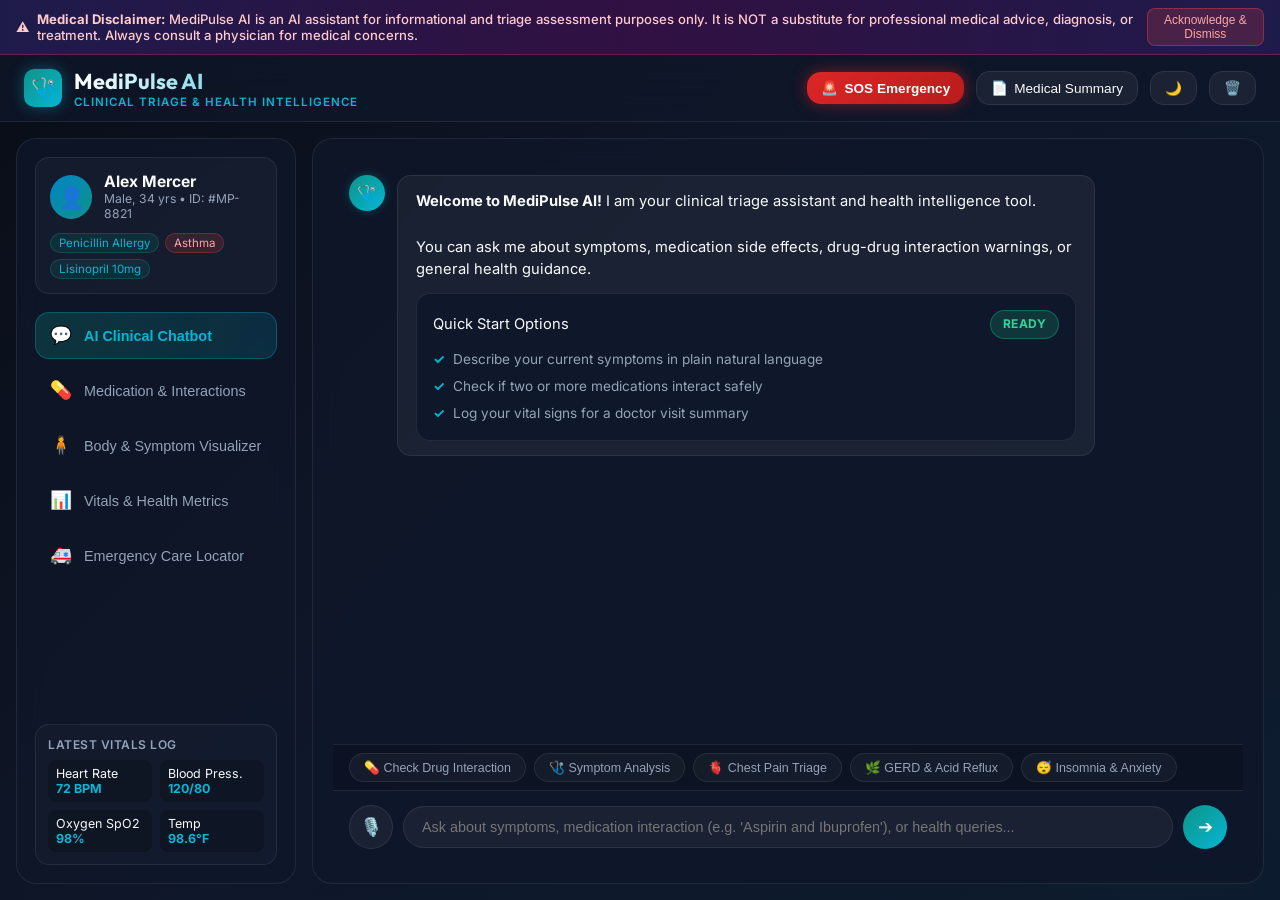
<file: index.html>
<!DOCTYPE html>
<html lang="en" data-theme="dark">
<head>
  <meta charset="UTF-8">
  <meta name="viewport" content="width=device-width, initial-scale=1.0">
  <title>MediPulse AI - Clinical Chatbot & Triage Assistant</title>
  <link rel="stylesheet" href="styles.css">
</head>
<body>

  <!-- Medical Disclaimer Header -->
  <div class="disclaimer-banner" id="disclaimerBanner">
    <div class="disclaimer-text">
      <span>⚠️</span>
      <span><strong>Medical Disclaimer:</strong> MediPulse AI is an AI assistant for informational and triage assessment purposes only. It is NOT a substitute for professional medical advice, diagnosis, or treatment. Always consult a physician for medical concerns.</span>
    </div>
    <button class="disclaimer-btn" onclick="document.getElementById('disclaimerBanner').style.display='none'">Acknowledge & Dismiss</button>
  </div>

  <!-- App Top Navigation Bar -->
  <header class="app-header">
    <div class="brand-container">
      <div class="brand-logo">🩺</div>
      <div>
        <div class="brand-title">MediPulse AI</div>
        <div class="brand-subtitle">Clinical Triage & Health Intelligence</div>
      </div>
    </div>

    <div class="header-controls">
      <button class="icon-btn sos-btn-pulse" onclick="switchTab('tab-emergency')">
        <span>🚨</span> SOS Emergency
      </button>
      <button class="icon-btn" onclick="openReportModal()" title="Export Summary Report">
        <span>📄</span> Medical Summary
      </button>
      <button class="icon-btn" id="themeToggleBtn" onclick="toggleTheme()" title="Toggle Dark/Light Mode">
        <span>🌙</span>
      </button>
      <button class="icon-btn" onclick="clearChatHistory()" title="Clear Chat Transcript">
        <span>🗑️</span>
      </button>
    </div>
  </header>

  <!-- Main Layout -->
  <div class="main-app-container">

    <!-- Left Navigation Sidebar -->
    <aside class="sidebar-panel">
      <!-- Patient Context Profile -->
      <div class="patient-profile-card">
        <div class="patient-avatar-row">
          <div class="patient-avatar">👤</div>
          <div>
            <div class="patient-info-name">Alex Mercer</div>
            <div class="patient-info-meta">Male, 34 yrs • ID: #MP-8821</div>
          </div>
        </div>
        <div class="patient-tags">
          <span class="tag-badge">Penicillin Allergy</span>
          <span class="tag-badge allergy">Asthma</span>
          <span class="tag-badge">Lisinopril 10mg</span>
        </div>
      </div>

      <!-- Navigation Tabs -->
      <nav class="nav-menu">
        <button class="nav-tab-btn active" onclick="switchTab('tab-chat')" id="nav-tab-chat">
          <span class="tab-icon">💬</span> AI Clinical Chatbot
        </button>
        <button class="nav-tab-btn" onclick="switchTab('tab-meds')" id="nav-tab-meds">
          <span class="tab-icon">💊</span> Medication & Interactions
        </button>
        <button class="nav-tab-btn" onclick="switchTab('tab-symptoms')" id="nav-tab-symptoms">
          <span class="tab-icon">🧍</span> Body & Symptom Visualizer
        </button>
        <button class="nav-tab-btn" onclick="switchTab('tab-vitals')" id="nav-tab-vitals">
          <span class="tab-icon">📊</span> Vitals & Health Metrics
        </button>
        <button class="nav-tab-btn" onclick="switchTab('tab-emergency')" id="nav-tab-emergency">
          <span class="tab-icon">🚑</span> Emergency Care Locator
        </button>
      </nav>

      <!-- Mini Vitals Snapshot Box -->
      <div class="vitals-mini-box">
        <div class="vitals-mini-title">Latest Vitals Log</div>
        <div class="vitals-mini-grid">
          <div class="vitals-mini-item">
            <div>Heart Rate</div>
            <div class="vitals-mini-val" id="miniBpm">72 BPM</div>
          </div>
          <div class="vitals-mini-item">
            <div>Blood Press.</div>
            <div class="vitals-mini-val" id="miniBp">120/80</div>
          </div>
          <div class="vitals-mini-item">
            <div>Oxygen SpO2</div>
            <div class="vitals-mini-val" id="miniSpo2">98%</div>
          </div>
          <div class="vitals-mini-item">
            <div>Temp</div>
            <div class="vitals-mini-val" id="miniTemp">98.6°F</div>
          </div>
        </div>
      </div>
    </aside>

    <!-- Main Workspace Content Area -->
    <main class="content-panel-container">

      <!-- TAB 1: AI Chatbot -->
      <section class="tab-content active" id="tab-chat">
        <div class="chat-window">
          <div class="messages-scroll-area" id="messagesArea">
            <!-- Initial AI Welcome Message -->
            <div class="chat-bubble ai-msg">
              <div class="avatar-icon">🩺</div>
              <div class="bubble-content">
                <strong>Welcome to MediPulse AI!</strong> I am your clinical triage assistant and health intelligence tool.<br><br>
                You can ask me about symptoms, medication side effects, drug-drug interaction warnings, or general health guidance.
                <div class="response-card">
                  <div class="response-header">
                    <span>Quick Start Options</span>
                    <span class="triage-badge safe">Ready</span>
                  </div>
                  <ul class="action-checklist">
                    <li>Describe your current symptoms in plain natural language</li>
                    <li>Check if two or more medications interact safely</li>
                    <li>Log your vital signs for a doctor visit summary</li>
                  </ul>
                </div>
              </div>
            </div>
          </div>

          <!-- Quick Action Prompts -->
          <div class="quick-prompts-bar" id="quickPromptsContainer">
            <!-- Populated via app.js -->
          </div>

          <!-- Chat Input Bar -->
          <div class="chat-input-bar">
            <button class="mic-btn" id="micBtn" onclick="toggleVoiceInput()" title="Voice Speech Input">
              🎙️
            </button>
            <input type="text" class="chat-input-field" id="userInput" placeholder="Ask about symptoms, medication interaction (e.g. 'Aspirin and Ibuprofen'), or health queries..." onkeydown="handleKeyPress(event)">
            <button class="send-btn" onclick="sendMessage()" title="Send Message">
              ➔
            </button>
          </div>
        </div>
      </section>

      <!-- TAB 2: Medication & Drug Interaction Tracker -->
      <section class="tab-content" id="tab-meds">
        <div class="section-title-row">
          <div>
            <h2>Medication Cabinet & Drug Interaction Checker</h2>
            <p style="font-size:0.85rem; color:var(--text-muted);">Manage your active prescriptions, analyze drug-drug safety hazards, and check dosage recommendations.</p>
          </div>
          <button class="icon-btn" onclick="checkCabinetInteractions()">
            <span>⚡</span> Scan Cabinet Interactions
          </button>
        </div>

        <div class="meds-grid-layout">
          <!-- Add / Search Prescriptions -->
          <div class="meds-card-box">
            <h3>Add Medication to Cabinet</h3>
            <div style="margin-top: 12px;">
              <label style="font-size: 0.8rem; color: var(--text-muted);">Select or type drug name:</label>
              <input type="text" class="med-search-input" id="medSearchInput" placeholder="e.g. Aspirin, Ibuprofen, Lisinopril, Warfarin..." list="medsDatalist">
              <datalist id="medsDatalist"></datalist>

              <div style="display: flex; gap: 8px; margin-top: 8px;">
                <input type="text" class="med-search-input" id="medDosageInput" placeholder="Dosage (e.g. 200mg daily)" style="flex: 1;">
                <button class="icon-btn" style="background: var(--primary-teal); color: white; border: none; height: 38px;" onclick="addMedicationFromInput()">
                  + Add Drug
                </button>
              </div>
            </div>

            <!-- Drug Interaction Scanner Box -->
            <div style="margin-top: 24px;">
              <h3>Multi-Drug Interaction Analysis</h3>
              <p style="font-size: 0.8rem; color: var(--text-muted); margin-bottom: 8px;">Select drugs to evaluate potential pharmacological conflicts:</p>
              <div id="interactionCheckboxes" style="display: flex; flex-direction: column; gap: 6px; max-height: 160px; overflow-y: auto;">
                <!-- Populated dynamically -->
              </div>
              <button class="icon-btn" style="margin-top: 12px; width: 100%; justify-content: center; background: rgba(6, 182, 212, 0.15); border-color: var(--accent-cyan); color: var(--accent-cyan);" onclick="analyzeSelectedInteractions()">
                🔬 Run Clinical Interaction Analysis
              </button>
            </div>
          </div>

          <!-- Active Cabinet & Interaction Alerts -->
          <div class="meds-card-box">
            <h3>My Active Prescription Cabinet (<span id="cabinetCount">0</span>)</h3>
            <div class="cabinet-list" id="cabinetListContainer" style="margin-top: 12px;">
              <!-- Dynamic Cabinet Items -->
            </div>

            <!-- Interaction Warning Box Output -->
            <div id="interactionAlertOutput" style="display: none;">
              <!-- Dynamic Alert Card -->
            </div>
          </div>
        </div>
      </section>

      <!-- TAB 3: Body & Symptom Visualizer -->
      <section class="tab-content" id="tab-symptoms">
        <div class="section-title-row">
          <div>
            <h2>Interactive Body Region & Symptom Triage Tool</h2>
            <p style="font-size:0.85rem; color:var(--text-muted);">Select body regions to isolate symptoms, rate pain levels, and receive automated clinical triage suggestions.</p>
          </div>
        </div>

        <div class="body-map-container">
          <!-- Body Region Selector Grid -->
          <div>
            <h3>1. Select Affected Body Area</h3>
            <div class="body-regions-grid" id="bodyRegionsContainer" style="margin-top: 12px;">
              <!-- Dynamic Body Cards -->
            </div>

            <!-- Specific Symptoms Checklist -->
            <div style="margin-top: 20px;">
              <h3>2. Select Associated Symptoms</h3>
              <div id="symptomsChecklistContainer" style="display: flex; flex-wrap: wrap; gap: 8px; margin-top: 10px;">
                <p style="font-size: 0.85rem; color: var(--text-muted);">Select a body region above to display symptoms.</p>
              </div>
            </div>

            <!-- Pain Scale Slider -->
            <div class="pain-scale-group" style="margin-top: 24px;">
              <div style="display: flex; justify-content: space-between; align-items: center; margin-bottom: 6px;">
                <label style="font-size: 0.9rem; font-weight: 600;">Pain Severity Scale (1 - 10):</label>
                <span id="painValueLabel" style="font-weight: 700; color: var(--accent-cyan); font-size: 1.1rem;">5 / 10 (Moderate)</span>
              </div>
              <input type="range" min="1" max="10" value="5" class="range-slider" id="painSlider" oninput="updatePainLabel(this.value)">
            </div>

            <button class="icon-btn" style="width: 100%; justify-content: center; background: linear-gradient(135deg, var(--primary-teal), var(--accent-cyan)); color: white; padding: 12px; font-size: 1rem;" onclick="generateTriageFromVisualizer()">
              🩺 Generate Clinical Assessment
            </button>
          </div>

          <!-- Triage Assessment Result Output -->
          <div class="meds-card-box" id="triageResultBox">
            <h3>Clinical Triage Assessment</h3>
            <div style="margin-top: 12px; color: var(--text-muted); font-size: 0.88rem;" id="triageResultContent">
              Select body areas and symptoms on the left to run an automated triage assessment.
            </div>
          </div>
        </div>
      </section>

      <!-- TAB 4: Health Vitals & Metric Tracker -->
      <section class="tab-content" id="tab-vitals">
        <div class="section-title-row">
          <div>
            <h2>Health Vitals & Biometric Tracker</h2>
            <p style="font-size:0.85rem; color:var(--text-muted);">Log biometrics, track physiological trends, and keep records for your medical provider.</p>
          </div>
        </div>

        <div class="vitals-grid">
          <div class="vital-card">
            <div style="font-size: 24px;">❤️</div>
            <div style="font-size: 0.85rem; color: var(--text-muted);">Heart Rate</div>
            <div class="vital-value" id="valHeartRate">72 <span style="font-size:0.9rem;">BPM</span></div>
            <div style="font-size: 0.75rem; color: var(--severity-safe);">Normal Resting</div>
          </div>

          <div class="vital-card">
            <div style="font-size: 24px;">🩸</div>
            <div style="font-size: 0.85rem; color: var(--text-muted);">Blood Pressure</div>
            <div class="vital-value" id="valBp">120/80 <span style="font-size:0.9rem;">mmHg</span></div>
            <div style="font-size: 0.75rem; color: var(--severity-safe);">Optimal Range</div>
          </div>

          <div class="vital-card">
            <div style="font-size: 24px;">🫁</div>
            <div style="font-size: 0.85rem; color: var(--text-muted);">Blood Oxygen</div>
            <div class="vital-value" id="valSpo2">98 <span style="font-size:0.9rem;">%</span></div>
            <div style="font-size: 0.75rem; color: var(--severity-safe);">Normal Oxygenation</div>
          </div>

          <div class="vital-card">
            <div style="font-size: 24px;">🌡️</div>
            <div style="font-size: 0.85rem; color: var(--text-muted);">Temperature</div>
            <div class="vital-value" id="valTemp">98.6 <span style="font-size:0.9rem;">°F</span></div>
            <div style="font-size: 0.75rem; color: var(--severity-safe);">Afebrile</div>
          </div>
        </div>

        <!-- Log New Vitals Form -->
        <div class="meds-card-box">
          <h3>Update Vitals Log</h3>
          <div style="display: grid; grid-template-columns: repeat(auto-fit, minmax(140px, 1fr)); gap: 12px; margin-top: 14px;">
            <div>
              <label style="font-size: 0.78rem; color: var(--text-muted);">Heart Rate (BPM)</label>
              <input type="number" class="med-search-input" id="inputBpm" placeholder="72">
            </div>
            <div>
              <label style="font-size: 0.78rem; color: var(--text-muted);">Systolic (mmHg)</label>
              <input type="number" class="med-search-input" id="inputSys" placeholder="120">
            </div>
            <div>
              <label style="font-size: 0.78rem; color: var(--text-muted);">Diastolic (mmHg)</label>
              <input type="number" class="med-search-input" id="inputDia" placeholder="80">
            </div>
            <div>
              <label style="font-size: 0.78rem; color: var(--text-muted);">SpO2 (%)</label>
              <input type="number" class="med-search-input" id="inputSpo2" placeholder="98">
            </div>
            <div>
              <label style="font-size: 0.78rem; color: var(--text-muted);">Temp (°F)</label>
              <input type="number" step="0.1" class="med-search-input" id="inputTemp" placeholder="98.6">
            </div>
          </div>
          <button class="icon-btn" style="margin-top: 12px; background: var(--primary-teal); color: white; border: none; padding: 10px 20px;" onclick="saveVitalsLog()">
            💾 Update Vitals Record
          </button>
        </div>
      </section>

      <!-- TAB 5: Emergency SOS & Care Locator -->
      <section class="tab-content" id="tab-emergency">
        <div style="background: rgba(239, 68, 68, 0.15); border: 1px solid rgba(239, 68, 68, 0.4); border-radius: var(--radius-lg); padding: 20px; text-align: center; margin-bottom: 20px;">
          <h2 style="color: #fca5a5; font-size: 1.5rem;">🚨 Medical Emergency Alert Hotline</h2>
          <p style="font-size: 0.9rem; color: #fecaca; margin-top: 6px;">If you or someone around you is experiencing life-threatening symptoms (crushing chest pain, severe shortness of breath, sudden numbness, unconsciousness), act immediately!</p>
          <div style="display: flex; justify-content: center; gap: 16px; margin-top: 16px; flex-wrap: wrap;">
            <a href="tel:911" class="icon-btn sos-btn-pulse" style="padding: 12px 24px; font-size: 1.1rem; text-decoration: none;">
              📞 Call 911 (US Emergency)
            </a>
            <a href="tel:112" class="icon-btn" style="background: rgba(239, 68, 68, 0.3); border-color: red; color: white; padding: 12px 24px; font-size: 1.1rem; text-decoration: none;">
              📞 Call 112 (EU / Global)
            </a>
            <a href="tel:18002221222" class="icon-btn" style="background: rgba(234, 179, 8, 0.2); border-color: gold; color: #fde047; padding: 12px 24px; font-size: 0.95rem; text-decoration: none;">
              🧪 Poison Control Hotline
            </a>
            <a href="tel:988" class="icon-btn" style="background: rgba(59, 130, 246, 0.2); border-color: #3b82f6; color: #93c5fd; padding: 12px 24px; font-size: 0.95rem; text-decoration: none;">
              🧠 988 Suicide & Crisis Lifeline
            </a>
          </div>
        </div>

        <div class="meds-card-box">
          <h3>📍 Simulated Nearby Urgent Care & ER Locator</h3>
          <p style="font-size: 0.85rem; color: var(--text-muted); margin-bottom: 12px;">Real-time estimated distance and emergency room triage wait times:</p>

          <div style="display: flex; flex-direction: column; gap: 10px;">
            <div class="cabinet-item">
              <div>
                <h4 style="color: var(--text-main);">St. Jude Regional Medical Center - Emergency Dept</h4>
                <p style="font-size: 0.8rem; color: var(--text-muted);">1.4 miles away • 24/7 Level 1 Trauma Center</p>
              </div>
              <div style="text-align: right;">
                <span class="triage-badge safe">Wait: ~12 mins</span>
                <button class="icon-btn" style="margin-top: 4px; font-size: 0.75rem;" onclick="alert('Opening navigation directions...')">🗺️ Directions</button>
              </div>
            </div>

            <div class="cabinet-item">
              <div>
                <h4 style="color: var(--text-main);">Mercy Urgent Care Clinic</h4>
                <p style="font-size: 0.8rem; color: var(--text-muted);">2.8 miles away • Open until 10:00 PM</p>
              </div>
              <div style="text-align: right;">
                <span class="triage-badge moderate">Wait: ~25 mins</span>
                <button class="icon-btn" style="margin-top: 4px; font-size: 0.75rem;" onclick="alert('Opening navigation directions...')">🗺️ Directions</button>
              </div>
            </div>

            <div class="cabinet-item">
              <div>
                <h4 style="color: var(--text-main);">University Health Emergency Pavilion</h4>
                <p style="font-size: 0.8rem; color: var(--text-muted);">4.1 miles away • 24/7 Stroke & Cardiac Specialty</p>
              </div>
              <div style="text-align: right;">
                <span class="triage-badge safe">Wait: ~8 mins</span>
                <button class="icon-btn" style="margin-top: 4px; font-size: 0.75rem;" onclick="alert('Opening navigation directions...')">🗺️ Directions</button>
              </div>
            </div>
          </div>
        </div>
      </section>

    </main>
  </div>

  <!-- Medical Report Export Modal -->
  <div class="modal-overlay" id="reportModal">
    <div class="modal-content">
      <div style="display: flex; justify-content: space-between; align-items: center; border-bottom: 1px solid var(--panel-border); padding-bottom: 12px;">
        <h3>📄 Doctor Visit Medical Summary Report</h3>
        <button class="icon-btn" onclick="closeReportModal()">✕</button>
      </div>

      <div id="reportPrintArea" style="padding: 16px 0; font-size: 0.9rem; line-height: 1.6;">
        <!-- Dynamically generated summary -->
      </div>

      <div style="display: flex; justify-content: flex-end; gap: 12px; border-top: 1px solid var(--panel-border); padding-top: 12px;">
        <button class="icon-btn" onclick="window.print()">🖨️ Print / Save as PDF</button>
        <button class="icon-btn" style="background: var(--primary-teal); color: white; border: none;" onclick="closeReportModal()">Close</button>
      </div>
    </div>
  </div>

  <!-- Emergency Red Flag Alert Modal -->
  <div class="modal-overlay" id="emergencyModal">
    <div class="modal-content" style="border-color: #ef4444; background: #1c0a0a;">
      <div style="text-align: center; padding: 12px;">
        <div style="font-size: 48px;">🚨</div>
        <h2 style="color: #fca5a5; font-size: 1.6rem; margin-top: 8px;">EMERGENCY RED FLAG DETECTED</h2>
        <p style="font-size: 0.95rem; color: #fecaca; margin-top: 10px;" id="emergencyModalText">
          Your input contains signs associated with a potentially life-threatening medical emergency.
        </p>
        <div style="background: rgba(239, 68, 68, 0.2); border: 1px solid red; padding: 12px; border-radius: var(--radius-md); margin: 16px 0; text-align: left;">
          <strong style="color: white;">Recommended Immediate Action:</strong>
          <ul style="color: #fecaca; margin-left: 20px; margin-top: 6px; font-size: 0.88rem;">
            <li>Call 911 or your local emergency dispatch service immediately.</li>
            <li>Do not attempt to drive yourself if experiencing severe pain or shortness of breath.</li>
            <li>Unlock front door so emergency responders can access your location.</li>
          </ul>
        </div>
        <div style="display: flex; justify-content: center; gap: 12px;">
          <a href="tel:911" class="icon-btn sos-btn-pulse" style="padding: 10px 20px; text-decoration: none;">📞 Dial 911 Now</a>
          <button class="icon-btn" onclick="document.getElementById('emergencyModal').classList.remove('active')">Dismiss Alert</button>
        </div>
      </div>
    </div>
  </div>

  <script src="medical-data.js"></script>
  <script src="app.js"></script>
</body>
</html>
</file>
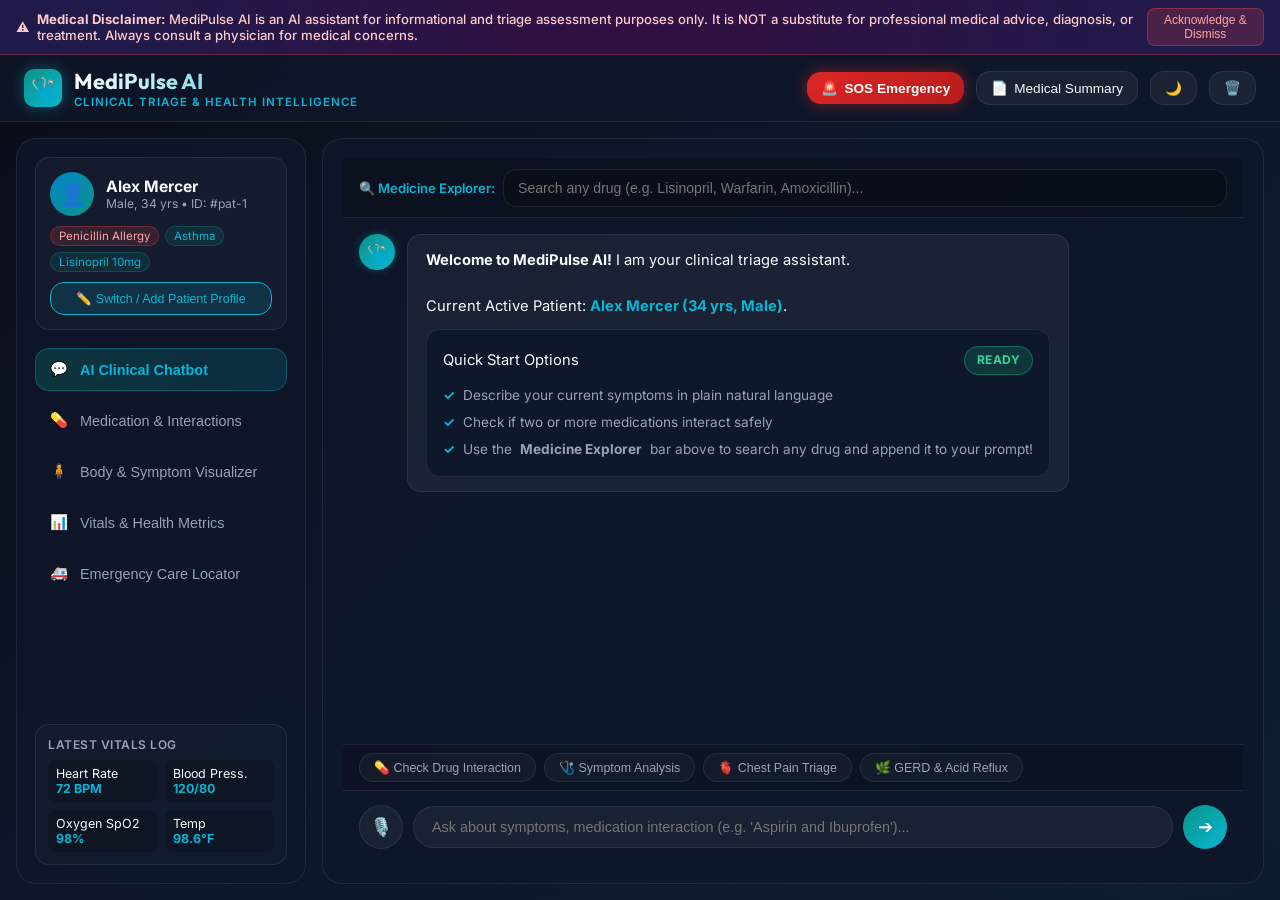
<file: medipulse_ai.html>
<!DOCTYPE html>
<html lang="en" data-theme="dark">
<head>
  <meta charset="UTF-8">
  <meta name="viewport" content="width=device-width, initial-scale=1.0">
  <title>MediPulse AI - Self-Contained Medical Chatbot & Triage Assistant</title>
  <link rel="stylesheet" href="https://fonts.googleapis.com/css2?family=Inter:wght@300;400;500;600;700&family=Outfit:wght@400;500;600;700;800&display=swap">
  <style>
    /* MediPulse AI - Modern Medical Glassmorphism Design System */
    :root {
      --bg-gradient: linear-gradient(135deg, #090d16 0%, #0f172a 50%, #0c1c2e 100%);
      --panel-bg: rgba(15, 23, 42, 0.75);
      --panel-border: rgba(255, 255, 255, 0.08);
      --glass-glow: rgba(13, 148, 136, 0.15);
      
      --primary-teal: #0d9488;
      --primary-teal-hover: #14b8a6;
      --accent-cyan: #06b6d4;
      --accent-blue: #3b82f6;
      
      --text-main: #f8fafc;
      --text-muted: #94a3b8;
      --text-dim: #64748b;
      
      --severity-emergency: #ef4444;
      --severity-warning: #f59e0b;
      --severity-moderate: #eab308;
      --severity-safe: #10b981;
      
      --radius-sm: 8px;
      --radius-md: 14px;
      --radius-lg: 20px;
      --radius-full: 9999px;

      --shadow-sm: 0 4px 6px -1px rgba(0, 0, 0, 0.3);
      --shadow-glow: 0 0 25px rgba(6, 182, 212, 0.25);
      --transition: all 0.25s cubic-bezier(0.4, 0, 0.2, 1);
    }

    [data-theme="light"] {
      --bg-gradient: linear-gradient(135deg, #f0fdfa 0%, #e0f2fe 50%, #f1f5f9 100%);
      --panel-bg: rgba(255, 255, 255, 0.85);
      --panel-border: rgba(0, 0, 0, 0.08);
      --glass-glow: rgba(13, 148, 136, 0.1);
      --text-main: #0f172a;
      --text-muted: #475569;
      --text-dim: #94a3b8;
    }

    * {
      box-sizing: border-box;
      margin: 0;
      padding: 0;
    }

    body {
      font-family: 'Inter', sans-serif;
      background: var(--bg-gradient);
      color: var(--text-main);
      min-height: 100vh;
      display: flex;
      flex-direction: column;
      overflow-x: hidden;
    }

    h1, h2, h3, h4, h5, .brand-title {
      font-family: 'Outfit', sans-serif;
    }

    .disclaimer-banner {
      background: linear-gradient(90deg, #1e1b4b 0%, #311042 50%, #1e1b4b 100%);
      border-bottom: 1px solid rgba(239, 68, 68, 0.3);
      color: #fecaca;
      font-size: 0.82rem;
      padding: 8px 16px;
      display: flex;
      align-items: center;
      justify-content: space-between;
      gap: 12px;
      z-index: 100;
    }

    .disclaimer-text {
      display: flex;
      align-items: center;
      gap: 8px;
      font-weight: 500;
    }

    .disclaimer-btn {
      background: rgba(239, 68, 68, 0.2);
      border: 1px solid rgba(239, 68, 68, 0.4);
      color: #fca5a5;
      padding: 4px 10px;
      border-radius: var(--radius-sm);
      font-size: 0.75rem;
      cursor: pointer;
      transition: var(--transition);
    }

    .disclaimer-btn:hover {
      background: rgba(239, 68, 68, 0.4);
    }

    .app-header {
      backdrop-filter: blur(16px);
      background: var(--panel-bg);
      border-bottom: 1px solid var(--panel-border);
      padding: 12px 24px;
      display: flex;
      align-items: center;
      justify-content: space-between;
      position: sticky;
      top: 0;
      z-index: 90;
    }

    .brand-container {
      display: flex;
      align-items: center;
      gap: 12px;
    }

    .brand-logo {
      width: 38px;
      height: 38px;
      background: linear-gradient(135deg, var(--primary-teal), var(--accent-cyan));
      border-radius: 10px;
      display: flex;
      align-items: center;
      justify-content: center;
      font-size: 20px;
      box-shadow: 0 0 15px rgba(6, 182, 212, 0.4);
    }

    .brand-title {
      font-size: 1.35rem;
      font-weight: 700;
      background: linear-gradient(90deg, #ffffff, var(--accent-cyan));
      -webkit-background-clip: text;
      -webkit-text-fill-color: transparent;
    }

    .brand-subtitle {
      font-size: 0.72rem;
      color: var(--accent-cyan);
      font-weight: 600;
      letter-spacing: 1px;
      text-transform: uppercase;
    }

    .header-controls {
      display: flex;
      align-items: center;
      gap: 12px;
    }

    .icon-btn {
      background: rgba(255, 255, 255, 0.05);
      border: 1px solid var(--panel-border);
      color: var(--text-main);
      padding: 8px 14px;
      border-radius: var(--radius-md);
      cursor: pointer;
      display: flex;
      align-items: center;
      gap: 6px;
      font-size: 0.85rem;
      font-weight: 500;
      transition: var(--transition);
    }

    .icon-btn:hover {
      background: rgba(255, 255, 255, 0.12);
      border-color: var(--accent-cyan);
    }

    .sos-btn-pulse {
      background: linear-gradient(135deg, #dc2626, #b91c1c);
      border: none;
      color: white;
      font-weight: 700;
      box-shadow: 0 0 15px rgba(220, 38, 38, 0.5);
      animation: pulse-red 2s infinite;
    }

    @keyframes pulse-red {
      0% { box-shadow: 0 0 0 0 rgba(220, 38, 38, 0.7); }
      70% { box-shadow: 0 0 0 12px rgba(220, 38, 38, 0); }
      100% { box-shadow: 0 0 0 0 rgba(220, 38, 38, 0); }
    }

    .main-app-container {
      display: grid;
      grid-template-columns: 290px 1fr;
      flex: 1;
      max-width: 1600px;
      width: 100%;
      margin: 0 auto;
      padding: 16px;
      gap: 16px;
      height: calc(100vh - 95px);
    }

    .sidebar-panel {
      background: var(--panel-bg);
      backdrop-filter: blur(12px);
      border: 1px solid var(--panel-border);
      border-radius: var(--radius-lg);
      padding: 18px;
      display: flex;
      flex-direction: column;
      gap: 18px;
      overflow-y: auto;
    }

    .patient-profile-card {
      background: rgba(255, 255, 255, 0.03);
      border: 1px solid var(--panel-border);
      border-radius: var(--radius-md);
      padding: 14px;
      position: relative;
    }

    .patient-avatar-row {
      display: flex;
      align-items: center;
      gap: 12px;
      margin-bottom: 10px;
    }

    .patient-avatar {
      width: 44px;
      height: 44px;
      border-radius: 50%;
      background: linear-gradient(135deg, #0284c7, #0d9488);
      display: flex;
      align-items: center;
      justify-content: center;
      font-size: 22px;
    }

    .patient-info-name {
      font-weight: 700;
      font-size: 0.98rem;
    }

    .patient-info-meta {
      font-size: 0.76rem;
      color: var(--text-muted);
    }

    .patient-tags {
      display: flex;
      flex-wrap: wrap;
      gap: 6px;
      margin-top: 8px;
    }

    .tag-badge {
      background: rgba(13, 148, 136, 0.15);
      border: 1px solid rgba(13, 148, 136, 0.3);
      color: var(--accent-cyan);
      font-size: 0.72rem;
      padding: 2px 8px;
      border-radius: var(--radius-full);
    }

    .tag-badge.allergy {
      background: rgba(239, 68, 68, 0.15);
      border-color: rgba(239, 68, 68, 0.3);
      color: #fca5a5;
    }

    .nav-menu {
      display: flex;
      flex-direction: column;
      gap: 8px;
    }

    .nav-tab-btn {
      background: transparent;
      border: 1px solid transparent;
      color: var(--text-muted);
      padding: 12px 14px;
      border-radius: var(--radius-md);
      cursor: pointer;
      display: flex;
      align-items: center;
      gap: 12px;
      font-size: 0.9rem;
      font-weight: 500;
      transition: var(--transition);
      text-align: left;
    }

    .nav-tab-btn:hover {
      background: rgba(255, 255, 255, 0.05);
      color: var(--text-main);
    }

    .nav-tab-btn.active {
      background: linear-gradient(90deg, rgba(13, 148, 136, 0.25), rgba(6, 182, 212, 0.15));
      border: 1px solid rgba(6, 182, 212, 0.3);
      color: var(--accent-cyan);
      font-weight: 600;
    }

    .vitals-mini-box {
      margin-top: auto;
      background: rgba(255, 255, 255, 0.02);
      border: 1px solid var(--panel-border);
      border-radius: var(--radius-md);
      padding: 12px;
    }

    .vitals-mini-title {
      font-size: 0.75rem;
      color: var(--text-muted);
      text-transform: uppercase;
      letter-spacing: 0.5px;
      margin-bottom: 8px;
      font-weight: 600;
    }

    .vitals-mini-grid {
      display: grid;
      grid-template-columns: 1fr 1fr;
      gap: 8px;
    }

    .vitals-mini-item {
      background: rgba(0, 0, 0, 0.2);
      padding: 6px 8px;
      border-radius: var(--radius-sm);
      font-size: 0.78rem;
    }

    .vitals-mini-val {
      font-weight: 700;
      color: var(--accent-cyan);
    }

    .content-panel-container {
      background: var(--panel-bg);
      backdrop-filter: blur(12px);
      border: 1px solid var(--panel-border);
      border-radius: var(--radius-lg);
      display: flex;
      flex-direction: column;
      overflow: hidden;
      position: relative;
    }

    .tab-content {
      display: none;
      flex: 1;
      flex-direction: column;
      height: 100%;
      overflow-y: auto;
      padding: 20px;
    }

    .tab-content.active {
      display: flex;
    }

    .chat-window {
      flex: 1;
      display: flex;
      flex-direction: column;
      overflow: hidden;
    }

    .messages-scroll-area {
      flex: 1;
      overflow-y: auto;
      padding: 16px;
      display: flex;
      flex-direction: column;
      gap: 16px;
      scroll-behavior: smooth;
    }

    .chat-bubble {
      display: flex;
      gap: 12px;
      max-width: 85%;
      animation: fadeIn 0.3s ease-out;
    }

    @keyframes fadeIn {
      from { opacity: 0; transform: translateY(6px); }
      to { opacity: 1; transform: translateY(0); }
    }

    .chat-bubble.user-msg {
      align-self: flex-end;
      flex-direction: row-reverse;
    }

    .avatar-icon {
      width: 36px;
      height: 36px;
      border-radius: 50%;
      display: flex;
      align-items: center;
      justify-content: center;
      flex-shrink: 0;
      font-size: 16px;
    }

    .user-msg .avatar-icon {
      background: var(--accent-blue);
    }

    .ai-msg .avatar-icon {
      background: linear-gradient(135deg, var(--primary-teal), var(--accent-cyan));
      box-shadow: 0 0 10px rgba(6, 182, 212, 0.3);
    }

    .bubble-content {
      background: rgba(255, 255, 255, 0.05);
      border: 1px solid var(--panel-border);
      border-radius: var(--radius-md);
      padding: 14px 18px;
      line-height: 1.55;
      font-size: 0.92rem;
    }

    .user-msg .bubble-content {
      background: linear-gradient(135deg, #1e3a8a, #1d4ed8);
      border-color: rgba(59, 130, 246, 0.4);
      color: #ffffff;
    }

    .response-card {
      background: rgba(15, 23, 42, 0.85);
      border: 1px solid var(--panel-border);
      border-radius: var(--radius-md);
      padding: 16px;
      margin-top: 12px;
    }

    .response-header {
      display: flex;
      align-items: center;
      justify-content: space-between;
      margin-bottom: 10px;
    }

    .triage-badge {
      padding: 4px 12px;
      border-radius: var(--radius-full);
      font-size: 0.75rem;
      font-weight: 700;
      text-transform: uppercase;
      letter-spacing: 0.5px;
    }

    .triage-badge.safe { background: rgba(16, 185, 129, 0.2); color: #34d399; border: 1px solid rgba(16, 185, 129, 0.4); }
    .triage-badge.moderate { background: rgba(234, 179, 8, 0.2); color: #fde047; border: 1px solid rgba(234, 179, 8, 0.4); }
    .triage-badge.warning { background: rgba(245, 158, 11, 0.2); color: #fbbf24; border: 1px solid rgba(245, 158, 11, 0.4); }
    .triage-badge.emergency { background: rgba(239, 68, 68, 0.25); color: #fca5a5; border: 1px solid rgba(239, 68, 68, 0.6); animation: pulse-red 2s infinite; }

    .differential-list {
      margin: 10px 0;
      display: flex;
      flex-direction: column;
      gap: 8px;
    }

    .diff-item {
      background: rgba(255, 255, 255, 0.03);
      padding: 8px 12px;
      border-radius: var(--radius-sm);
      display: flex;
      align-items: center;
      justify-content: space-between;
      font-size: 0.85rem;
    }

    .progress-bar-bg {
      width: 80px;
      height: 6px;
      background: rgba(255, 255, 255, 0.1);
      border-radius: var(--radius-full);
      overflow: hidden;
    }

    .progress-bar-fill {
      height: 100%;
      background: linear-gradient(90deg, var(--primary-teal), var(--accent-cyan));
    }

    .action-checklist {
      list-style: none;
      margin-top: 10px;
      display: flex;
      flex-direction: column;
      gap: 6px;
    }

    .action-checklist li {
      display: flex;
      align-items: center;
      gap: 8px;
      font-size: 0.85rem;
      color: var(--text-muted);
    }

    .action-checklist li::before {
      content: "✓";
      color: var(--accent-cyan);
      font-weight: bold;
    }

    .quick-prompts-bar {
      display: flex;
      gap: 8px;
      padding: 8px 16px;
      overflow-x: auto;
      border-top: 1px solid var(--panel-border);
      background: rgba(0, 0, 0, 0.15);
    }

    .prompt-chip {
      background: rgba(255, 255, 255, 0.04);
      border: 1px solid var(--panel-border);
      color: var(--text-muted);
      padding: 6px 14px;
      border-radius: var(--radius-full);
      font-size: 0.78rem;
      cursor: pointer;
      white-space: nowrap;
      transition: var(--transition);
    }

    .prompt-chip:hover {
      background: rgba(6, 182, 212, 0.15);
      border-color: var(--accent-cyan);
      color: var(--accent-cyan);
    }

    .chat-input-bar {
      display: flex;
      align-items: center;
      gap: 10px;
      padding: 14px 16px;
      background: rgba(15, 23, 42, 0.9);
      border-top: 1px solid var(--panel-border);
    }

    .chat-input-field {
      flex: 1;
      background: rgba(255, 255, 255, 0.05);
      border: 1px solid var(--panel-border);
      color: var(--text-main);
      padding: 12px 18px;
      border-radius: var(--radius-full);
      font-size: 0.9rem;
      outline: none;
      transition: var(--transition);
    }

    .chat-input-field:focus {
      border-color: var(--accent-cyan);
      box-shadow: 0 0 12px rgba(6, 182, 212, 0.25);
    }

    .send-btn {
      background: linear-gradient(135deg, var(--primary-teal), var(--accent-cyan));
      border: none;
      color: white;
      width: 44px;
      height: 44px;
      border-radius: 50%;
      cursor: pointer;
      display: flex;
      align-items: center;
      justify-content: center;
      font-size: 18px;
      transition: var(--transition);
    }

    .send-btn:hover {
      transform: scale(1.05);
      box-shadow: var(--shadow-glow);
    }

    .mic-btn {
      background: rgba(255, 255, 255, 0.05);
      border: 1px solid var(--panel-border);
      color: var(--text-muted);
      width: 44px;
      height: 44px;
      border-radius: 50%;
      cursor: pointer;
      display: flex;
      align-items: center;
      justify-content: center;
      font-size: 18px;
      transition: var(--transition);
    }

    .mic-btn.recording {
      background: rgba(239, 68, 68, 0.3);
      color: #ef4444;
      border-color: #ef4444;
      animation: pulse-red 1.5s infinite;
    }

    .section-title-row {
      display: flex;
      align-items: center;
      justify-content: space-between;
      margin-bottom: 16px;
      padding-bottom: 12px;
      border-bottom: 1px solid var(--panel-border);
    }

    .meds-grid-layout {
      display: grid;
      grid-template-columns: 1fr 1fr;
      gap: 20px;
    }

    .meds-card-box {
      background: rgba(255, 255, 255, 0.03);
      border: 1px solid var(--panel-border);
      border-radius: var(--radius-md);
      padding: 18px;
    }

    .med-search-input {
      width: 100%;
      background: rgba(0, 0, 0, 0.2);
      border: 1px solid var(--panel-border);
      color: var(--text-main);
      padding: 10px 14px;
      border-radius: var(--radius-md);
      font-size: 0.88rem;
      margin-bottom: 12px;
    }

    .cabinet-list {
      display: flex;
      flex-direction: column;
      gap: 10px;
      max-height: 380px;
      overflow-y: auto;
    }

    .cabinet-item {
      background: rgba(255, 255, 255, 0.04);
      border: 1px solid var(--panel-border);
      border-radius: var(--radius-md);
      padding: 12px 14px;
      display: flex;
      align-items: center;
      justify-content: space-between;
    }

    .cabinet-item-info h4 {
      font-size: 0.95rem;
      color: var(--accent-cyan);
    }

    .cabinet-item-info p {
      font-size: 0.78rem;
      color: var(--text-muted);
    }

    .delete-med-btn {
      background: rgba(239, 68, 68, 0.15);
      border: 1px solid rgba(239, 68, 68, 0.3);
      color: #fca5a5;
      padding: 4px 8px;
      border-radius: var(--radius-sm);
      cursor: pointer;
    }

    .interaction-alert-box {
      background: rgba(239, 68, 68, 0.12);
      border: 1px solid rgba(239, 68, 68, 0.4);
      border-radius: var(--radius-md);
      padding: 16px;
      margin-top: 14px;
    }

    .interaction-alert-header {
      display: flex;
      align-items: center;
      gap: 8px;
      color: #fca5a5;
      font-weight: 700;
      font-size: 0.95rem;
      margin-bottom: 8px;
    }

    .body-map-container {
      display: grid;
      grid-template-columns: 2fr 1fr;
      gap: 20px;
    }

    .body-regions-grid {
      display: grid;
      grid-template-columns: repeat(auto-fill, minmax(180px, 1fr));
      gap: 12px;
    }

    .body-region-card {
      background: rgba(255, 255, 255, 0.03);
      border: 1px solid var(--panel-border);
      border-radius: var(--radius-md);
      padding: 16px;
      cursor: pointer;
      text-align: center;
      transition: var(--transition);
    }

    .body-region-card:hover, .body-region-card.selected {
      background: rgba(6, 182, 212, 0.15);
      border-color: var(--accent-cyan);
      transform: translateY(-2px);
    }

    .body-region-icon {
      font-size: 32px;
      margin-bottom: 8px;
    }

    .range-slider {
      width: 100%;
      accent-color: var(--accent-cyan);
    }

    .vitals-grid {
      display: grid;
      grid-template-columns: repeat(auto-fit, minmax(200px, 1fr));
      gap: 16px;
      margin-bottom: 24px;
    }

    .vital-card {
      background: rgba(255, 255, 255, 0.03);
      border: 1px solid var(--panel-border);
      border-radius: var(--radius-md);
      padding: 18px;
      text-align: center;
    }

    .vital-value {
      font-size: 1.8rem;
      font-weight: 800;
      color: var(--accent-cyan);
      margin: 8px 0;
    }

    .modal-overlay {
      position: fixed;
      top: 0; left: 0; right: 0; bottom: 0;
      background: rgba(0, 0, 0, 0.75);
      backdrop-filter: blur(8px);
      display: none;
      align-items: center;
      justify-content: center;
      z-index: 1000;
    }

    .modal-overlay.active {
      display: flex;
    }

    .modal-content {
      background: #0f172a;
      border: 1px solid var(--panel-border);
      border-radius: var(--radius-lg);
      max-width: 650px;
      width: 90%;
      max-height: 85vh;
      overflow-y: auto;
      padding: 24px;
    }

    @media (max-width: 960px) {
      .main-app-container {
        grid-template-columns: 1fr;
        height: auto;
      }
      .meds-grid-layout, .body-map-container {
        grid-template-columns: 1fr;
      }
    }
  </style>
</head>
<body>

  <!-- Medical Disclaimer Header -->
  <div class="disclaimer-banner" id="disclaimerBanner">
    <div class="disclaimer-text">
      <span>⚠️</span>
      <span><strong>Medical Disclaimer:</strong> MediPulse AI is an AI assistant for informational and triage assessment purposes only. It is NOT a substitute for professional medical advice, diagnosis, or treatment. Always consult a physician for medical concerns.</span>
    </div>
    <button class="disclaimer-btn" onclick="document.getElementById('disclaimerBanner').style.display='none'">Acknowledge & Dismiss</button>
  </div>

  <!-- App Top Navigation Bar -->
  <header class="app-header">
    <div class="brand-container">
      <div class="brand-logo">🩺</div>
      <div>
        <div class="brand-title">MediPulse AI</div>
        <div class="brand-subtitle">Clinical Triage & Health Intelligence</div>
      </div>
    </div>

    <div class="header-controls">
      <button class="icon-btn sos-btn-pulse" onclick="switchTab('tab-emergency')">
        <span>🚨</span> SOS Emergency
      </button>
      <button class="icon-btn" onclick="openReportModal()" title="Export Summary Report">
        <span>📄</span> Medical Summary
      </button>
      <button class="icon-btn" id="themeToggleBtn" onclick="toggleTheme()" title="Toggle Dark/Light Mode">
        <span>🌙</span>
      </button>
      <button class="icon-btn" onclick="clearChatHistory()" title="Clear Chat Transcript">
        <span>🗑️</span>
      </button>
    </div>
  </header>

  <!-- Main Layout -->
  <div class="main-app-container">

    <!-- Left Navigation Sidebar -->
    <aside class="sidebar-panel">
      <!-- Patient Context Profile Card -->
      <div class="patient-profile-card">
        <div class="patient-avatar-row">
          <div class="patient-avatar" id="patientAvatarDisplay">👤</div>
          <div>
            <div class="patient-info-name" id="patientNameDisplay">Alex Mercer</div>
            <div class="patient-info-meta" id="patientMetaDisplay">Male, 34 yrs • ID: #pat-1</div>
          </div>
        </div>
        <div class="patient-tags" id="patientTagsDisplay">
          <span class="tag-badge allergy">Penicillin Allergy</span>
          <span class="tag-badge">Asthma</span>
          <span class="tag-badge">Lisinopril 10mg</span>
        </div>
        <button class="icon-btn" style="margin-top: 10px; width: 100%; justify-content: center; font-size: 0.78rem; background: rgba(6,182,212,0.15); border-color: var(--accent-cyan); color: var(--accent-cyan);" onclick="openPatientModal()">
          ✏️ Switch / Add Patient Profile
        </button>
      </div>

      <!-- Navigation Tabs -->
      <nav class="nav-menu">
        <button class="nav-tab-btn active" onclick="switchTab('tab-chat')" id="nav-tab-chat">
          <span class="tab-icon">💬</span> AI Clinical Chatbot
        </button>
        <button class="nav-tab-btn" onclick="switchTab('tab-meds')" id="nav-tab-meds">
          <span class="tab-icon">💊</span> Medication & Interactions
        </button>
        <button class="nav-tab-btn" onclick="switchTab('tab-symptoms')" id="nav-tab-symptoms">
          <span class="tab-icon">🧍</span> Body & Symptom Visualizer
        </button>
        <button class="nav-tab-btn" onclick="switchTab('tab-vitals')" id="nav-tab-vitals">
          <span class="tab-icon">📊</span> Vitals & Health Metrics
        </button>
        <button class="nav-tab-btn" onclick="switchTab('tab-emergency')" id="nav-tab-emergency">
          <span class="tab-icon">🚑</span> Emergency Care Locator
        </button>
      </nav>

      <!-- Mini Vitals Snapshot Box -->
      <div class="vitals-mini-box">
        <div class="vitals-mini-title">Latest Vitals Log</div>
        <div class="vitals-mini-grid">
          <div class="vitals-mini-item">
            <div>Heart Rate</div>
            <div class="vitals-mini-val" id="miniBpm">72 BPM</div>
          </div>
          <div class="vitals-mini-item">
            <div>Blood Press.</div>
            <div class="vitals-mini-val" id="miniBp">120/80</div>
          </div>
          <div class="vitals-mini-item">
            <div>Oxygen SpO2</div>
            <div class="vitals-mini-val" id="miniSpo2">98%</div>
          </div>
          <div class="vitals-mini-item">
            <div>Temp</div>
            <div class="vitals-mini-val" id="miniTemp">98.6°F</div>
          </div>
        </div>
      </div>
    </aside>

    <!-- Main Workspace Content Area -->
    <main class="content-panel-container">

      <!-- TAB 1: AI Chatbot -->
      <section class="tab-content active" id="tab-chat">
        <div class="chat-window">
          <!-- Top Medicine Quick Query Bar -->
          <div style="padding: 10px 16px; background: rgba(0,0,0,0.2); border-bottom: 1px solid var(--panel-border);">
            <div style="display: flex; gap: 8px; align-items: center;">
              <span style="font-size: 0.82rem; color: var(--accent-cyan); font-weight: 600; white-space: nowrap;">🔍 Medicine Explorer:</span>
              <input type="text" class="med-search-input" id="chatMedSearchInput" placeholder="Search any drug (e.g. Lisinopril, Warfarin, Amoxicillin)..." style="margin-bottom: 0;" oninput="searchMedicineDetails(this.value)" list="medsDatalist">
            </div>
            <div id="medQueryResultArea"></div>
          </div>

          <div class="messages-scroll-area" id="messagesArea">
            <div class="chat-bubble ai-msg">
              <div class="avatar-icon">🩺</div>
              <div class="bubble-content">
                <strong>Welcome to MediPulse AI!</strong> I am your clinical triage assistant.<br><br>
                Current Active Patient: <strong id="activePatientWelcome" style="color:var(--accent-cyan);">Alex Mercer (34 yrs, Male)</strong>.
                <div class="response-card">
                  <div class="response-header">
                    <span>Quick Start Options</span>
                    <span class="triage-badge safe">Ready</span>
                  </div>
                  <ul class="action-checklist">
                    <li>Describe your current symptoms in plain natural language</li>
                    <li>Check if two or more medications interact safely</li>
                    <li>Use the <strong>Medicine Explorer</strong> bar above to search any drug and append it to your prompt!</li>
                  </ul>
                </div>
              </div>
            </div>
          </div>

          <div class="quick-prompts-bar" id="quickPromptsContainer"></div>

          <div class="chat-input-bar">
            <button class="mic-btn" id="micBtn" onclick="toggleVoiceInput()" title="Voice Speech Input">🎙️</button>
            <input type="text" class="chat-input-field" id="userInput" placeholder="Ask about symptoms, medication interaction (e.g. 'Aspirin and Ibuprofen')..." onkeydown="handleKeyPress(event)">
            <button class="send-btn" onclick="sendMessage()" title="Send Message">➔</button>
          </div>
        </div>
      </section>

      <!-- TAB 2: Medication & Drug Interaction Tracker -->
      <section class="tab-content" id="tab-meds">
        <div class="section-title-row">
          <div>
            <h2>Medication Cabinet & Drug Interaction Checker</h2>
            <p style="font-size:0.85rem; color:var(--text-muted);">Manage your active prescriptions, analyze drug-drug safety hazards, and check dosage recommendations.</p>
          </div>
          <button class="icon-btn" onclick="checkCabinetInteractions()">
            <span>⚡</span> Scan Cabinet Interactions
          </button>
        </div>

        <div class="meds-grid-layout">
          <div class="meds-card-box">
            <h3>Add Medication to Cabinet</h3>
            <div style="margin-top: 12px;">
              <label style="font-size: 0.8rem; color: var(--text-muted);">Select or type drug name:</label>
              <input type="text" class="med-search-input" id="medSearchInput" placeholder="e.g. Aspirin, Ibuprofen, Lisinopril, Warfarin..." list="medsDatalist">
              <datalist id="medsDatalist"></datalist>

              <div style="display: flex; gap: 8px; margin-top: 8px;">
                <input type="text" class="med-search-input" id="medDosageInput" placeholder="Dosage (e.g. 200mg daily)" style="flex: 1;">
                <button class="icon-btn" style="background: var(--primary-teal); color: white; border: none; height: 38px;" onclick="addMedicationFromInput()">
                  + Add Drug
                </button>
              </div>
            </div>

            <div style="margin-top: 24px;">
              <h3>Multi-Drug Interaction Analysis</h3>
              <p style="font-size: 0.8rem; color: var(--text-muted); margin-bottom: 8px;">Select drugs to evaluate potential pharmacological conflicts:</p>
              <div id="interactionCheckboxes" style="display: flex; flex-direction: column; gap: 6px; max-height: 160px; overflow-y: auto;"></div>
              <button class="icon-btn" style="margin-top: 12px; width: 100%; justify-content: center; background: rgba(6, 182, 212, 0.15); border-color: var(--accent-cyan); color: var(--accent-cyan);" onclick="analyzeSelectedInteractions()">
                🔬 Run Clinical Interaction Analysis
              </button>
            </div>
          </div>

          <div class="meds-card-box">
            <h3>My Active Prescription Cabinet (<span id="cabinetCount">0</span>)</h3>
            <div class="cabinet-list" id="cabinetListContainer" style="margin-top: 12px;"></div>
            <div id="interactionAlertOutput" style="display: none;"></div>
          </div>
        </div>
      </section>

      <!-- TAB 3: Body & Symptom Visualizer -->
      <section class="tab-content" id="tab-symptoms">
        <div class="section-title-row">
          <div>
            <h2>Interactive Body Region & Symptom Triage Tool</h2>
            <p style="font-size:0.85rem; color:var(--text-muted);">Select body regions to isolate symptoms, rate pain levels, and receive automated clinical triage suggestions.</p>
          </div>
        </div>

        <div class="body-map-container">
          <div>
            <h3>1. Select Affected Body Area</h3>
            <div class="body-regions-grid" id="bodyRegionsContainer" style="margin-top: 12px;"></div>

            <div style="margin-top: 20px;">
              <h3>2. Select Associated Symptoms</h3>
              <div id="symptomsChecklistContainer" style="display: flex; flex-wrap: wrap; gap: 8px; margin-top: 10px;">
                <p style="font-size: 0.85rem; color: var(--text-muted);">Select a body region above to display symptoms.</p>
              </div>
            </div>

            <div class="pain-scale-group" style="margin-top: 24px;">
              <div style="display: flex; justify-content: space-between; align-items: center; margin-bottom: 6px;">
                <label style="font-size: 0.9rem; font-weight: 600;">Pain Severity Scale (1 - 10):</label>
                <span id="painValueLabel" style="font-weight: 700; color: var(--accent-cyan); font-size: 1.1rem;">5 / 10 (Moderate)</span>
              </div>
              <input type="range" min="1" max="10" value="5" class="range-slider" id="painSlider" oninput="updatePainLabel(this.value)">
            </div>

            <button class="icon-btn" style="width: 100%; justify-content: center; background: linear-gradient(135deg, var(--primary-teal), var(--accent-cyan)); color: white; padding: 12px; font-size: 1rem;" onclick="generateTriageFromVisualizer()">
              🩺 Generate Clinical Assessment
            </button>
          </div>

          <div class="meds-card-box" id="triageResultBox">
            <h3>Clinical Triage Assessment</h3>
            <div style="margin-top: 12px; color: var(--text-muted); font-size: 0.88rem;" id="triageResultContent">
              Select body areas and symptoms on the left to run an automated triage assessment.
            </div>
          </div>
        </div>
      </section>

      <!-- TAB 4: Health Vitals & Metric Tracker -->
      <section class="tab-content" id="tab-vitals">
        <div class="section-title-row">
          <div>
            <h2>Health Vitals & Biometric Tracker</h2>
            <p style="font-size:0.85rem; color:var(--text-muted);">Log biometrics, track physiological trends, and keep records for your medical provider.</p>
          </div>
        </div>

        <div class="vitals-grid">
          <div class="vital-card">
            <div style="font-size: 24px;">❤️</div>
            <div style="font-size: 0.85rem; color: var(--text-muted);">Heart Rate</div>
            <div class="vital-value" id="valHeartRate">72 <span style="font-size:0.9rem;">BPM</span></div>
            <div style="font-size: 0.75rem; color: var(--severity-safe);">Normal Resting</div>
          </div>

          <div class="vital-card">
            <div style="font-size: 24px;">🩸</div>
            <div style="font-size: 0.85rem; color: var(--text-muted);">Blood Pressure</div>
            <div class="vital-value" id="valBp">120/80 <span style="font-size:0.9rem;">mmHg</span></div>
            <div style="font-size: 0.75rem; color: var(--severity-safe);">Optimal Range</div>
          </div>

          <div class="vital-card">
            <div style="font-size: 24px;">🫁</div>
            <div style="font-size: 0.85rem; color: var(--text-muted);">Blood Oxygen</div>
            <div class="vital-value" id="valSpo2">98 <span style="font-size:0.9rem;">%</span></div>
            <div style="font-size: 0.75rem; color: var(--severity-safe);">Normal Oxygenation</div>
          </div>

          <div class="vital-card">
            <div style="font-size: 24px;">🌡️</div>
            <div style="font-size: 0.85rem; color: var(--text-muted);">Temperature</div>
            <div class="vital-value" id="valTemp">98.6 <span style="font-size:0.9rem;">°F</span></div>
            <div style="font-size: 0.75rem; color: var(--severity-safe);">Afebrile</div>
          </div>
        </div>

        <div class="meds-card-box">
          <h3>Update Vitals Log</h3>
          <div style="display: grid; grid-template-columns: repeat(auto-fit, minmax(140px, 1fr)); gap: 12px; margin-top: 14px;">
            <div>
              <label style="font-size: 0.78rem; color: var(--text-muted);">Heart Rate (BPM)</label>
              <input type="number" class="med-search-input" id="inputBpm" placeholder="72">
            </div>
            <div>
              <label style="font-size: 0.78rem; color: var(--text-muted);">Systolic (mmHg)</label>
              <input type="number" class="med-search-input" id="inputSys" placeholder="120">
            </div>
            <div>
              <label style="font-size: 0.78rem; color: var(--text-muted);">Diastolic (mmHg)</label>
              <input type="number" class="med-search-input" id="inputDia" placeholder="80">
            </div>
            <div>
              <label style="font-size: 0.78rem; color: var(--text-muted);">SpO2 (%)</label>
              <input type="number" class="med-search-input" id="inputSpo2" placeholder="98">
            </div>
            <div>
              <label style="font-size: 0.78rem; color: var(--text-muted);">Temp (°F)</label>
              <input type="number" step="0.1" class="med-search-input" id="inputTemp" placeholder="98.6">
            </div>
          </div>
          <button class="icon-btn" style="margin-top: 12px; background: var(--primary-teal); color: white; border: none; padding: 10px 20px;" onclick="saveVitalsLog()">
            💾 Update Vitals Record
          </button>
        </div>
      </section>

      <!-- TAB 5: Emergency SOS & Care Locator -->
      <section class="tab-content" id="tab-emergency">
        <div style="background: rgba(239, 68, 68, 0.15); border: 1px solid rgba(239, 68, 68, 0.4); border-radius: var(--radius-lg); padding: 20px; text-align: center; margin-bottom: 20px;">
          <h2 style="color: #fca5a5; font-size: 1.5rem;">🚨 Medical Emergency Alert Hotline</h2>
          <p style="font-size: 0.9rem; color: #fecaca; margin-top: 6px;">If you or someone around you is experiencing life-threatening symptoms, act immediately!</p>
          <div style="display: flex; justify-content: center; gap: 16px; margin-top: 16px; flex-wrap: wrap;">
            <a href="tel:911" class="icon-btn sos-btn-pulse" style="padding: 12px 24px; font-size: 1.1rem; text-decoration: none;">📞 Call 911 (US Emergency)</a>
            <a href="tel:112" class="icon-btn" style="background: rgba(239, 68, 68, 0.3); border-color: red; color: white; padding: 12px 24px; font-size: 1.1rem; text-decoration: none;">📞 Call 112 (EU / Global)</a>
            <a href="tel:18002221222" class="icon-btn" style="background: rgba(234, 179, 8, 0.2); border-color: gold; color: #fde047; padding: 12px 24px; font-size: 0.95rem; text-decoration: none;">🧪 Poison Control Hotline</a>
            <a href="tel:988" class="icon-btn" style="background: rgba(59, 130, 246, 0.2); border-color: #3b82f6; color: #93c5fd; padding: 12px 24px; font-size: 0.95rem; text-decoration: none;">🧠 988 Suicide & Crisis Lifeline</a>
          </div>
        </div>

        <div class="meds-card-box">
          <h3>📍 Simulated Nearby Urgent Care & ER Locator</h3>
          <p style="font-size: 0.85rem; color: var(--text-muted); margin-bottom: 12px;">Real-time estimated distance and emergency room triage wait times:</p>

          <div style="display: flex; flex-direction: column; gap: 10px;">
            <div class="cabinet-item">
              <div>
                <h4 style="color: var(--text-main);">St. Jude Regional Medical Center - Emergency Dept</h4>
                <p style="font-size: 0.8rem; color: var(--text-muted);">1.4 miles away • 24/7 Level 1 Trauma Center</p>
              </div>
              <div style="text-align: right;">
                <span class="triage-badge safe">Wait: ~12 mins</span>
              </div>
            </div>
            <div class="cabinet-item">
              <div>
                <h4 style="color: var(--text-main);">Mercy Urgent Care Clinic</h4>
                <p style="font-size: 0.8rem; color: var(--text-muted);">2.8 miles away • Open until 10:00 PM</p>
              </div>
              <div style="text-align: right;">
                <span class="triage-badge moderate">Wait: ~25 mins</span>
              </div>
            </div>
          </div>
        </div>
      </section>

    </main>
  </div>

  <!-- Switch / Add Patient Profile Modal -->
  <div class="modal-overlay" id="patientModal">
    <div class="modal-content">
      <div style="display: flex; justify-content: space-between; align-items: center; border-bottom: 1px solid var(--panel-border); padding-bottom: 12px;">
        <h3>👤 Patient Profile Manager</h3>
        <button class="icon-btn" onclick="closePatientModal()">✕</button>
      </div>

      <div style="margin-top: 14px;">
        <label style="font-size: 0.8rem; color: var(--text-muted);">Select Active Patient Profile:</label>
        <select class="med-search-input" id="patientSelectDropdown" onchange="switchPatientFromDropdown(this.value)">
          <!-- Populated dynamically -->
        </select>

        <hr style="border-color: var(--panel-border); margin: 16px 0;">

        <h4>➕ Create New Patient Profile</h4>
        <div style="display: grid; grid-template-columns: 1fr 1fr; gap: 10px; margin-top: 10px;">
          <div>
            <label style="font-size: 0.78rem; color: var(--text-muted);">Full Name</label>
            <input type="text" class="med-search-input" id="newPatientName" placeholder="e.g. Emma Watson">
          </div>
          <div>
            <label style="font-size: 0.78rem; color: var(--text-muted);">Age</label>
            <input type="number" class="med-search-input" id="newPatientAge" placeholder="28">
          </div>
          <div>
            <label style="font-size: 0.78rem; color: var(--text-muted);">Gender</label>
            <select class="med-search-input" id="newPatientGender">
              <option value="Male">Male</option>
              <option value="Female">Female</option>
              <option value="Other">Other</option>
            </select>
          </div>
          <div>
            <label style="font-size: 0.78rem; color: var(--text-muted);">Known Allergies</label>
            <input type="text" class="med-search-input" id="newPatientAllergies" placeholder="e.g. Sulfa, Peanuts">
          </div>
        </div>
        <div>
          <label style="font-size: 0.78rem; color: var(--text-muted);">Pre-existing Chronic Conditions</label>
          <input type="text" class="med-search-input" id="newPatientConditions" placeholder="e.g. Hypertension, Diabetes">
        </div>

        <button class="icon-btn" style="margin-top: 12px; width: 100%; justify-content: center; background: var(--primary-teal); color: white; border: none; padding: 10px;" onclick="createNewPatientProfile()">
          💾 Save & Switch to New Profile
        </button>
      </div>
    </div>
  </div>

  <!-- Medical Report Export Modal -->
  <div class="modal-overlay" id="reportModal">
    <div class="modal-content">
      <div style="display: flex; justify-content: space-between; align-items: center; border-bottom: 1px solid var(--panel-border); padding-bottom: 12px;">
        <h3>📄 Doctor Visit Medical Summary Report</h3>
        <button class="icon-btn" onclick="closeReportModal()">✕</button>
      </div>
      <div id="reportPrintArea" style="padding: 16px 0; font-size: 0.9rem; line-height: 1.6;"></div>
      <div style="display: flex; justify-content: flex-end; gap: 12px; border-top: 1px solid var(--panel-border); padding-top: 12px;">
        <button class="icon-btn" onclick="window.print()">🖨️ Print / Save as PDF</button>
        <button class="icon-btn" style="background: var(--primary-teal); color: white; border: none;" onclick="closeReportModal()">Close</button>
      </div>
    </div>
  </div>

  <!-- Emergency Red Flag Alert Modal -->
  <div class="modal-overlay" id="emergencyModal">
    <div class="modal-content" style="border-color: #ef4444; background: #1c0a0a;">
      <div style="text-align: center; padding: 12px;">
        <div style="font-size: 48px;">🚨</div>
        <h2 style="color: #fca5a5; font-size: 1.6rem; margin-top: 8px;">EMERGENCY RED FLAG DETECTED</h2>
        <p style="font-size: 0.95rem; color: #fecaca; margin-top: 10px;" id="emergencyModalText">
          Your input contains signs associated with a potentially life-threatening medical emergency.
        </p>
        <div style="display: flex; justify-content: center; gap: 12px; margin-top: 16px;">
          <a href="tel:911" class="icon-btn sos-btn-pulse" style="padding: 10px 20px; text-decoration: none;">📞 Dial 911 Now</a>
          <button class="icon-btn" onclick="document.getElementById('emergencyModal').classList.remove('active')">Dismiss Alert</button>
        </div>
      </div>
    </div>
  </div>

  <!-- EMBEDDED JAVASCRIPT LOGIC & KNOWLEDGE BASE -->
  <script>
    const RED_FLAG_KEYWORDS = [
      "chest pain", "crushing chest", "pressure in chest", "shortness of breath", "can't breathe",
      "slurred speech", "facial drooping", "arm weakness", "numbness on one side", "stroke",
      "coughing blood", "vomiting blood", "bluish lips", "loss of consciousness", "fainted",
      "severe sudden headache", "thunderclap headache", "anaphylaxis", "throat swelling",
      "thoughts of suicide", "self harm", "overdose", "poisoning"
    ];

    const MEDICATIONS_DATABASE = [
      {
        id: "med-1",
        name: "Aspirin",
        genericName: "Acetylsalicylic Acid",
        category: "NSAID / Antiplatelet",
        commonDosage: "81mg - 325mg daily",
        uses: "Pain relief, anti-inflammatory, fever reduction, blood clot prevention.",
        sideEffects: ["Upset stomach", "Heartburn", "Increased bleeding risk", "Tinnitus"],
        warnings: "Do not take if you have active stomach ulcers or bleeding disorders."
      },
      {
        id: "med-2",
        name: "Ibuprofen",
        genericName: "Ibuprofen",
        category: "NSAID",
        commonDosage: "200mg - 400mg every 4-6 hours",
        uses: "Inflammation, fever, headache, muscle pain, arthritis.",
        sideEffects: ["Nausea", "Stomach pain", "Dizziness", "Fluid retention"],
        warnings: "May increase cardiovascular risk and cause GI ulceration if used long-term."
      },
      {
        id: "med-3",
        name: "Acetaminophen",
        genericName: "Paracetamol / Tylenol",
        category: "Analgesic / Antipyretic",
        commonDosage: "325mg - 500mg every 4-6 hours",
        uses: "Mild to moderate pain, fever reducer.",
        sideEffects: ["Rare at normal doses", "Nausea", "Rash"],
        warnings: "Overdose can cause severe liver damage. Avoid combining multiple products containing acetaminophen."
      },
      {
        id: "med-4",
        name: "Lisinopril",
        genericName: "Lisinopril",
        category: "ACE Inhibitor",
        commonDosage: "10mg - 40mg once daily",
        uses: "High blood pressure (Hypertension), heart failure.",
        sideEffects: ["Dry persistent cough", "Dizziness", "Elevated potassium"],
        warnings: "Do not use during pregnancy. Watch for signs of angioedema."
      },
      {
        id: "med-5",
        name: "Metformin",
        genericName: "Metformin Hydrochloride",
        category: "Antidiabetic",
        commonDosage: "500mg - 1000mg twice daily with meals",
        uses: "Type 2 Diabetes glycemic control.",
        sideEffects: ["Diarrhea", "Nausea", "Abdominal discomfort"],
        warnings: "Risk of lactic acidosis. Take with food to reduce GI symptoms."
      },
      {
        id: "med-6",
        name: "Warfarin",
        genericName: "Warfarin Sodium (Coumadin)",
        category: "Anticoagulant (Blood Thinner)",
        commonDosage: "2mg - 10mg daily",
        uses: "Prevention of DVT, pulmonary embolism, atrial fibrillation clot risk.",
        sideEffects: ["Easy bruising", "Bleeding gums", "Minor nosebleeds"],
        warnings: "High bleeding hazard! Requires regular INR monitoring."
      },
      {
        id: "med-7",
        name: "Sertraline",
        genericName: "Sertraline (Zoloft)",
        category: "SSRI Antidepressant",
        commonDosage: "50mg - 100mg once daily",
        uses: "Depression, anxiety disorders, PTSD, OCD.",
        sideEffects: ["Insomnia", "Nausea", "Dry mouth", "Drowsiness"],
        warnings: "Do not discontinue abruptly. Risk of Serotonin Syndrome when combined with serotonergic drugs."
      },
      {
        id: "med-8",
        name: "Omeprazole",
        genericName: "Omeprazole (Prilosec)",
        category: "Proton Pump Inhibitor (PPI)",
        commonDosage: "20mg - 40mg once daily",
        uses: "GERD, acid reflux, stomach ulcers.",
        sideEffects: ["Headache", "Abdominal pain", "Gas"],
        warnings: "Long-term use may increase risk of bone fractures and intestinal infections."
      },
      {
        id: "med-9",
        name: "Amoxicillin",
        genericName: "Amoxicillin Trihydrate",
        category: "Penicillin Antibiotic",
        commonDosage: "250mg - 500mg every 8 hours",
        uses: "Bacterial infections (sinusitis, strep throat, UTI).",
        sideEffects: ["Diarrhea", "Rash", "Nausea"],
        warnings: "Ineffective against viral infections (flu/cold). Discontinue if allergic hives occur."
      },
      {
        id: "med-10",
        name: "Atorvastatin",
        genericName: "Atorvastatin (Lipitor)",
        category: "Statin",
        commonDosage: "10mg - 80mg once daily",
        uses: "High cholesterol, cardiovascular risk reduction.",
        sideEffects: ["Muscle aches", "Joint pain"],
        warnings: "Report severe unexpected muscle weakness or dark urine."
      }
    ];

    const DRUG_INTERACTIONS = [
      {
        drug1: "Aspirin",
        drug2: "Ibuprofen",
        severity: "High",
        effect: "Increased Gastrointestinal Bleeding Risk & Attenuated Antiplatelet Action",
        description: "Taking Ibuprofen concurrently with Aspirin may diminish the cardioprotective effect of low-dose Aspirin and significantly heighten stomach ulcer risks.",
        recommendation: "Avoid co-administration. If both are necessary, take Aspirin at least 30 minutes before or 8 hours after Ibuprofen."
      },
      {
        drug1: "Warfarin",
        drug2: "Aspirin",
        severity: "Critical",
        effect: "Severe Hemorrhage & Bleeding Hazard",
        description: "Combining anticoagulants (Warfarin) with antiplatelet NSAIDs (Aspirin) synergistically impairs blood clotting.",
        recommendation: "Strictly avoid unless specifically prescribed and monitored closely by a hematologist."
      },
      {
        drug1: "Warfarin",
        drug2: "Ibuprofen",
        severity: "Critical",
        effect: "Severe Gastrointestinal Bleeding",
        description: "Ibuprofen inhibits blood platelets and irritates stomach mucosal lining, amplifying Warfarin's blood thinning effects.",
        recommendation: "Avoid NSAIDs like Ibuprofen while taking Warfarin."
      },
      {
        drug1: "Sertraline",
        drug2: "Ibuprofen",
        severity: "Moderate",
        effect: "Increased Upper Gastrointestinal Bleeding",
        description: "SSRIs like Sertraline inhibit serotonin reuptake in platelets, which combined with NSAID stomach irritation increases bleeding risk.",
        recommendation: "Use with caution. Report any black tarry stools."
      },
      {
        drug1: "Lisinopril",
        drug2: "Ibuprofen",
        severity: "Moderate",
        effect: "Reduced Antihypertensive Effect & Kidney Stress",
        description: "NSAIDs cause fluid retention and constrict renal blood vessels, counteracting Lisinopril's blood pressure lowering action.",
        recommendation: "Monitor blood pressure regularly."
      }
    ];

    const SYMPTOM_KNOWLEDGE_BASE = {
      headache: {
        title: "Headache / Cephalgia",
        triageScore: "Low-Moderate",
        differentials: [
          { name: "Tension Headache", probability: "65%", status: "Common" },
          { name: "Migraine", probability: "25%", status: "Moderate" }
        ],
        advice: [
          "Stay hydrated (drink 500-1000ml water).",
          "Rest in a quiet, dimmed room.",
          "Consider OTC analgesics like Acetaminophen or Ibuprofen if not contraindicated."
        ]
      },
      chest_pain: {
        title: "Chest Pain / Thoracic Discomfort",
        triageScore: "EMERGENCY / HIGH RISK",
        differentials: [
          { name: "Acute Coronary Syndrome", probability: "High Risk", status: "Critical Emergency" },
          { name: "Gastroesophageal Reflux (GERD)", probability: "Moderate", status: "Non-Emergency" }
        ],
        advice: [
          "🚨 IF PAIN IS RADIATING OR ACCOMPANIED BY BREATHLESSNESS, CALL EMERGENCY 911 IMMEDIATELY.",
          "Sit upright, remain calm, and unbutton tight clothing."
        ]
      },
      fever: {
        title: "Fever / Pyrexia",
        triageScore: "Moderate",
        differentials: [
          { name: "Viral Upper Respiratory Infection", probability: "60%", status: "Self-limiting" },
          { name: "Bacterial Infection", probability: "30%", status: "Requires Evaluation" }
        ],
        advice: [
          "Drink plentiful fluids.",
          "Take antipyretics like Acetaminophen or Ibuprofen as appropriate.",
          "Get plenty of physical rest."
        ]
      }
    };

    const BODY_REGIONS = [
      { id: "head", name: "Head & Neck", icon: "🧠", symptoms: ["Headache", "Dizziness", "Sore Throat", "Neck Stiffness"] },
      { id: "chest", name: "Chest & Respiratory", icon: "🫁", symptoms: ["Chest Pressure / Pain", "Shortness of Breath", "Persistent Cough"] },
      { id: "abdomen", name: "Abdomen & GI", icon: "🩺", symptoms: ["Stomach Cramps", "Nausea", "Acid Reflux", "Diarrhea"] },
      { id: "musculoskeletal", name: "Musculoskeletal", icon: "🦴", symptoms: ["Lower Back Pain", "Joint Stiffness", "Muscle Spasms"] },
      { id: "skin", name: "Skin & Dermatological", icon: "🩸", symptoms: ["Rash or Hives", "Itching", "Unexplained Bruising"] },
      { id: "mental", name: "Mental Health", icon: "💭", symptoms: ["Anxiety & Panic", "Depressed Mood", "Insomnia"] }
    ];

    const QUICK_PROMPTS = [
      { label: "💊 Check Drug Interaction", query: "Can I take Aspirin and Ibuprofen together?" },
      { label: "🩺 Symptom Analysis", query: "I have a severe headache, mild fever, and sensitive eyes." },
      { label: "🫀 Chest Pain Triage", query: "I am experiencing tightness in my chest when I exercise." },
      { label: "🌿 GERD & Acid Reflux", query: "What are safe treatments for acid reflux?" }
    ];

    // Patient Profiles Management State
    let patientProfiles = [
      {
        id: "pat-1",
        name: "Alex Mercer",
        age: 34,
        gender: "Male",
        allergies: ["Penicillin"],
        conditions: ["Asthma"],
        currentMeds: ["Lisinopril 10mg"]
      },
      {
        id: "pat-2",
        name: "Sarah Jenkins",
        age: 62,
        gender: "Female",
        allergies: ["Sulfa Drugs"],
        conditions: ["Type 2 Diabetes", "Hypertension"],
        currentMeds: ["Metformin 500mg", "Aspirin 81mg"]
      }
    ];
    let activePatient = patientProfiles[0];

    // Application State
    let activeTab = "tab-chat";
    let isRecording = false;
    let speechRecognition = null;
    let patientCabinet = [
      { id: "med-1", name: "Aspirin", genericName: "Acetylsalicylic Acid", dosage: "81mg daily" },
      { id: "med-4", name: "Lisinopril", genericName: "Lisinopril", dosage: "10mg daily" }
    ];
    let selectedBodyRegion = null;
    let currentVitals = { bpm: 72, sys: 120, dia: 80, spo2: 98, temp: 98.6 };
    let chatHistory = [];

    document.addEventListener("DOMContentLoaded", () => {
      renderPatientProfile();
      renderQuickPrompts();
      populateMedsDatalist();
      renderCabinetList();
      renderCabinetCheckboxes();
      renderBodyRegions();
      initVoiceRecognition();
    });

    // -------------------------------------------------------------
    // PATIENT PROFILE MANAGEMENT
    // -------------------------------------------------------------

    function renderPatientProfile() {
      document.getElementById("patientNameDisplay").innerText = activePatient.name;
      document.getElementById("patientMetaDisplay").innerText = `${activePatient.gender}, ${activePatient.age} yrs • ID: #${activePatient.id}`;
      
      const activeWelcomeEl = document.getElementById("activePatientWelcome");
      if (activeWelcomeEl) {
        activeWelcomeEl.innerText = `${activePatient.name} (${activePatient.age} yrs, ${activePatient.gender})`;
      }

      const tagsContainer = document.getElementById("patientTagsDisplay");
      const tags = [
        ...activePatient.allergies.map(a => `<span class="tag-badge allergy">${a} Allergy</span>`),
        ...activePatient.conditions.map(c => `<span class="tag-badge">${c}</span>`),
        ...activePatient.currentMeds.map(m => `<span class="tag-badge">${m}</span>`)
      ];
      tagsContainer.innerHTML = tags.join('');
    }

    function openPatientModal() {
      const dropdown = document.getElementById("patientSelectDropdown");
      dropdown.innerHTML = patientProfiles.map(p => `
        <option value="${p.id}" ${p.id === activePatient.id ? 'selected' : ''}>
          ${p.name} (${p.gender}, ${p.age} yrs)
        </option>
      `).join('');
      document.getElementById("patientModal").classList.add("active");
    }

    function closePatientModal() {
      document.getElementById("patientModal").classList.remove("active");
    }

    function switchPatientFromDropdown(patientId) {
      const found = patientProfiles.find(p => p.id === patientId);
      if (found) {
        activePatient = found;
        renderPatientProfile();
        closePatientModal();
        appendChatMessage(`Switched active patient profile to **${activePatient.name}** (${activePatient.age} yrs, ${activePatient.gender}, Allergies: ${activePatient.allergies.join(", ") || "None"}).`, "ai");
      }
    }

    function createNewPatientProfile() {
      const name = document.getElementById("newPatientName").value.trim();
      const age = document.getElementById("newPatientAge").value.trim();
      const gender = document.getElementById("newPatientGender").value;
      const allergiesInput = document.getElementById("newPatientAllergies").value.trim();
      const conditionsInput = document.getElementById("newPatientConditions").value.trim();

      if (!name || !age) {
        alert("Please enter patient name and age.");
        return;
      }

      const newPatient = {
        id: "pat-" + (patientProfiles.length + 1),
        name: name,
        age: parseInt(age),
        gender: gender,
        allergies: allergiesInput ? allergiesInput.split(',').map(s => s.trim()) : [],
        conditions: conditionsInput ? conditionsInput.split(',').map(s => s.trim()) : [],
        currentMeds: []
      };

      patientProfiles.push(newPatient);
      activePatient = newPatient;
      renderPatientProfile();

      document.getElementById("newPatientName").value = "";
      document.getElementById("newPatientAge").value = "";
      document.getElementById("newPatientAllergies").value = "";
      document.getElementById("newPatientConditions").value = "";

      closePatientModal();
      appendChatMessage(`Created and activated new patient profile for **${newPatient.name}** (${newPatient.age} yrs, ${newPatient.gender}).`, "ai");
    }

    // -------------------------------------------------------------
    // MEDICINE EXPLORER & DRUG SEARCH HELPER
    // -------------------------------------------------------------

    function searchMedicineDetails(query) {
      const container = document.getElementById("medQueryResultArea");
      if (!query.trim()) {
        container.innerHTML = "";
        return;
      }

      const matches = MEDICATIONS_DATABASE.filter(m =>
        m.name.toLowerCase().includes(query.toLowerCase()) ||
        m.genericName.toLowerCase().includes(query.toLowerCase()) ||
        m.category.toLowerCase().includes(query.toLowerCase())
      );

      if (matches.length === 0) {
        container.innerHTML = `
          <div style="background:rgba(255,255,255,0.03); padding:10px; border-radius:8px; font-size:0.85rem; color:var(--text-muted); margin-top:8px;">
            No exact match found in database for "${query}". You can ask the AI Chatbot directly!
            <button class="icon-btn" style="margin-top:6px; font-size:0.78rem;" onclick="askChatbotAboutDrug('${query}')">💬 Ask AI Chatbot About '${query}'</button>
          </div>
        `;
        return;
      }

      container.innerHTML = matches.map(med => `
        <div style="background:rgba(15,23,42,0.95); border:1px solid var(--panel-border); border-radius:10px; padding:12px; margin-top:8px;">
          <div style="display:flex; justify-content:space-between; align-items:center;">
            <div>
              <strong style="color:var(--accent-cyan); font-size:0.98rem;">${med.name}</strong>
              <span style="font-size:0.75rem; color:var(--text-muted); margin-left:6px;">(${med.genericName})</span>
            </div>
            <span class="tag-badge">${med.category}</span>
          </div>
          <p style="font-size:0.8rem; color:var(--text-muted); margin-top:4px;"><strong>Uses:</strong> ${med.uses}</p>
          <p style="font-size:0.8rem; color:var(--text-muted);"><strong>Dosage:</strong> ${med.commonDosage}</p>
          <p style="font-size:0.78rem; color:#fca5a5; margin-top:4px;">⚠️ <strong>Warning:</strong> ${med.warnings}</p>
          
          <div style="display:flex; gap:8px; margin-top:10px; flex-wrap:wrap;">
            <button class="icon-btn" style="font-size:0.78rem; background:rgba(6,182,212,0.2); border-color:var(--accent-cyan); color:var(--accent-cyan);" onclick="askChatbotAboutDrug('${med.name}')">
              💬 Ask AI About ${med.name}
            </button>
            <button class="icon-btn" style="font-size:0.78rem;" onclick="appendToExistingPrompt('${med.name}')">
              ➕ Append '${med.name}' to Chat Input
            </button>
            <button class="icon-btn" style="font-size:0.78rem; background:var(--primary-teal); color:white; border:none;" onclick="addDrugToCabinetDirect('${med.name}', '${med.commonDosage}')">
              💊 Add to Cabinet
            </button>
          </div>
        </div>
      `).join('');
    }

    function appendToExistingPrompt(textToAppend) {
      const inputEl = document.getElementById("userInput");
      if (!inputEl.value.trim()) {
        inputEl.value = `Can you analyze ${textToAppend.trim()}?`;
      } else {
        inputEl.value += ` ${textToAppend.trim()}`;
      }
      switchTab('tab-chat');
      inputEl.focus();
    }

    function askChatbotAboutDrug(drugName) {
      const inputEl = document.getElementById("userInput");
      inputEl.value = `Please explain ${drugName} (uses, dosage, side effects) and check for any potential interactions with my active profile (${activePatient.name}, Allergies: ${activePatient.allergies.join(", ") || "None"}).`;
      switchTab('tab-chat');
      sendMessage();
    }

    function addDrugToCabinetDirect(name, dosage) {
      patientCabinet.push({
        id: "med-" + Date.now(),
        name: name,
        genericName: name,
        dosage: dosage
      });
      renderCabinetList();
      renderCabinetCheckboxes();
      checkCabinetInteractions();
      alert(`Added ${name} to active prescription cabinet!`);
    }

    // -------------------------------------------------------------
    // CHATBOT ENGINE & NAVIGATION
    // -------------------------------------------------------------

    function switchTab(tabId) {
      activeTab = tabId;
      document.querySelectorAll(".tab-content").forEach(el => el.classList.remove("active"));
      document.querySelectorAll(".nav-tab-btn").forEach(el => el.classList.remove("active"));

      const targetTab = document.getElementById(tabId);
      const targetNav = document.getElementById("nav-" + tabId);

      if (targetTab) targetTab.classList.add("active");
      if (targetNav) targetNav.classList.add("active");
    }

    function toggleTheme() {
      const currentTheme = document.documentElement.getAttribute("data-theme");
      const newTheme = currentTheme === "dark" ? "light" : "dark";
      document.documentElement.setAttribute("data-theme", newTheme);
      document.getElementById("themeToggleBtn").innerHTML = newTheme === "dark" ? "<span>🌙</span>" : "<span>☀️</span>";
    }

    function checkDrugInteractions(drugList) {
      if (!drugList || drugList.length < 2) return [];
      const foundInteractions = [];

      for (let i = 0; i < drugList.length; i++) {
        for (let j = i + 1; j < drugList.length; j++) {
          const d1 = drugList[i].toLowerCase();
          const d2 = drugList[j].toLowerCase();

          DRUG_INTERACTIONS.forEach(inter => {
            const i1 = inter.drug1.toLowerCase();
            const i2 = inter.drug2.toLowerCase();
            if ((d1.includes(i1) && d2.includes(i2)) || (d1.includes(i2) && d2.includes(i1))) {
              foundInteractions.push(inter);
            }
          });
        }
      }
      return foundInteractions;
    }

    function detectRedFlags(userText) {
      const lower = userText.toLowerCase();
      return RED_FLAG_KEYWORDS.filter(kw => lower.includes(kw));
    }

    function renderQuickPrompts() {
      const container = document.getElementById("quickPromptsContainer");
      if (!container) return;
      container.innerHTML = QUICK_PROMPTS.map(p => `
        <button class="prompt-chip" onclick="useQuickPrompt('${p.query.replace(/'/g, "\\'")}')">
          ${p.label}
        </button>
      `).join('');
    }

    function useQuickPrompt(text) {
      document.getElementById("userInput").value = text;
      sendMessage();
    }

    function handleKeyPress(e) {
      if (e.key === "Enter") sendMessage();
    }

    function sendMessage() {
      const inputEl = document.getElementById("userInput");
      const text = inputEl.value.trim();
      if (!text) return;

      appendChatMessage(text, "user");
      inputEl.value = "";

      const redFlags = detectRedFlags(text);
      if (redFlags.length > 0) {
        showEmergencyAlert(redFlags);
      }

      setTimeout(() => {
        generateAIResponse(text, redFlags);
      }, 500);
    }

    function appendChatMessage(content, sender, cardHtml = "") {
      const area = document.getElementById("messagesArea");
      const bubble = document.createElement("div");
      bubble.className = `chat-bubble ${sender}-msg`;

      const avatar = sender === "user" ? "👤" : "🩺";
      const speechBtn = sender === "ai" ? `<button style="background:none; border:none; cursor:pointer; font-size:0.8rem; margin-left:8px;" onclick="speakText(this)">🔊</button>` : "";

      bubble.innerHTML = `
        <div class="avatar-icon">${avatar}</div>
        <div class="bubble-content">
          ${content} ${speechBtn}
          ${cardHtml}
        </div>
      `;

      area.appendChild(bubble);
      area.scrollTop = area.scrollHeight;
      chatHistory.push({ sender, text: content, timestamp: new Date().toLocaleTimeString() });
    }

    function generateAIResponse(userText, redFlags) {
      const lower = userText.toLowerCase();

      const detectedMedsInQuery = MEDICATIONS_DATABASE.filter(m => 
        lower.includes(m.name.toLowerCase()) || lower.includes(m.genericName.toLowerCase())
      );

      let responseHtml = "";
      let responseText = "";

      if (redFlags.length > 0) {
        responseText = `⚠️ **CRITICAL RED FLAG DETECTED**: Your query mentions "${redFlags.join(", ")}". This requires immediate emergency medical evaluation.`;
        responseHtml = `
          <div class="response-card" style="border-color: #ef4444; background: rgba(239,68,68,0.1);">
            <div class="response-header">
              <strong style="color: #fca5a5;">EMERGENCY RED FLAG ALERT</strong>
              <span class="triage-badge emergency">Immediate Emergency</span>
            </div>
            <p style="font-size:0.85rem; color:#fecaca; margin-bottom:8px;">Symptoms like <strong>${redFlags.join(", ")}</strong> require urgent evaluation.</p>
            <ul class="action-checklist">
              <li>Call Emergency 911 immediately.</li>
              <li>Remain calm and seated.</li>
            </ul>
          </div>
        `;
        appendChatMessage(responseText, "ai", responseHtml);
        return;
      }

      if (detectedMedsInQuery.length >= 2) {
        const medNames = detectedMedsInQuery.map(m => m.name);
        const interactions = checkDrugInteractions(medNames);

        if (interactions.length > 0) {
          responseText = `I analyzed **${medNames.join(" and ")}** for active patient **${activePatient.name}**. Here is the pharmacological interaction analysis:`;
          responseHtml = interactions.map(inter => `
            <div class="response-card" style="border-color: ${inter.severity === 'Critical' ? '#ef4444' : '#f59e0b'};">
              <div class="response-header">
                <strong>Interaction: ${inter.drug1} + ${inter.drug2}</strong>
                <span class="triage-badge ${inter.severity === 'Critical' ? 'emergency' : 'warning'}">${inter.severity} Risk</span>
              </div>
              <p style="font-size:0.85rem; color:var(--text-muted); margin-bottom:8px;"><strong>Effect:</strong> ${inter.effect}</p>
              <p style="font-size:0.82rem; color:var(--text-muted);">${inter.description}</p>
              <div style="margin-top:10px; padding:8px; background:rgba(0,0,0,0.3); border-radius:6px; font-size:0.8rem; color:var(--accent-cyan);">
                💡 <strong>Guidance:</strong> ${inter.recommendation}
              </div>
            </div>
          `).join('');
        } else {
          responseText = `I analyzed **${medNames.join(" and ")}**. No major documented clinical interactions were found between these specific medications.`;
          responseHtml = `
            <div class="response-card">
              <div class="response-header">
                <strong>No Severe Interactions Found</strong>
                <span class="triage-badge safe">Low Risk</span>
              </div>
              <p style="font-size:0.85rem; color:var(--text-muted);">Standard recommended dosages may be used if prescribed by your physician.</p>
            </div>
          `;
        }
        appendChatMessage(responseText, "ai", responseHtml);
        return;
      }

      responseText = `Thank you for sharing your query. Based on active patient **${activePatient.name}** (${activePatient.age} yrs, Allergies: ${activePatient.allergies.join(", ") || "None"}), here is general clinical guidance:`;
      responseHtml = `
        <div class="response-card">
          <div class="response-header">
            <strong>General Health Assessment</strong>
            <span class="triage-badge safe">Informational</span>
          </div>
          <p style="font-size:0.85rem; color:var(--text-muted); margin-bottom:8px;">Ensure adequate hydration and monitor your symptoms. Use our dedicated Medicine Explorer bar to analyze specific drugs.</p>
        </div>
      `;
      appendChatMessage(responseText, "ai", responseHtml);
    }

    function initVoiceRecognition() {
      if ('webkitSpeechRecognition' in window || 'SpeechRecognition' in window) {
        const SpeechRec = window.SpeechRecognition || window.webkitSpeechRecognition;
        speechRecognition = new SpeechRec();
        speechRecognition.onresult = (event) => {
          document.getElementById("userInput").value = event.results[0][0].transcript;
          toggleVoiceInput();
          sendMessage();
        };
        speechRecognition.onerror = () => toggleVoiceInput();
      }
    }

    function toggleVoiceInput() {
      const btn = document.getElementById("micBtn");
      if (!speechRecognition) { alert("Speech recognition is not supported in this browser."); return; }
      if (isRecording) {
        speechRecognition.stop();
        isRecording = false;
        btn.classList.remove("recording");
      } else {
        speechRecognition.start();
        isRecording = true;
        btn.classList.add("recording");
      }
    }

    function speakText(btnElement) {
      if ('speechSynthesis' in window) {
        window.speechSynthesis.cancel();
        const utterance = new SpeechSynthesisUtterance(btnElement.parentElement.innerText);
        window.speechSynthesis.speak(utterance);
      }
    }

    function showEmergencyAlert(redFlags) {
      document.getElementById("emergencyModalText").innerHTML = `Critical emergency terms detected: <strong>"${redFlags.join(", ")}"</strong>. Please call emergency services immediately!`;
      document.getElementById("emergencyModal").classList.add("active");
    }

    function clearChatHistory() {
      if (confirm("Clear chat history?")) {
        document.getElementById("messagesArea").innerHTML = `
          <div class="chat-bubble ai-msg">
            <div class="avatar-icon">🩺</div>
            <div class="bubble-content">Chat history cleared. How can MediPulse AI assist you?</div>
          </div>
        `;
        chatHistory = [];
      }
    }

    function populateMedsDatalist() {
      const datalist = document.getElementById("medsDatalist");
      if (!datalist) return;
      datalist.innerHTML = MEDICATIONS_DATABASE.map(m => `<option value="${m.name}">${m.genericName} (${m.category})</option>`).join('');
    }

    function addMedicationFromInput() {
      const nameInput = document.getElementById("medSearchInput");
      const dosageInput = document.getElementById("medDosageInput");
      const name = nameInput.value.trim();
      const dosage = dosageInput.value.trim() || "Standard Dose";
      if (!name) return;

      const found = MEDICATIONS_DATABASE.find(m => m.name.toLowerCase() === name.toLowerCase());
      patientCabinet.push({
        id: "med-" + Date.now(),
        name: found ? found.name : name,
        genericName: found ? found.genericName : name,
        dosage: dosage
      });

      nameInput.value = "";
      dosageInput.value = "";
      renderCabinetList();
      renderCabinetCheckboxes();
      checkCabinetInteractions();
    }

    function deleteCabinetItem(medId) {
      patientCabinet = patientCabinet.filter(m => m.id !== medId);
      renderCabinetList();
      renderCabinetCheckboxes();
      checkCabinetInteractions();
    }

    function renderCabinetList() {
      const container = document.getElementById("cabinetListContainer");
      document.getElementById("cabinetCount").innerText = patientCabinet.length;
      if (patientCabinet.length === 0) {
        container.innerHTML = `<p style="font-size:0.85rem; color:var(--text-muted);">No active prescriptions in cabinet.</p>`;
        return;
      }
      container.innerHTML = patientCabinet.map(item => `
        <div class="cabinet-item">
          <div class="cabinet-item-info">
            <h4>${item.name}</h4>
            <p>${item.genericName} • ${item.dosage}</p>
          </div>
          <button class="delete-med-btn" onclick="deleteCabinetItem('${item.id}')">Remove</button>
        </div>
      `).join('');
    }

    function renderCabinetCheckboxes() {
      const container = document.getElementById("interactionCheckboxes");
      if (!container) return;
      container.innerHTML = MEDICATIONS_DATABASE.map(med => {
        const isChecked = patientCabinet.some(p => p.name.toLowerCase() === med.name.toLowerCase());
        return `
          <label style="font-size:0.82rem; display:flex; align-items:center; gap:6px; cursor:pointer;">
            <input type="checkbox" value="${med.name}" class="drug-checkbox" ${isChecked ? 'checked' : ''}>
            ${med.name} <small style="color:var(--text-muted);">(${med.category})</small>
          </label>
        `;
      }).join('');
    }

    function checkCabinetInteractions() {
      const cabinetNames = patientCabinet.map(m => m.name);
      const interactions = checkDrugInteractions(cabinetNames);
      displayInteractionAlerts(interactions, "Prescription Cabinet Scan");
    }

    function analyzeSelectedInteractions() {
      const checkedEls = document.querySelectorAll(".drug-checkbox:checked");
      const selectedNames = Array.from(checkedEls).map(el => el.value);
      if (selectedNames.length < 2) {
        alert("Please select at least 2 medications to run interaction analysis.");
        return;
      }
      const interactions = checkDrugInteractions(selectedNames);
      displayInteractionAlerts(interactions, "Selected Multi-Drug Scan");
    }

    function displayInteractionAlerts(interactions, scanTitle) {
      const outputEl = document.getElementById("interactionAlertOutput");
      if (!outputEl) return;
      outputEl.style.display = "block";

      if (interactions.length === 0) {
        outputEl.innerHTML = `
          <div class="interaction-alert-box" style="background: rgba(16, 185, 129, 0.12); border-color: rgba(16, 185, 129, 0.4);">
            <div class="interaction-alert-header" style="color: #34d399;">
              <span>✓</span> <strong>${scanTitle}: Safe - No Severe Conflicts Detected</strong>
            </div>
            <p style="font-size:0.82rem; color:var(--text-muted);">No major contraindications identified among selected medications.</p>
          </div>
        `;
        return;
      }

      outputEl.innerHTML = interactions.map(inter => `
        <div class="interaction-alert-box">
          <div class="interaction-alert-header">
            <span>⚠️</span> <strong>${scanTitle}: ${inter.severity} Hazard Identified!</strong>
          </div>
          <div style="font-size:0.9rem; font-weight:700; color:white; margin-bottom:4px;">${inter.drug1} ⚡ ${inter.drug2}</div>
          <p style="font-size:0.83rem; color:#fecaca; margin-bottom:6px;"><strong>Clinical Effect:</strong> ${inter.effect}</p>
          <p style="font-size:0.8rem; color:var(--text-muted);">${inter.description}</p>
          <div style="margin-top:8px; padding:6px 10px; background:rgba(0,0,0,0.3); border-radius:6px; font-size:0.78rem; color:var(--accent-cyan);">
            💡 <strong>Guidance:</strong> ${inter.recommendation}
          </div>
        </div>
      `).join('');
    }

    function renderBodyRegions() {
      const container = document.getElementById("bodyRegionsContainer");
      if (!container) return;
      container.innerHTML = BODY_REGIONS.map(reg => `
        <div class="body-region-card ${selectedBodyRegion === reg.id ? 'selected' : ''}" onclick="selectBodyRegion('${reg.id}')">
          <div class="body-region-icon">${reg.icon}</div>
          <div style="font-weight:600; font-size:0.9rem;">${reg.name}</div>
        </div>
      `).join('');
    }

    function selectBodyRegion(regionId) {
      selectedBodyRegion = regionId;
      renderBodyRegions();
      const regObj = BODY_REGIONS.find(r => r.id === regionId);
      const checklistContainer = document.getElementById("symptomsChecklistContainer");
      if (!regObj || !checklistContainer) return;

      checklistContainer.innerHTML = regObj.symptoms.map(sym => `
        <label style="background:rgba(255,255,255,0.05); border:1px solid var(--panel-border); padding:6px 12px; border-radius:var(--radius-full); font-size:0.82rem; cursor:pointer; display:flex; align-items:center; gap:6px;">
          <input type="checkbox" value="${sym}" class="symptom-visual-cb">
          ${sym}
        </label>
      `).join('');
    }

    function updatePainLabel(val) {
      const label = document.getElementById("painValueLabel");
      let status = "Mild";
      let color = "var(--severity-safe)";
      if (val >= 4 && val <= 6) { status = "Moderate"; color = "var(--severity-warning)"; }
      else if (val >= 7) { status = "Severe / Acute"; color = "var(--severity-emergency)"; }
      label.style.color = color;
      label.innerText = `${val} / 10 (${status})`;
    }

    function generateTriageFromVisualizer() {
      const checkedSymptoms = Array.from(document.querySelectorAll(".symptom-visual-cb:checked")).map(c => c.value);
      const painVal = document.getElementById("painSlider").value;
      const resultBox = document.getElementById("triageResultContent");

      if (checkedSymptoms.length === 0) {
        alert("Please select at least one symptom from the checklist.");
        return;
      }

      let triageLevel = "Moderate";
      let badgeClass = "warning";
      if (painVal >= 8 || checkedSymptoms.includes("Chest Pressure / Pain")) {
        triageLevel = "EMERGENCY / URGENT";
        badgeClass = "emergency";
      } else if (painVal <= 3) {
        triageLevel = "Low Risk / Self-Care";
        badgeClass = "safe";
      }

      resultBox.innerHTML = `
        <div class="response-header" style="margin-bottom:12px;">
          <strong>Assessment Summary</strong>
          <span class="triage-badge ${badgeClass}">${triageLevel}</span>
        </div>
        <p style="font-size:0.85rem; margin-bottom:8px;"><strong>Selected Symptoms:</strong> ${checkedSymptoms.join(", ")}</p>
        <p style="font-size:0.85rem; margin-bottom:12px;"><strong>Pain Intensity:</strong> ${painVal} / 10</p>
        
        <div style="background:rgba(0,0,0,0.3); padding:12px; border-radius:8px; margin-bottom:12px;">
          <strong style="color:var(--accent-cyan); font-size:0.85rem;">Clinical Guidance:</strong>
          <ul class="action-checklist" style="margin-top:6px;">
            ${triageLevel.includes('EMERGENCY') ? '<li>Seek immediate evaluation at Urgent Care or ER.</li>' : '<li>Rest, maintain hydration, and monitor symptoms over 24 hrs.</li>'}
            <li>Schedule follow-up with your physician if symptoms persist.</li>
          </ul>
        </div>
      `;
    }

    function saveVitalsLog() {
      const bpm = document.getElementById("inputBpm").value;
      const sys = document.getElementById("inputSys").value;
      const dia = document.getElementById("inputDia").value;
      const spo2 = document.getElementById("inputSpo2").value;
      const temp = document.getElementById("inputTemp").value;

      if (bpm) { currentVitals.bpm = bpm; document.getElementById("valHeartRate").innerHTML = `${bpm} <span style="font-size:0.9rem;">BPM</span>`; document.getElementById("miniBpm").innerText = `${bpm} BPM`; }
      if (sys && dia) { currentVitals.sys = sys; currentVitals.dia = dia; document.getElementById("valBp").innerHTML = `${sys}/${dia} <span style="font-size:0.9rem;">mmHg</span>`; document.getElementById("miniBp").innerText = `${sys}/${dia}`; }
      if (spo2) { currentVitals.spo2 = spo2; document.getElementById("valSpo2").innerHTML = `${spo2} <span style="font-size:0.9rem;">%</span>`; document.getElementById("miniSpo2").innerText = `${spo2}%`; }
      if (temp) { currentVitals.temp = temp; document.getElementById("valTemp").innerHTML = `${temp} <span style="font-size:0.9rem;">°F</span>`; document.getElementById("miniTemp").innerText = `${temp}°F`; }

      alert("Vitals record updated successfully!");
    }

    function openReportModal() {
      const modal = document.getElementById("reportModal");
      const area = document.getElementById("reportPrintArea");
      const medsText = patientCabinet.length > 0 ? patientCabinet.map(m => `• ${m.name} (${m.dosage})`).join('<br>') : "No active prescriptions logged.";
      const vitalsText = `Heart Rate: ${currentVitals.bpm} BPM | BP: ${currentVitals.sys}/${currentVitals.dia} mmHg | SpO2: ${currentVitals.spo2}% | Temp: ${currentVitals.temp}°F`;

      area.innerHTML = `
        <div style="border-bottom:2px solid var(--accent-cyan); padding-bottom:8px; margin-bottom:12px;">
          <h2 style="color:var(--accent-cyan);">MediPulse AI Patient Health Summary</h2>
          <p style="font-size:0.8rem; color:var(--text-muted);">Generated: ${new Date().toLocaleString()}</p>
        </div>
        <div style="margin-bottom:12px;"><strong>Patient Profile:</strong> ${activePatient.name} (${activePatient.gender}, ${activePatient.age} yrs)<br><strong>Known Allergies:</strong> ${activePatient.allergies.join(', ') || 'None'}</div>
        <div style="margin-bottom:12px; background:rgba(255,255,255,0.03); padding:10px; border-radius:6px;"><strong>Biometric Vitals:</strong><br>${vitalsText}</div>
        <div style="margin-bottom:12px;"><strong>Prescription Cabinet:</strong><br>${medsText}</div>
      `;
      modal.classList.add("active");
    }

    function closeReportModal() {
      document.getElementById("reportModal").classList.remove("active");
    }
  </script>
</body>
</html>
</file>
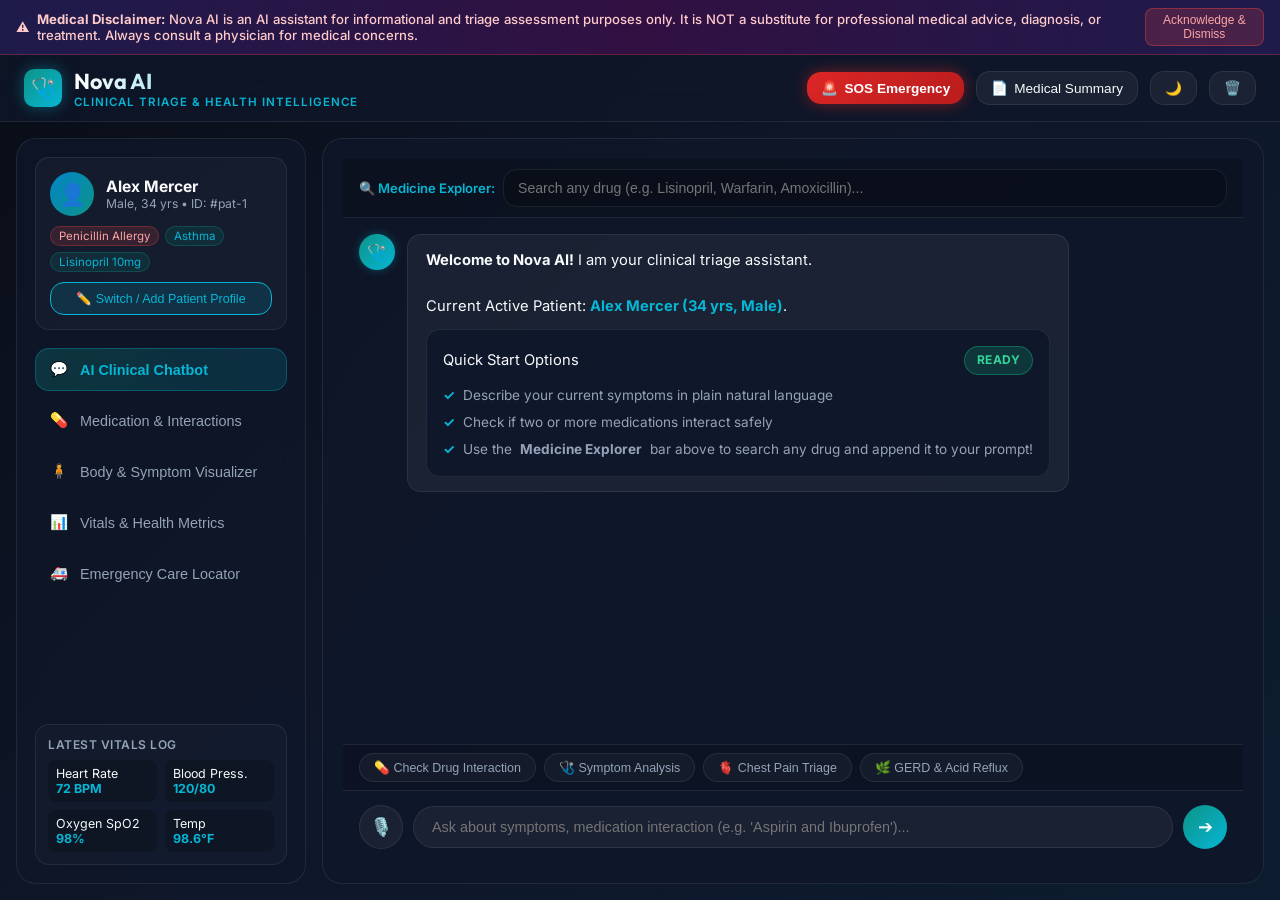
<file: nova.html>
<!DOCTYPE html>
<html lang="en" data-theme="dark">
<head>
  <meta charset="UTF-8">
  <meta name="viewport" content="width=device-width, initial-scale=1.0">
  <title>Nova AI - Self-Contained Medical Chatbot & Triage Assistant</title>
  <link rel="stylesheet" href="https://fonts.googleapis.com/css2?family=Inter:wght@300;400;500;600;700&family=Outfit:wght@400;500;600;700;800&display=swap">
  <style>
    /* Nova AI - Modern Medical Glassmorphism Design System */
    :root {
      --bg-gradient: linear-gradient(135deg, #090d16 0%, #0f172a 50%, #0c1c2e 100%);
      --panel-bg: rgba(15, 23, 42, 0.75);
      --panel-border: rgba(255, 255, 255, 0.08);
      --glass-glow: rgba(13, 148, 136, 0.15);
      
      --primary-teal: #0d9488;
      --primary-teal-hover: #14b8a6;
      --accent-cyan: #06b6d4;
      --accent-blue: #3b82f6;
      
      --text-main: #f8fafc;
      --text-muted: #94a3b8;
      --text-dim: #64748b;
      
      --severity-emergency: #ef4444;
      --severity-warning: #f59e0b;
      --severity-moderate: #eab308;
      --severity-safe: #10b981;
      
      --radius-sm: 8px;
      --radius-md: 14px;
      --radius-lg: 20px;
      --radius-full: 9999px;

      --shadow-sm: 0 4px 6px -1px rgba(0, 0, 0, 0.3);
      --shadow-glow: 0 0 25px rgba(6, 182, 212, 0.25);
      --transition: all 0.25s cubic-bezier(0.4, 0, 0.2, 1);
    }

    [data-theme="light"] {
      --bg-gradient: linear-gradient(135deg, #f0fdfa 0%, #e0f2fe 50%, #f1f5f9 100%);
      --panel-bg: rgba(255, 255, 255, 0.85);
      --panel-border: rgba(0, 0, 0, 0.08);
      --glass-glow: rgba(13, 148, 136, 0.1);
      --text-main: #0f172a;
      --text-muted: #475569;
      --text-dim: #94a3b8;
    }

    * {
      box-sizing: border-box;
      margin: 0;
      padding: 0;
    }

    body {
      font-family: 'Inter', sans-serif;
      background: var(--bg-gradient);
      color: var(--text-main);
      min-height: 100vh;
      display: flex;
      flex-direction: column;
      overflow-x: hidden;
    }

    h1, h2, h3, h4, h5, .brand-title {
      font-family: 'Outfit', sans-serif;
    }

    .disclaimer-banner {
      background: linear-gradient(90deg, #1e1b4b 0%, #311042 50%, #1e1b4b 100%);
      border-bottom: 1px solid rgba(239, 68, 68, 0.3);
      color: #fecaca;
      font-size: 0.82rem;
      padding: 8px 16px;
      display: flex;
      align-items: center;
      justify-content: space-between;
      gap: 12px;
      z-index: 100;
    }

    .disclaimer-text {
      display: flex;
      align-items: center;
      gap: 8px;
      font-weight: 500;
    }

    .disclaimer-btn {
      background: rgba(239, 68, 68, 0.2);
      border: 1px solid rgba(239, 68, 68, 0.4);
      color: #fca5a5;
      padding: 4px 10px;
      border-radius: var(--radius-sm);
      font-size: 0.75rem;
      cursor: pointer;
      transition: var(--transition);
    }

    .disclaimer-btn:hover {
      background: rgba(239, 68, 68, 0.4);
    }

    .app-header {
      backdrop-filter: blur(16px);
      background: var(--panel-bg);
      border-bottom: 1px solid var(--panel-border);
      padding: 12px 24px;
      display: flex;
      align-items: center;
      justify-content: space-between;
      position: sticky;
      top: 0;
      z-index: 90;
    }

    .brand-container {
      display: flex;
      align-items: center;
      gap: 12px;
    }

    .brand-logo {
      width: 38px;
      height: 38px;
      background: linear-gradient(135deg, var(--primary-teal), var(--accent-cyan));
      border-radius: 10px;
      display: flex;
      align-items: center;
      justify-content: center;
      font-size: 20px;
      box-shadow: 0 0 15px rgba(6, 182, 212, 0.4);
    }

    .brand-title {
      font-size: 1.35rem;
      font-weight: 700;
      background: linear-gradient(90deg, #ffffff, var(--accent-cyan));
      -webkit-background-clip: text;
      -webkit-text-fill-color: transparent;
    }

    .brand-subtitle {
      font-size: 0.72rem;
      color: var(--accent-cyan);
      font-weight: 600;
      letter-spacing: 1px;
      text-transform: uppercase;
    }

    .header-controls {
      display: flex;
      align-items: center;
      gap: 12px;
    }

    .icon-btn {
      background: rgba(255, 255, 255, 0.05);
      border: 1px solid var(--panel-border);
      color: var(--text-main);
      padding: 8px 14px;
      border-radius: var(--radius-md);
      cursor: pointer;
      display: flex;
      align-items: center;
      gap: 6px;
      font-size: 0.85rem;
      font-weight: 500;
      transition: var(--transition);
    }

    .icon-btn:hover {
      background: rgba(255, 255, 255, 0.12);
      border-color: var(--accent-cyan);
    }

    .sos-btn-pulse {
      background: linear-gradient(135deg, #dc2626, #b91c1c);
      border: none;
      color: white;
      font-weight: 700;
      box-shadow: 0 0 15px rgba(220, 38, 38, 0.5);
      animation: pulse-red 2s infinite;
    }

    @keyframes pulse-red {
      0% { box-shadow: 0 0 0 0 rgba(220, 38, 38, 0.7); }
      70% { box-shadow: 0 0 0 12px rgba(220, 38, 38, 0); }
      100% { box-shadow: 0 0 0 0 rgba(220, 38, 38, 0); }
    }

    .main-app-container {
      display: grid;
      grid-template-columns: 290px 1fr;
      flex: 1;
      max-width: 1600px;
      width: 100%;
      margin: 0 auto;
      padding: 16px;
      gap: 16px;
      height: calc(100vh - 95px);
    }

    .sidebar-panel {
      background: var(--panel-bg);
      backdrop-filter: blur(12px);
      border: 1px solid var(--panel-border);
      border-radius: var(--radius-lg);
      padding: 18px;
      display: flex;
      flex-direction: column;
      gap: 18px;
      overflow-y: auto;
    }

    .patient-profile-card {
      background: rgba(255, 255, 255, 0.03);
      border: 1px solid var(--panel-border);
      border-radius: var(--radius-md);
      padding: 14px;
      position: relative;
    }

    .patient-avatar-row {
      display: flex;
      align-items: center;
      gap: 12px;
      margin-bottom: 10px;
    }

    .patient-avatar {
      width: 44px;
      height: 44px;
      border-radius: 50%;
      background: linear-gradient(135deg, #0284c7, #0d9488);
      display: flex;
      align-items: center;
      justify-content: center;
      font-size: 22px;
    }

    .patient-info-name {
      font-weight: 700;
      font-size: 0.98rem;
    }

    .patient-info-meta {
      font-size: 0.76rem;
      color: var(--text-muted);
    }

    .patient-tags {
      display: flex;
      flex-wrap: wrap;
      gap: 6px;
      margin-top: 8px;
    }

    .tag-badge {
      background: rgba(13, 148, 136, 0.15);
      border: 1px solid rgba(13, 148, 136, 0.3);
      color: var(--accent-cyan);
      font-size: 0.72rem;
      padding: 2px 8px;
      border-radius: var(--radius-full);
    }

    .tag-badge.allergy {
      background: rgba(239, 68, 68, 0.15);
      border-color: rgba(239, 68, 68, 0.3);
      color: #fca5a5;
    }

    .nav-menu {
      display: flex;
      flex-direction: column;
      gap: 8px;
    }

    .nav-tab-btn {
      background: transparent;
      border: 1px solid transparent;
      color: var(--text-muted);
      padding: 12px 14px;
      border-radius: var(--radius-md);
      cursor: pointer;
      display: flex;
      align-items: center;
      gap: 12px;
      font-size: 0.9rem;
      font-weight: 500;
      transition: var(--transition);
      text-align: left;
    }

    .nav-tab-btn:hover {
      background: rgba(255, 255, 255, 0.05);
      color: var(--text-main);
    }

    .nav-tab-btn.active {
      background: linear-gradient(90deg, rgba(13, 148, 136, 0.25), rgba(6, 182, 212, 0.15));
      border: 1px solid rgba(6, 182, 212, 0.3);
      color: var(--accent-cyan);
      font-weight: 600;
    }

    .vitals-mini-box {
      margin-top: auto;
      background: rgba(255, 255, 255, 0.02);
      border: 1px solid var(--panel-border);
      border-radius: var(--radius-md);
      padding: 12px;
    }

    .vitals-mini-title {
      font-size: 0.75rem;
      color: var(--text-muted);
      text-transform: uppercase;
      letter-spacing: 0.5px;
      margin-bottom: 8px;
      font-weight: 600;
    }

    .vitals-mini-grid {
      display: grid;
      grid-template-columns: 1fr 1fr;
      gap: 8px;
    }

    .vitals-mini-item {
      background: rgba(0, 0, 0, 0.2);
      padding: 6px 8px;
      border-radius: var(--radius-sm);
      font-size: 0.78rem;
    }

    .vitals-mini-val {
      font-weight: 700;
      color: var(--accent-cyan);
    }

    .content-panel-container {
      background: var(--panel-bg);
      backdrop-filter: blur(12px);
      border: 1px solid var(--panel-border);
      border-radius: var(--radius-lg);
      display: flex;
      flex-direction: column;
      overflow: hidden;
      position: relative;
    }

    .tab-content {
      display: none;
      flex: 1;
      flex-direction: column;
      height: 100%;
      overflow-y: auto;
      padding: 20px;
    }

    .tab-content.active {
      display: flex;
    }

    .chat-window {
      flex: 1;
      display: flex;
      flex-direction: column;
      overflow: hidden;
    }

    .messages-scroll-area {
      flex: 1;
      overflow-y: auto;
      padding: 16px;
      display: flex;
      flex-direction: column;
      gap: 16px;
      scroll-behavior: smooth;
    }

    .chat-bubble {
      display: flex;
      gap: 12px;
      max-width: 85%;
      animation: fadeIn 0.3s ease-out;
    }

    @keyframes fadeIn {
      from { opacity: 0; transform: translateY(6px); }
      to { opacity: 1; transform: translateY(0); }
    }

    .chat-bubble.user-msg {
      align-self: flex-end;
      flex-direction: row-reverse;
    }

    .avatar-icon {
      width: 36px;
      height: 36px;
      border-radius: 50%;
      display: flex;
      align-items: center;
      justify-content: center;
      flex-shrink: 0;
      font-size: 16px;
    }

    .user-msg .avatar-icon {
      background: var(--accent-blue);
    }

    .ai-msg .avatar-icon {
      background: linear-gradient(135deg, var(--primary-teal), var(--accent-cyan));
      box-shadow: 0 0 10px rgba(6, 182, 212, 0.3);
    }

    .bubble-content {
      background: rgba(255, 255, 255, 0.05);
      border: 1px solid var(--panel-border);
      border-radius: var(--radius-md);
      padding: 14px 18px;
      line-height: 1.55;
      font-size: 0.92rem;
    }

    .user-msg .bubble-content {
      background: linear-gradient(135deg, #1e3a8a, #1d4ed8);
      border-color: rgba(59, 130, 246, 0.4);
      color: #ffffff;
    }

    .response-card {
      background: rgba(15, 23, 42, 0.85);
      border: 1px solid var(--panel-border);
      border-radius: var(--radius-md);
      padding: 16px;
      margin-top: 12px;
    }

    .response-header {
      display: flex;
      align-items: center;
      justify-content: space-between;
      margin-bottom: 10px;
    }

    .triage-badge {
      padding: 4px 12px;
      border-radius: var(--radius-full);
      font-size: 0.75rem;
      font-weight: 700;
      text-transform: uppercase;
      letter-spacing: 0.5px;
    }

    .triage-badge.safe { background: rgba(16, 185, 129, 0.2); color: #34d399; border: 1px solid rgba(16, 185, 129, 0.4); }
    .triage-badge.moderate { background: rgba(234, 179, 8, 0.2); color: #fde047; border: 1px solid rgba(234, 179, 8, 0.4); }
    .triage-badge.warning { background: rgba(245, 158, 11, 0.2); color: #fbbf24; border: 1px solid rgba(245, 158, 11, 0.4); }
    .triage-badge.emergency { background: rgba(239, 68, 68, 0.25); color: #fca5a5; border: 1px solid rgba(239, 68, 68, 0.6); animation: pulse-red 2s infinite; }

    .differential-list {
      margin: 10px 0;
      display: flex;
      flex-direction: column;
      gap: 8px;
    }

    .diff-item {
      background: rgba(255, 255, 255, 0.03);
      padding: 8px 12px;
      border-radius: var(--radius-sm);
      display: flex;
      align-items: center;
      justify-content: space-between;
      font-size: 0.85rem;
    }

    .progress-bar-bg {
      width: 80px;
      height: 6px;
      background: rgba(255, 255, 255, 0.1);
      border-radius: var(--radius-full);
      overflow: hidden;
    }

    .progress-bar-fill {
      height: 100%;
      background: linear-gradient(90deg, var(--primary-teal), var(--accent-cyan));
    }

    .action-checklist {
      list-style: none;
      margin-top: 10px;
      display: flex;
      flex-direction: column;
      gap: 6px;
    }

    .action-checklist li {
      display: flex;
      align-items: center;
      gap: 8px;
      font-size: 0.85rem;
      color: var(--text-muted);
    }

    .action-checklist li::before {
      content: "✓";
      color: var(--accent-cyan);
      font-weight: bold;
    }

    .quick-prompts-bar {
      display: flex;
      gap: 8px;
      padding: 8px 16px;
      overflow-x: auto;
      border-top: 1px solid var(--panel-border);
      background: rgba(0, 0, 0, 0.15);
    }

    .prompt-chip {
      background: rgba(255, 255, 255, 0.04);
      border: 1px solid var(--panel-border);
      color: var(--text-muted);
      padding: 6px 14px;
      border-radius: var(--radius-full);
      font-size: 0.78rem;
      cursor: pointer;
      white-space: nowrap;
      transition: var(--transition);
    }

    .prompt-chip:hover {
      background: rgba(6, 182, 212, 0.15);
      border-color: var(--accent-cyan);
      color: var(--accent-cyan);
    }

    .chat-input-bar {
      display: flex;
      align-items: center;
      gap: 10px;
      padding: 14px 16px;
      background: rgba(15, 23, 42, 0.9);
      border-top: 1px solid var(--panel-border);
    }

    .chat-input-field {
      flex: 1;
      background: rgba(255, 255, 255, 0.05);
      border: 1px solid var(--panel-border);
      color: var(--text-main);
      padding: 12px 18px;
      border-radius: var(--radius-full);
      font-size: 0.9rem;
      outline: none;
      transition: var(--transition);
    }

    .chat-input-field:focus {
      border-color: var(--accent-cyan);
      box-shadow: 0 0 12px rgba(6, 182, 212, 0.25);
    }

    .send-btn {
      background: linear-gradient(135deg, var(--primary-teal), var(--accent-cyan));
      border: none;
      color: white;
      width: 44px;
      height: 44px;
      border-radius: 50%;
      cursor: pointer;
      display: flex;
      align-items: center;
      justify-content: center;
      font-size: 18px;
      transition: var(--transition);
    }

    .send-btn:hover {
      transform: scale(1.05);
      box-shadow: var(--shadow-glow);
    }

    .mic-btn {
      background: rgba(255, 255, 255, 0.05);
      border: 1px solid var(--panel-border);
      color: var(--text-muted);
      width: 44px;
      height: 44px;
      border-radius: 50%;
      cursor: pointer;
      display: flex;
      align-items: center;
      justify-content: center;
      font-size: 18px;
      transition: var(--transition);
    }

    .mic-btn.recording {
      background: rgba(239, 68, 68, 0.3);
      color: #ef4444;
      border-color: #ef4444;
      animation: pulse-red 1.5s infinite;
    }

    .section-title-row {
      display: flex;
      align-items: center;
      justify-content: space-between;
      margin-bottom: 16px;
      padding-bottom: 12px;
      border-bottom: 1px solid var(--panel-border);
    }

    .meds-grid-layout {
      display: grid;
      grid-template-columns: 1fr 1fr;
      gap: 20px;
    }

    .meds-card-box {
      background: rgba(255, 255, 255, 0.03);
      border: 1px solid var(--panel-border);
      border-radius: var(--radius-md);
      padding: 18px;
    }

    .med-search-input {
      width: 100%;
      background: rgba(0, 0, 0, 0.2);
      border: 1px solid var(--panel-border);
      color: var(--text-main);
      padding: 10px 14px;
      border-radius: var(--radius-md);
      font-size: 0.88rem;
      margin-bottom: 12px;
    }

    .cabinet-list {
      display: flex;
      flex-direction: column;
      gap: 10px;
      max-height: 380px;
      overflow-y: auto;
    }

    .cabinet-item {
      background: rgba(255, 255, 255, 0.04);
      border: 1px solid var(--panel-border);
      border-radius: var(--radius-md);
      padding: 12px 14px;
      display: flex;
      align-items: center;
      justify-content: space-between;
    }

    .cabinet-item-info h4 {
      font-size: 0.95rem;
      color: var(--accent-cyan);
    }

    .cabinet-item-info p {
      font-size: 0.78rem;
      color: var(--text-muted);
    }

    .delete-med-btn {
      background: rgba(239, 68, 68, 0.15);
      border: 1px solid rgba(239, 68, 68, 0.3);
      color: #fca5a5;
      padding: 4px 8px;
      border-radius: var(--radius-sm);
      cursor: pointer;
    }

    .interaction-alert-box {
      background: rgba(239, 68, 68, 0.12);
      border: 1px solid rgba(239, 68, 68, 0.4);
      border-radius: var(--radius-md);
      padding: 16px;
      margin-top: 14px;
    }

    .interaction-alert-header {
      display: flex;
      align-items: center;
      gap: 8px;
      color: #fca5a5;
      font-weight: 700;
      font-size: 0.95rem;
      margin-bottom: 8px;
    }

    .body-map-container {
      display: grid;
      grid-template-columns: 2fr 1fr;
      gap: 20px;
    }

    .body-regions-grid {
      display: grid;
      grid-template-columns: repeat(auto-fill, minmax(180px, 1fr));
      gap: 12px;
    }

    .body-region-card {
      background: rgba(255, 255, 255, 0.03);
      border: 1px solid var(--panel-border);
      border-radius: var(--radius-md);
      padding: 16px;
      cursor: pointer;
      text-align: center;
      transition: var(--transition);
    }

    .body-region-card:hover, .body-region-card.selected {
      background: rgba(6, 182, 212, 0.15);
      border-color: var(--accent-cyan);
      transform: translateY(-2px);
    }

    .body-region-icon {
      font-size: 32px;
      margin-bottom: 8px;
    }

    .range-slider {
      width: 100%;
      accent-color: var(--accent-cyan);
    }

    .vitals-grid {
      display: grid;
      grid-template-columns: repeat(auto-fit, minmax(200px, 1fr));
      gap: 16px;
      margin-bottom: 24px;
    }

    .vital-card {
      background: rgba(255, 255, 255, 0.03);
      border: 1px solid var(--panel-border);
      border-radius: var(--radius-md);
      padding: 18px;
      text-align: center;
    }

    .vital-value {
      font-size: 1.8rem;
      font-weight: 800;
      color: var(--accent-cyan);
      margin: 8px 0;
    }

    .modal-overlay {
      position: fixed;
      top: 0; left: 0; right: 0; bottom: 0;
      background: rgba(0, 0, 0, 0.75);
      backdrop-filter: blur(8px);
      display: none;
      align-items: center;
      justify-content: center;
      z-index: 1000;
    }

    .modal-overlay.active {
      display: flex;
    }

    .modal-content {
      background: #0f172a;
      border: 1px solid var(--panel-border);
      border-radius: var(--radius-lg);
      max-width: 650px;
      width: 90%;
      max-height: 85vh;
      overflow-y: auto;
      padding: 24px;
    }

    @media (max-width: 960px) {
      .main-app-container {
        grid-template-columns: 1fr;
        height: auto;
      }
      .meds-grid-layout, .body-map-container {
        grid-template-columns: 1fr;
      }
    }
  </style>
</head>
<body>

  <!-- Medical Disclaimer Header -->
  <div class="disclaimer-banner" id="disclaimerBanner">
    <div class="disclaimer-text">
      <span>⚠️</span>
      <span><strong>Medical Disclaimer:</strong> Nova AI is an AI assistant for informational and triage assessment purposes only. It is NOT a substitute for professional medical advice, diagnosis, or treatment. Always consult a physician for medical concerns.</span>
    </div>
    <button class="disclaimer-btn" onclick="document.getElementById('disclaimerBanner').style.display='none'">Acknowledge & Dismiss</button>
  </div>

  <!-- App Top Navigation Bar -->
  <header class="app-header">
    <div class="brand-container">
      <div class="brand-logo">🩺</div>
      <div>
        <div class="brand-title">Nova AI</div>
        <div class="brand-subtitle">Clinical Triage & Health Intelligence</div>
      </div>
    </div>

    <div class="header-controls">
      <button class="icon-btn sos-btn-pulse" onclick="switchTab('tab-emergency')">
        <span>🚨</span> SOS Emergency
      </button>
      <button class="icon-btn" onclick="openReportModal()" title="Export Summary Report">
        <span>📄</span> Medical Summary
      </button>
      <button class="icon-btn" id="themeToggleBtn" onclick="toggleTheme()" title="Toggle Dark/Light Mode">
        <span>🌙</span>
      </button>
      <button class="icon-btn" onclick="clearChatHistory()" title="Clear Chat Transcript">
        <span>🗑️</span>
      </button>
    </div>
  </header>

  <!-- Main Layout -->
  <div class="main-app-container">

    <!-- Left Navigation Sidebar -->
    <aside class="sidebar-panel">
      <!-- Patient Context Profile Card -->
      <div class="patient-profile-card">
        <div class="patient-avatar-row">
          <div class="patient-avatar" id="patientAvatarDisplay">👤</div>
          <div>
            <div class="patient-info-name" id="patientNameDisplay">Alex Mercer</div>
            <div class="patient-info-meta" id="patientMetaDisplay">Male, 34 yrs • ID: #pat-1</div>
          </div>
        </div>
        <div class="patient-tags" id="patientTagsDisplay">
          <span class="tag-badge allergy">Penicillin Allergy</span>
          <span class="tag-badge">Asthma</span>
          <span class="tag-badge">Lisinopril 10mg</span>
        </div>
        <button class="icon-btn" style="margin-top: 10px; width: 100%; justify-content: center; font-size: 0.78rem; background: rgba(6,182,212,0.15); border-color: var(--accent-cyan); color: var(--accent-cyan);" onclick="openPatientModal()">
          ✏️ Switch / Add Patient Profile
        </button>
      </div>

      <!-- Navigation Tabs -->
      <nav class="nav-menu">
        <button class="nav-tab-btn active" onclick="switchTab('tab-chat')" id="nav-tab-chat">
          <span class="tab-icon">💬</span> AI Clinical Chatbot
        </button>
        <button class="nav-tab-btn" onclick="switchTab('tab-meds')" id="nav-tab-meds">
          <span class="tab-icon">💊</span> Medication & Interactions
        </button>
        <button class="nav-tab-btn" onclick="switchTab('tab-symptoms')" id="nav-tab-symptoms">
          <span class="tab-icon">🧍</span> Body & Symptom Visualizer
        </button>
        <button class="nav-tab-btn" onclick="switchTab('tab-vitals')" id="nav-tab-vitals">
          <span class="tab-icon">📊</span> Vitals & Health Metrics
        </button>
        <button class="nav-tab-btn" onclick="switchTab('tab-emergency')" id="nav-tab-emergency">
          <span class="tab-icon">🚑</span> Emergency Care Locator
        </button>
      </nav>

      <!-- Mini Vitals Snapshot Box -->
      <div class="vitals-mini-box">
        <div class="vitals-mini-title">Latest Vitals Log</div>
        <div class="vitals-mini-grid">
          <div class="vitals-mini-item">
            <div>Heart Rate</div>
            <div class="vitals-mini-val" id="miniBpm">72 BPM</div>
          </div>
          <div class="vitals-mini-item">
            <div>Blood Press.</div>
            <div class="vitals-mini-val" id="miniBp">120/80</div>
          </div>
          <div class="vitals-mini-item">
            <div>Oxygen SpO2</div>
            <div class="vitals-mini-val" id="miniSpo2">98%</div>
          </div>
          <div class="vitals-mini-item">
            <div>Temp</div>
            <div class="vitals-mini-val" id="miniTemp">98.6°F</div>
          </div>
        </div>
      </div>
    </aside>

    <!-- Main Workspace Content Area -->
    <main class="content-panel-container">

      <!-- TAB 1: AI Chatbot -->
      <section class="tab-content active" id="tab-chat">
        <div class="chat-window">
          <!-- Top Medicine Quick Query Bar -->
          <div style="padding: 10px 16px; background: rgba(0,0,0,0.2); border-bottom: 1px solid var(--panel-border);">
            <div style="display: flex; gap: 8px; align-items: center;">
              <span style="font-size: 0.82rem; color: var(--accent-cyan); font-weight: 600; white-space: nowrap;">🔍 Medicine Explorer:</span>
              <input type="text" class="med-search-input" id="chatMedSearchInput" placeholder="Search any drug (e.g. Lisinopril, Warfarin, Amoxicillin)..." style="margin-bottom: 0;" oninput="searchMedicineDetails(this.value)" list="medsDatalist">
            </div>
            <div id="medQueryResultArea"></div>
          </div>

          <div class="messages-scroll-area" id="messagesArea">
            <div class="chat-bubble ai-msg">
              <div class="avatar-icon">🩺</div>
              <div class="bubble-content">
                <strong>Welcome to Nova AI!</strong> I am your clinical triage assistant.<br><br>
                Current Active Patient: <strong id="activePatientWelcome" style="color:var(--accent-cyan);">Alex Mercer (34 yrs, Male)</strong>.
                <div class="response-card">
                  <div class="response-header">
                    <span>Quick Start Options</span>
                    <span class="triage-badge safe">Ready</span>
                  </div>
                  <ul class="action-checklist">
                    <li>Describe your current symptoms in plain natural language</li>
                    <li>Check if two or more medications interact safely</li>
                    <li>Use the <strong>Medicine Explorer</strong> bar above to search any drug and append it to your prompt!</li>
                  </ul>
                </div>
              </div>
            </div>
          </div>

          <div class="quick-prompts-bar" id="quickPromptsContainer"></div>

          <div class="chat-input-bar">
            <button class="mic-btn" id="micBtn" onclick="toggleVoiceInput()" title="Voice Speech Input">🎙️</button>
            <input type="text" class="chat-input-field" id="userInput" placeholder="Ask about symptoms, medication interaction (e.g. 'Aspirin and Ibuprofen')..." onkeydown="handleKeyPress(event)">
            <button class="send-btn" onclick="sendMessage()" title="Send Message">➔</button>
          </div>
        </div>
      </section>

      <!-- TAB 2: Medication & Drug Interaction Tracker -->
      <section class="tab-content" id="tab-meds">
        <div class="section-title-row">
          <div>
            <h2>Medication Cabinet & Drug Interaction Checker</h2>
            <p style="font-size:0.85rem; color:var(--text-muted);">Manage your active prescriptions, analyze drug-drug safety hazards, and check dosage recommendations.</p>
          </div>
          <button class="icon-btn" onclick="checkCabinetInteractions()">
            <span>⚡</span> Scan Cabinet Interactions
          </button>
        </div>

        <div class="meds-grid-layout">
          <div class="meds-card-box">
            <h3>Add Medication to Cabinet</h3>
            <div style="margin-top: 12px;">
              <label style="font-size: 0.8rem; color: var(--text-muted);">Select or type drug name:</label>
              <input type="text" class="med-search-input" id="medSearchInput" placeholder="e.g. Aspirin, Ibuprofen, Lisinopril, Warfarin..." list="medsDatalist">
              <datalist id="medsDatalist"></datalist>

              <div style="display: flex; gap: 8px; margin-top: 8px;">
                <input type="text" class="med-search-input" id="medDosageInput" placeholder="Dosage (e.g. 200mg daily)" style="flex: 1;">
                <button class="icon-btn" style="background: var(--primary-teal); color: white; border: none; height: 38px;" onclick="addMedicationFromInput()">
                  + Add Drug
                </button>
              </div>
            </div>

            <div style="margin-top: 24px;">
              <h3>Multi-Drug Interaction Analysis</h3>
              <p style="font-size: 0.8rem; color: var(--text-muted); margin-bottom: 8px;">Select drugs to evaluate potential pharmacological conflicts:</p>
              <div id="interactionCheckboxes" style="display: flex; flex-direction: column; gap: 6px; max-height: 160px; overflow-y: auto;"></div>
              <button class="icon-btn" style="margin-top: 12px; width: 100%; justify-content: center; background: rgba(6, 182, 212, 0.15); border-color: var(--accent-cyan); color: var(--accent-cyan);" onclick="analyzeSelectedInteractions()">
                🔬 Run Clinical Interaction Analysis
              </button>
            </div>
          </div>

          <div class="meds-card-box">
            <h3>My Active Prescription Cabinet (<span id="cabinetCount">0</span>)</h3>
            <div class="cabinet-list" id="cabinetListContainer" style="margin-top: 12px;"></div>
            <div id="interactionAlertOutput" style="display: none;"></div>
          </div>
        </div>
      </section>

      <!-- TAB 3: Body & Symptom Visualizer -->
      <section class="tab-content" id="tab-symptoms">
        <div class="section-title-row">
          <div>
            <h2>Interactive Body Region & Symptom Triage Tool</h2>
            <p style="font-size:0.85rem; color:var(--text-muted);">Select body regions to isolate symptoms, rate pain levels, and receive automated clinical triage suggestions.</p>
          </div>
        </div>

        <div class="body-map-container">
          <div>
            <h3>1. Select Affected Body Area</h3>
            <div class="body-regions-grid" id="bodyRegionsContainer" style="margin-top: 12px;"></div>

            <div style="margin-top: 20px;">
              <h3>2. Select Associated Symptoms</h3>
              <div id="symptomsChecklistContainer" style="display: flex; flex-wrap: wrap; gap: 8px; margin-top: 10px;">
                <p style="font-size: 0.85rem; color: var(--text-muted);">Select a body region above to display symptoms.</p>
              </div>
            </div>

            <div class="pain-scale-group" style="margin-top: 24px;">
              <div style="display: flex; justify-content: space-between; align-items: center; margin-bottom: 6px;">
                <label style="font-size: 0.9rem; font-weight: 600;">Pain Severity Scale (1 - 10):</label>
                <span id="painValueLabel" style="font-weight: 700; color: var(--accent-cyan); font-size: 1.1rem;">5 / 10 (Moderate)</span>
              </div>
              <input type="range" min="1" max="10" value="5" class="range-slider" id="painSlider" oninput="updatePainLabel(this.value)">
            </div>

            <button class="icon-btn" style="width: 100%; justify-content: center; background: linear-gradient(135deg, var(--primary-teal), var(--accent-cyan)); color: white; padding: 12px; font-size: 1rem;" onclick="generateTriageFromVisualizer()">
              🩺 Generate Clinical Assessment
            </button>
          </div>

          <div class="meds-card-box" id="triageResultBox">
            <h3>Clinical Triage Assessment</h3>
            <div style="margin-top: 12px; color: var(--text-muted); font-size: 0.88rem;" id="triageResultContent">
              Select body areas and symptoms on the left to run an automated triage assessment.
            </div>
          </div>
        </div>
      </section>

      <!-- TAB 4: Health Vitals & Metric Tracker -->
      <section class="tab-content" id="tab-vitals">
        <div class="section-title-row">
          <div>
            <h2>Health Vitals & Biometric Tracker</h2>
            <p style="font-size:0.85rem; color:var(--text-muted);">Log biometrics, track physiological trends, and keep records for your medical provider.</p>
          </div>
        </div>

        <div class="vitals-grid">
          <div class="vital-card">
            <div style="font-size: 24px;">❤️</div>
            <div style="font-size: 0.85rem; color: var(--text-muted);">Heart Rate</div>
            <div class="vital-value" id="valHeartRate">72 <span style="font-size:0.9rem;">BPM</span></div>
            <div style="font-size: 0.75rem; color: var(--severity-safe);">Normal Resting</div>
          </div>

          <div class="vital-card">
            <div style="font-size: 24px;">🩸</div>
            <div style="font-size: 0.85rem; color: var(--text-muted);">Blood Pressure</div>
            <div class="vital-value" id="valBp">120/80 <span style="font-size:0.9rem;">mmHg</span></div>
            <div style="font-size: 0.75rem; color: var(--severity-safe);">Optimal Range</div>
          </div>

          <div class="vital-card">
            <div style="font-size: 24px;">🫁</div>
            <div style="font-size: 0.85rem; color: var(--text-muted);">Blood Oxygen</div>
            <div class="vital-value" id="valSpo2">98 <span style="font-size:0.9rem;">%</span></div>
            <div style="font-size: 0.75rem; color: var(--severity-safe);">Normal Oxygenation</div>
          </div>

          <div class="vital-card">
            <div style="font-size: 24px;">🌡️</div>
            <div style="font-size: 0.85rem; color: var(--text-muted);">Temperature</div>
            <div class="vital-value" id="valTemp">98.6 <span style="font-size:0.9rem;">°F</span></div>
            <div style="font-size: 0.75rem; color: var(--severity-safe);">Afebrile</div>
          </div>
        </div>

        <div class="meds-card-box">
          <h3>Update Vitals Log</h3>
          <div style="display: grid; grid-template-columns: repeat(auto-fit, minmax(140px, 1fr)); gap: 12px; margin-top: 14px;">
            <div>
              <label style="font-size: 0.78rem; color: var(--text-muted);">Heart Rate (BPM)</label>
              <input type="number" class="med-search-input" id="inputBpm" placeholder="72">
            </div>
            <div>
              <label style="font-size: 0.78rem; color: var(--text-muted);">Systolic (mmHg)</label>
              <input type="number" class="med-search-input" id="inputSys" placeholder="120">
            </div>
            <div>
              <label style="font-size: 0.78rem; color: var(--text-muted);">Diastolic (mmHg)</label>
              <input type="number" class="med-search-input" id="inputDia" placeholder="80">
            </div>
            <div>
              <label style="font-size: 0.78rem; color: var(--text-muted);">SpO2 (%)</label>
              <input type="number" class="med-search-input" id="inputSpo2" placeholder="98">
            </div>
            <div>
              <label style="font-size: 0.78rem; color: var(--text-muted);">Temp (°F)</label>
              <input type="number" step="0.1" class="med-search-input" id="inputTemp" placeholder="98.6">
            </div>
          </div>
          <button class="icon-btn" style="margin-top: 12px; background: var(--primary-teal); color: white; border: none; padding: 10px 20px;" onclick="saveVitalsLog()">
            💾 Update Vitals Record
          </button>
        </div>
      </section>

      <!-- TAB 5: Emergency SOS & Care Locator -->
      <section class="tab-content" id="tab-emergency">
        <div style="background: rgba(239, 68, 68, 0.15); border: 1px solid rgba(239, 68, 68, 0.4); border-radius: var(--radius-lg); padding: 20px; text-align: center; margin-bottom: 20px;">
          <h2 style="color: #fca5a5; font-size: 1.5rem;">🚨 Medical Emergency Alert Hotline</h2>
          <p style="font-size: 0.9rem; color: #fecaca; margin-top: 6px;">If you or someone around you is experiencing life-threatening symptoms, act immediately!</p>
          <div style="display: flex; justify-content: center; gap: 16px; margin-top: 16px; flex-wrap: wrap;">
            <a href="tel:911" class="icon-btn sos-btn-pulse" style="padding: 12px 24px; font-size: 1.1rem; text-decoration: none;">📞 Call 911 (US Emergency)</a>
            <a href="tel:112" class="icon-btn" style="background: rgba(239, 68, 68, 0.3); border-color: red; color: white; padding: 12px 24px; font-size: 1.1rem; text-decoration: none;">📞 Call 112 (EU / Global)</a>
            <a href="tel:18002221222" class="icon-btn" style="background: rgba(234, 179, 8, 0.2); border-color: gold; color: #fde047; padding: 12px 24px; font-size: 0.95rem; text-decoration: none;">🧪 Poison Control Hotline</a>
            <a href="tel:988" class="icon-btn" style="background: rgba(59, 130, 246, 0.2); border-color: #3b82f6; color: #93c5fd; padding: 12px 24px; font-size: 0.95rem; text-decoration: none;">🧠 988 Suicide & Crisis Lifeline</a>
          </div>
        </div>

        <div class="meds-card-box">
          <h3>📍 Simulated Nearby Urgent Care & ER Locator</h3>
          <p style="font-size: 0.85rem; color: var(--text-muted); margin-bottom: 12px;">Real-time estimated distance and emergency room triage wait times:</p>

          <div style="display: flex; flex-direction: column; gap: 10px;">
            <div class="cabinet-item">
              <div>
                <h4 style="color: var(--text-main);">St. Jude Regional Medical Center - Emergency Dept</h4>
                <p style="font-size: 0.8rem; color: var(--text-muted);">1.4 miles away • 24/7 Level 1 Trauma Center</p>
              </div>
              <div style="text-align: right;">
                <span class="triage-badge safe">Wait: ~12 mins</span>
              </div>
            </div>
            <div class="cabinet-item">
              <div>
                <h4 style="color: var(--text-main);">Mercy Urgent Care Clinic</h4>
                <p style="font-size: 0.8rem; color: var(--text-muted);">2.8 miles away • Open until 10:00 PM</p>
              </div>
              <div style="text-align: right;">
                <span class="triage-badge moderate">Wait: ~25 mins</span>
              </div>
            </div>
          </div>
        </div>
      </section>

    </main>
  </div>

  <!-- Switch / Add Patient Profile Modal -->
  <div class="modal-overlay" id="patientModal">
    <div class="modal-content">
      <div style="display: flex; justify-content: space-between; align-items: center; border-bottom: 1px solid var(--panel-border); padding-bottom: 12px;">
        <h3>👤 Patient Profile Manager</h3>
        <button class="icon-btn" onclick="closePatientModal()">✕</button>
      </div>

      <div style="margin-top: 14px;">
        <label style="font-size: 0.8rem; color: var(--text-muted);">Select Active Patient Profile:</label>
        <select class="med-search-input" id="patientSelectDropdown" onchange="switchPatientFromDropdown(this.value)">
          <!-- Populated dynamically -->
        </select>

        <hr style="border-color: var(--panel-border); margin: 16px 0;">

        <h4>➕ Create New Patient Profile</h4>
        <div style="display: grid; grid-template-columns: 1fr 1fr; gap: 10px; margin-top: 10px;">
          <div>
            <label style="font-size: 0.78rem; color: var(--text-muted);">Full Name</label>
            <input type="text" class="med-search-input" id="newPatientName" placeholder="e.g. Emma Watson">
          </div>
          <div>
            <label style="font-size: 0.78rem; color: var(--text-muted);">Age</label>
            <input type="number" class="med-search-input" id="newPatientAge" placeholder="28">
          </div>
          <div>
            <label style="font-size: 0.78rem; color: var(--text-muted);">Gender</label>
            <select class="med-search-input" id="newPatientGender">
              <option value="Male">Male</option>
              <option value="Female">Female</option>
              <option value="Other">Other</option>
            </select>
          </div>
          <div>
            <label style="font-size: 0.78rem; color: var(--text-muted);">Known Allergies</label>
            <input type="text" class="med-search-input" id="newPatientAllergies" placeholder="e.g. Sulfa, Peanuts">
          </div>
        </div>
        <div>
          <label style="font-size: 0.78rem; color: var(--text-muted);">Pre-existing Chronic Conditions</label>
          <input type="text" class="med-search-input" id="newPatientConditions" placeholder="e.g. Hypertension, Diabetes">
        </div>

        <button class="icon-btn" style="margin-top: 12px; width: 100%; justify-content: center; background: var(--primary-teal); color: white; border: none; padding: 10px;" onclick="createNewPatientProfile()">
          💾 Save & Switch to New Profile
        </button>
      </div>
    </div>
  </div>

  <!-- Medical Report Export Modal -->
  <div class="modal-overlay" id="reportModal">
    <div class="modal-content">
      <div style="display: flex; justify-content: space-between; align-items: center; border-bottom: 1px solid var(--panel-border); padding-bottom: 12px;">
        <h3>📄 Doctor Visit Medical Summary Report</h3>
        <button class="icon-btn" onclick="closeReportModal()">✕</button>
      </div>
      <div id="reportPrintArea" style="padding: 16px 0; font-size: 0.9rem; line-height: 1.6;"></div>
      <div style="display: flex; justify-content: flex-end; gap: 12px; border-top: 1px solid var(--panel-border); padding-top: 12px;">
        <button class="icon-btn" onclick="window.print()">🖨️ Print / Save as PDF</button>
        <button class="icon-btn" style="background: var(--primary-teal); color: white; border: none;" onclick="closeReportModal()">Close</button>
      </div>
    </div>
  </div>

  <!-- Emergency Red Flag Alert Modal -->
  <div class="modal-overlay" id="emergencyModal">
    <div class="modal-content" style="border-color: #ef4444; background: #1c0a0a;">
      <div style="text-align: center; padding: 12px;">
        <div style="font-size: 48px;">🚨</div>
        <h2 style="color: #fca5a5; font-size: 1.6rem; margin-top: 8px;">EMERGENCY RED FLAG DETECTED</h2>
        <p style="font-size: 0.95rem; color: #fecaca; margin-top: 10px;" id="emergencyModalText">
          Your input contains signs associated with a potentially life-threatening medical emergency.
        </p>
        <div style="display: flex; justify-content: center; gap: 12px; margin-top: 16px;">
          <a href="tel:911" class="icon-btn sos-btn-pulse" style="padding: 10px 20px; text-decoration: none;">📞 Dial 911 Now</a>
          <button class="icon-btn" onclick="document.getElementById('emergencyModal').classList.remove('active')">Dismiss Alert</button>
        </div>
      </div>
    </div>
  </div>

  <!-- EMBEDDED JAVASCRIPT LOGIC & KNOWLEDGE BASE -->
  <script>
    const RED_FLAG_KEYWORDS = [
      "chest pain", "crushing chest", "pressure in chest", "shortness of breath", "can't breathe",
      "slurred speech", "facial drooping", "arm weakness", "numbness on one side", "stroke",
      "coughing blood", "vomiting blood", "bluish lips", "loss of consciousness", "fainted",
      "severe sudden headache", "thunderclap headache", "anaphylaxis", "throat swelling",
      "thoughts of suicide", "self harm", "overdose", "poisoning"
    ];

    const MEDICATIONS_DATABASE = [
      {
        id: "med-1",
        name: "Aspirin",
        genericName: "Acetylsalicylic Acid",
        category: "NSAID / Antiplatelet",
        commonDosage: "81mg - 325mg daily",
        uses: "Pain relief, anti-inflammatory, fever reduction, blood clot prevention.",
        sideEffects: ["Upset stomach", "Heartburn", "Increased bleeding risk", "Tinnitus"],
        warnings: "Do not take if you have active stomach ulcers or bleeding disorders."
      },
      {
        id: "med-2",
        name: "Ibuprofen",
        genericName: "Ibuprofen",
        category: "NSAID",
        commonDosage: "200mg - 400mg every 4-6 hours",
        uses: "Inflammation, fever, headache, muscle pain, arthritis.",
        sideEffects: ["Nausea", "Stomach pain", "Dizziness", "Fluid retention"],
        warnings: "May increase cardiovascular risk and cause GI ulceration if used long-term."
      },
      {
        id: "med-3",
        name: "Acetaminophen",
        genericName: "Paracetamol / Tylenol",
        category: "Analgesic / Antipyretic",
        commonDosage: "325mg - 500mg every 4-6 hours",
        uses: "Mild to moderate pain, fever reducer.",
        sideEffects: ["Rare at normal doses", "Nausea", "Rash"],
        warnings: "Overdose can cause severe liver damage. Avoid combining multiple products containing acetaminophen."
      },
      {
        id: "med-4",
        name: "Lisinopril",
        genericName: "Lisinopril",
        category: "ACE Inhibitor",
        commonDosage: "10mg - 40mg once daily",
        uses: "High blood pressure (Hypertension), heart failure.",
        sideEffects: ["Dry persistent cough", "Dizziness", "Elevated potassium"],
        warnings: "Do not use during pregnancy. Watch for signs of angioedema."
      },
      {
        id: "med-5",
        name: "Metformin",
        genericName: "Metformin Hydrochloride",
        category: "Antidiabetic",
        commonDosage: "500mg - 1000mg twice daily with meals",
        uses: "Type 2 Diabetes glycemic control.",
        sideEffects: ["Diarrhea", "Nausea", "Abdominal discomfort"],
        warnings: "Risk of lactic acidosis. Take with food to reduce GI symptoms."
      },
      {
        id: "med-6",
        name: "Warfarin",
        genericName: "Warfarin Sodium (Coumadin)",
        category: "Anticoagulant (Blood Thinner)",
        commonDosage: "2mg - 10mg daily",
        uses: "Prevention of DVT, pulmonary embolism, atrial fibrillation clot risk.",
        sideEffects: ["Easy bruising", "Bleeding gums", "Minor nosebleeds"],
        warnings: "High bleeding hazard! Requires regular INR monitoring."
      },
      {
        id: "med-7",
        name: "Sertraline",
        genericName: "Sertraline (Zoloft)",
        category: "SSRI Antidepressant",
        commonDosage: "50mg - 100mg once daily",
        uses: "Depression, anxiety disorders, PTSD, OCD.",
        sideEffects: ["Insomnia", "Nausea", "Dry mouth", "Drowsiness"],
        warnings: "Do not discontinue abruptly. Risk of Serotonin Syndrome when combined with serotonergic drugs."
      },
      {
        id: "med-8",
        name: "Omeprazole",
        genericName: "Omeprazole (Prilosec)",
        category: "Proton Pump Inhibitor (PPI)",
        commonDosage: "20mg - 40mg once daily",
        uses: "GERD, acid reflux, stomach ulcers.",
        sideEffects: ["Headache", "Abdominal pain", "Gas"],
        warnings: "Long-term use may increase risk of bone fractures and intestinal infections."
      },
      {
        id: "med-9",
        name: "Amoxicillin",
        genericName: "Amoxicillin Trihydrate",
        category: "Penicillin Antibiotic",
        commonDosage: "250mg - 500mg every 8 hours",
        uses: "Bacterial infections (sinusitis, strep throat, UTI).",
        sideEffects: ["Diarrhea", "Rash", "Nausea"],
        warnings: "Ineffective against viral infections (flu/cold). Discontinue if allergic hives occur."
      },
      {
        id: "med-10",
        name: "Atorvastatin",
        genericName: "Atorvastatin (Lipitor)",
        category: "Statin",
        commonDosage: "10mg - 80mg once daily",
        uses: "High cholesterol, cardiovascular risk reduction.",
        sideEffects: ["Muscle aches", "Joint pain"],
        warnings: "Report severe unexpected muscle weakness or dark urine."
      }
    ];

    const DRUG_INTERACTIONS = [
      {
        drug1: "Aspirin",
        drug2: "Ibuprofen",
        severity: "High",
        effect: "Increased Gastrointestinal Bleeding Risk & Attenuated Antiplatelet Action",
        description: "Taking Ibuprofen concurrently with Aspirin may diminish the cardioprotective effect of low-dose Aspirin and significantly heighten stomach ulcer risks.",
        recommendation: "Avoid co-administration. If both are necessary, take Aspirin at least 30 minutes before or 8 hours after Ibuprofen."
      },
      {
        drug1: "Warfarin",
        drug2: "Aspirin",
        severity: "Critical",
        effect: "Severe Hemorrhage & Bleeding Hazard",
        description: "Combining anticoagulants (Warfarin) with antiplatelet NSAIDs (Aspirin) synergistically impairs blood clotting.",
        recommendation: "Strictly avoid unless specifically prescribed and monitored closely by a hematologist."
      },
      {
        drug1: "Warfarin",
        drug2: "Ibuprofen",
        severity: "Critical",
        effect: "Severe Gastrointestinal Bleeding",
        description: "Ibuprofen inhibits blood platelets and irritates stomach mucosal lining, amplifying Warfarin's blood thinning effects.",
        recommendation: "Avoid NSAIDs like Ibuprofen while taking Warfarin."
      },
      {
        drug1: "Sertraline",
        drug2: "Ibuprofen",
        severity: "Moderate",
        effect: "Increased Upper Gastrointestinal Bleeding",
        description: "SSRIs like Sertraline inhibit serotonin reuptake in platelets, which combined with NSAID stomach irritation increases bleeding risk.",
        recommendation: "Use with caution. Report any black tarry stools."
      },
      {
        drug1: "Lisinopril",
        drug2: "Ibuprofen",
        severity: "Moderate",
        effect: "Reduced Antihypertensive Effect & Kidney Stress",
        description: "NSAIDs cause fluid retention and constrict renal blood vessels, counteracting Lisinopril's blood pressure lowering action.",
        recommendation: "Monitor blood pressure regularly."
      }
    ];

    const SYMPTOM_KNOWLEDGE_BASE = {
      headache: {
        title: "Headache / Cephalgia",
        triageScore: "Low-Moderate",
        differentials: [
          { name: "Tension Headache", probability: "65%", status: "Common" },
          { name: "Migraine", probability: "25%", status: "Moderate" }
        ],
        advice: [
          "Stay hydrated (drink 500-1000ml water).",
          "Rest in a quiet, dimmed room.",
          "Consider OTC analgesics like Acetaminophen or Ibuprofen if not contraindicated."
        ]
      },
      chest_pain: {
        title: "Chest Pain / Thoracic Discomfort",
        triageScore: "EMERGENCY / HIGH RISK",
        differentials: [
          { name: "Acute Coronary Syndrome", probability: "High Risk", status: "Critical Emergency" },
          { name: "Gastroesophageal Reflux (GERD)", probability: "Moderate", status: "Non-Emergency" }
        ],
        advice: [
          "🚨 IF PAIN IS RADIATING OR ACCOMPANIED BY BREATHLESSNESS, CALL EMERGENCY 911 IMMEDIATELY.",
          "Sit upright, remain calm, and unbutton tight clothing."
        ]
      },
      fever: {
        title: "Fever / Pyrexia",
        triageScore: "Moderate",
        differentials: [
          { name: "Viral Upper Respiratory Infection", probability: "60%", status: "Self-limiting" },
          { name: "Bacterial Infection", probability: "30%", status: "Requires Evaluation" }
        ],
        advice: [
          "Drink plentiful fluids.",
          "Take antipyretics like Acetaminophen or Ibuprofen as appropriate.",
          "Get plenty of physical rest."
        ]
      }
    };

    const BODY_REGIONS = [
      { id: "head", name: "Head & Neck", icon: "🧠", symptoms: ["Headache", "Dizziness", "Sore Throat", "Neck Stiffness"] },
      { id: "chest", name: "Chest & Respiratory", icon: "🫁", symptoms: ["Chest Pressure / Pain", "Shortness of Breath", "Persistent Cough"] },
      { id: "abdomen", name: "Abdomen & GI", icon: "🩺", symptoms: ["Stomach Cramps", "Nausea", "Acid Reflux", "Diarrhea"] },
      { id: "musculoskeletal", name: "Musculoskeletal", icon: "🦴", symptoms: ["Lower Back Pain", "Joint Stiffness", "Muscle Spasms"] },
      { id: "skin", name: "Skin & Dermatological", icon: "🩸", symptoms: ["Rash or Hives", "Itching", "Unexplained Bruising"] },
      { id: "mental", name: "Mental Health", icon: "💭", symptoms: ["Anxiety & Panic", "Depressed Mood", "Insomnia"] }
    ];

    const QUICK_PROMPTS = [
      { label: "💊 Check Drug Interaction", query: "Can I take Aspirin and Ibuprofen together?" },
      { label: "🩺 Symptom Analysis", query: "I have a severe headache, mild fever, and sensitive eyes." },
      { label: "🫀 Chest Pain Triage", query: "I am experiencing tightness in my chest when I exercise." },
      { label: "🌿 GERD & Acid Reflux", query: "What are safe treatments for acid reflux?" }
    ];

    // Patient Profiles Management State
    let patientProfiles = [
      {
        id: "pat-1",
        name: "Alex Mercer",
        age: 34,
        gender: "Male",
        allergies: ["Penicillin"],
        conditions: ["Asthma"],
        currentMeds: ["Lisinopril 10mg"]
      },
      {
        id: "pat-2",
        name: "Sarah Jenkins",
        age: 62,
        gender: "Female",
        allergies: ["Sulfa Drugs"],
        conditions: ["Type 2 Diabetes", "Hypertension"],
        currentMeds: ["Metformin 500mg", "Aspirin 81mg"]
      }
    ];
    let activePatient = patientProfiles[0];

    // Application State
    let activeTab = "tab-chat";
    let isRecording = false;
    let speechRecognition = null;
    let patientCabinet = [
      { id: "med-1", name: "Aspirin", genericName: "Acetylsalicylic Acid", dosage: "81mg daily" },
      { id: "med-4", name: "Lisinopril", genericName: "Lisinopril", dosage: "10mg daily" }
    ];
    let selectedBodyRegion = null;
    let currentVitals = { bpm: 72, sys: 120, dia: 80, spo2: 98, temp: 98.6 };
    let chatHistory = [];

    document.addEventListener("DOMContentLoaded", () => {
      renderPatientProfile();
      renderQuickPrompts();
      populateMedsDatalist();
      renderCabinetList();
      renderCabinetCheckboxes();
      renderBodyRegions();
      initVoiceRecognition();
    });

    // -------------------------------------------------------------
    // PATIENT PROFILE MANAGEMENT
    // -------------------------------------------------------------

    function renderPatientProfile() {
      document.getElementById("patientNameDisplay").innerText = activePatient.name;
      document.getElementById("patientMetaDisplay").innerText = `${activePatient.gender}, ${activePatient.age} yrs • ID: #${activePatient.id}`;
      
      const activeWelcomeEl = document.getElementById("activePatientWelcome");
      if (activeWelcomeEl) {
        activeWelcomeEl.innerText = `${activePatient.name} (${activePatient.age} yrs, ${activePatient.gender})`;
      }

      const tagsContainer = document.getElementById("patientTagsDisplay");
      const tags = [
        ...activePatient.allergies.map(a => `<span class="tag-badge allergy">${a} Allergy</span>`),
        ...activePatient.conditions.map(c => `<span class="tag-badge">${c}</span>`),
        ...activePatient.currentMeds.map(m => `<span class="tag-badge">${m}</span>`)
      ];
      tagsContainer.innerHTML = tags.join('');
    }

    function openPatientModal() {
      const dropdown = document.getElementById("patientSelectDropdown");
      dropdown.innerHTML = patientProfiles.map(p => `
        <option value="${p.id}" ${p.id === activePatient.id ? 'selected' : ''}>
          ${p.name} (${p.gender}, ${p.age} yrs)
        </option>
      `).join('');
      document.getElementById("patientModal").classList.add("active");
    }

    function closePatientModal() {
      document.getElementById("patientModal").classList.remove("active");
    }

    function switchPatientFromDropdown(patientId) {
      const found = patientProfiles.find(p => p.id === patientId);
      if (found) {
        activePatient = found;
        renderPatientProfile();
        closePatientModal();
        appendChatMessage(`Switched active patient profile to **${activePatient.name}** (${activePatient.age} yrs, ${activePatient.gender}, Allergies: ${activePatient.allergies.join(", ") || "None"}).`, "ai");
      }
    }

    function createNewPatientProfile() {
      const name = document.getElementById("newPatientName").value.trim();
      const age = document.getElementById("newPatientAge").value.trim();
      const gender = document.getElementById("newPatientGender").value;
      const allergiesInput = document.getElementById("newPatientAllergies").value.trim();
      const conditionsInput = document.getElementById("newPatientConditions").value.trim();

      if (!name || !age) {
        alert("Please enter patient name and age.");
        return;
      }

      const newPatient = {
        id: "pat-" + (patientProfiles.length + 1),
        name: name,
        age: parseInt(age),
        gender: gender,
        allergies: allergiesInput ? allergiesInput.split(',').map(s => s.trim()) : [],
        conditions: conditionsInput ? conditionsInput.split(',').map(s => s.trim()) : [],
        currentMeds: []
      };

      patientProfiles.push(newPatient);
      activePatient = newPatient;
      renderPatientProfile();

      document.getElementById("newPatientName").value = "";
      document.getElementById("newPatientAge").value = "";
      document.getElementById("newPatientAllergies").value = "";
      document.getElementById("newPatientConditions").value = "";

      closePatientModal();
      appendChatMessage(`Created and activated new patient profile for **${newPatient.name}** (${newPatient.age} yrs, ${newPatient.gender}).`, "ai");
    }

    // -------------------------------------------------------------
    // MEDICINE EXPLORER & DRUG SEARCH HELPER
    // -------------------------------------------------------------

    function searchMedicineDetails(query) {
      const container = document.getElementById("medQueryResultArea");
      if (!query.trim()) {
        container.innerHTML = "";
        return;
      }

      const matches = MEDICATIONS_DATABASE.filter(m =>
        m.name.toLowerCase().includes(query.toLowerCase()) ||
        m.genericName.toLowerCase().includes(query.toLowerCase()) ||
        m.category.toLowerCase().includes(query.toLowerCase())
      );

      if (matches.length === 0) {
        container.innerHTML = `
          <div style="background:rgba(255,255,255,0.03); padding:10px; border-radius:8px; font-size:0.85rem; color:var(--text-muted); margin-top:8px;">
            No exact match found in database for "${query}". You can ask the AI Chatbot directly!
            <button class="icon-btn" style="margin-top:6px; font-size:0.78rem;" onclick="askChatbotAboutDrug('${query}')">💬 Ask AI Chatbot About '${query}'</button>
          </div>
        `;
        return;
      }

      container.innerHTML = matches.map(med => `
        <div style="background:rgba(15,23,42,0.95); border:1px solid var(--panel-border); border-radius:10px; padding:12px; margin-top:8px;">
          <div style="display:flex; justify-content:space-between; align-items:center;">
            <div>
              <strong style="color:var(--accent-cyan); font-size:0.98rem;">${med.name}</strong>
              <span style="font-size:0.75rem; color:var(--text-muted); margin-left:6px;">(${med.genericName})</span>
            </div>
            <span class="tag-badge">${med.category}</span>
          </div>
          <p style="font-size:0.8rem; color:var(--text-muted); margin-top:4px;"><strong>Uses:</strong> ${med.uses}</p>
          <p style="font-size:0.8rem; color:var(--text-muted);"><strong>Dosage:</strong> ${med.commonDosage}</p>
          <p style="font-size:0.78rem; color:#fca5a5; margin-top:4px;">⚠️ <strong>Warning:</strong> ${med.warnings}</p>
          
          <div style="display:flex; gap:8px; margin-top:10px; flex-wrap:wrap;">
            <button class="icon-btn" style="font-size:0.78rem; background:rgba(6,182,212,0.2); border-color:var(--accent-cyan); color:var(--accent-cyan);" onclick="askChatbotAboutDrug('${med.name}')">
              💬 Ask AI About ${med.name}
            </button>
            <button class="icon-btn" style="font-size:0.78rem;" onclick="appendToExistingPrompt('${med.name}')">
              ➕ Append '${med.name}' to Chat Input
            </button>
            <button class="icon-btn" style="font-size:0.78rem; background:var(--primary-teal); color:white; border:none;" onclick="addDrugToCabinetDirect('${med.name}', '${med.commonDosage}')">
              💊 Add to Cabinet
            </button>
          </div>
        </div>
      `).join('');
    }

    function appendToExistingPrompt(textToAppend) {
      const inputEl = document.getElementById("userInput");
      if (!inputEl.value.trim()) {
        inputEl.value = `Can you analyze ${textToAppend.trim()}?`;
      } else {
        inputEl.value += ` ${textToAppend.trim()}`;
      }
      switchTab('tab-chat');
      inputEl.focus();
    }

    function askChatbotAboutDrug(drugName) {
      const inputEl = document.getElementById("userInput");
      inputEl.value = `Please explain ${drugName} (uses, dosage, side effects) and check for any potential interactions with my active profile (${activePatient.name}, Allergies: ${activePatient.allergies.join(", ") || "None"}).`;
      switchTab('tab-chat');
      sendMessage();
    }

    function addDrugToCabinetDirect(name, dosage) {
      patientCabinet.push({
        id: "med-" + Date.now(),
        name: name,
        genericName: name,
        dosage: dosage
      });
      renderCabinetList();
      renderCabinetCheckboxes();
      checkCabinetInteractions();
      alert(`Added ${name} to active prescription cabinet!`);
    }

    // -------------------------------------------------------------
    // CHATBOT ENGINE & NAVIGATION
    // -------------------------------------------------------------

    function switchTab(tabId) {
      activeTab = tabId;
      document.querySelectorAll(".tab-content").forEach(el => el.classList.remove("active"));
      document.querySelectorAll(".nav-tab-btn").forEach(el => el.classList.remove("active"));

      const targetTab = document.getElementById(tabId);
      const targetNav = document.getElementById("nav-" + tabId);

      if (targetTab) targetTab.classList.add("active");
      if (targetNav) targetNav.classList.add("active");
    }

    function toggleTheme() {
      const currentTheme = document.documentElement.getAttribute("data-theme");
      const newTheme = currentTheme === "dark" ? "light" : "dark";
      document.documentElement.setAttribute("data-theme", newTheme);
      document.getElementById("themeToggleBtn").innerHTML = newTheme === "dark" ? "<span>🌙</span>" : "<span>☀️</span>";
    }

    function checkDrugInteractions(drugList) {
      if (!drugList || drugList.length < 2) return [];
      const foundInteractions = [];

      for (let i = 0; i < drugList.length; i++) {
        for (let j = i + 1; j < drugList.length; j++) {
          const d1 = drugList[i].toLowerCase();
          const d2 = drugList[j].toLowerCase();

          DRUG_INTERACTIONS.forEach(inter => {
            const i1 = inter.drug1.toLowerCase();
            const i2 = inter.drug2.toLowerCase();
            if ((d1.includes(i1) && d2.includes(i2)) || (d1.includes(i2) && d2.includes(i1))) {
              foundInteractions.push(inter);
            }
          });
        }
      }
      return foundInteractions;
    }

    function detectRedFlags(userText) {
      const lower = userText.toLowerCase();
      return RED_FLAG_KEYWORDS.filter(kw => lower.includes(kw));
    }

    function renderQuickPrompts() {
      const container = document.getElementById("quickPromptsContainer");
      if (!container) return;
      container.innerHTML = QUICK_PROMPTS.map(p => `
        <button class="prompt-chip" onclick="useQuickPrompt('${p.query.replace(/'/g, "\\'")}')">
          ${p.label}
        </button>
      `).join('');
    }

    function useQuickPrompt(text) {
      document.getElementById("userInput").value = text;
      sendMessage();
    }

    function handleKeyPress(e) {
      if (e.key === "Enter") sendMessage();
    }

    function sendMessage() {
      const inputEl = document.getElementById("userInput");
      const text = inputEl.value.trim();
      if (!text) return;

      appendChatMessage(text, "user");
      inputEl.value = "";

      const redFlags = detectRedFlags(text);
      if (redFlags.length > 0) {
        showEmergencyAlert(redFlags);
      }

      setTimeout(() => {
        generateAIResponse(text, redFlags);
      }, 500);
    }

    function appendChatMessage(content, sender, cardHtml = "") {
      const area = document.getElementById("messagesArea");
      const bubble = document.createElement("div");
      bubble.className = `chat-bubble ${sender}-msg`;

      const avatar = sender === "user" ? "👤" : "🩺";
      const speechBtn = sender === "ai" ? `<button style="background:none; border:none; cursor:pointer; font-size:0.8rem; margin-left:8px;" onclick="speakText(this)">🔊</button>` : "";

      bubble.innerHTML = `
        <div class="avatar-icon">${avatar}</div>
        <div class="bubble-content">
          ${content} ${speechBtn}
          ${cardHtml}
        </div>
      `;

      area.appendChild(bubble);
      area.scrollTop = area.scrollHeight;
      chatHistory.push({ sender, text: content, timestamp: new Date().toLocaleTimeString() });
    }

    function generateAIResponse(userText, redFlags) {
      const lower = userText.toLowerCase();

      const detectedMedsInQuery = MEDICATIONS_DATABASE.filter(m => 
        lower.includes(m.name.toLowerCase()) || lower.includes(m.genericName.toLowerCase())
      );

      let responseHtml = "";
      let responseText = "";

      if (redFlags.length > 0) {
        responseText = `⚠️ **CRITICAL RED FLAG DETECTED**: Your query mentions "${redFlags.join(", ")}". This requires immediate emergency medical evaluation.`;
        responseHtml = `
          <div class="response-card" style="border-color: #ef4444; background: rgba(239,68,68,0.1);">
            <div class="response-header">
              <strong style="color: #fca5a5;">EMERGENCY RED FLAG ALERT</strong>
              <span class="triage-badge emergency">Immediate Emergency</span>
            </div>
            <p style="font-size:0.85rem; color:#fecaca; margin-bottom:8px;">Symptoms like <strong>${redFlags.join(", ")}</strong> require urgent evaluation.</p>
            <ul class="action-checklist">
              <li>Call Emergency 911 immediately.</li>
              <li>Remain calm and seated.</li>
            </ul>
          </div>
        `;
        appendChatMessage(responseText, "ai", responseHtml);
        return;
      }

      if (detectedMedsInQuery.length >= 2) {
        const medNames = detectedMedsInQuery.map(m => m.name);
        const interactions = checkDrugInteractions(medNames);

        if (interactions.length > 0) {
          responseText = `I analyzed **${medNames.join(" and ")}** for active patient **${activePatient.name}**. Here is the pharmacological interaction analysis:`;
          responseHtml = interactions.map(inter => `
            <div class="response-card" style="border-color: ${inter.severity === 'Critical' ? '#ef4444' : '#f59e0b'};">
              <div class="response-header">
                <strong>Interaction: ${inter.drug1} + ${inter.drug2}</strong>
                <span class="triage-badge ${inter.severity === 'Critical' ? 'emergency' : 'warning'}">${inter.severity} Risk</span>
              </div>
              <p style="font-size:0.85rem; color:var(--text-muted); margin-bottom:8px;"><strong>Effect:</strong> ${inter.effect}</p>
              <p style="font-size:0.82rem; color:var(--text-muted);">${inter.description}</p>
              <div style="margin-top:10px; padding:8px; background:rgba(0,0,0,0.3); border-radius:6px; font-size:0.8rem; color:var(--accent-cyan);">
                💡 <strong>Guidance:</strong> ${inter.recommendation}
              </div>
            </div>
          `).join('');
        } else {
          responseText = `I analyzed **${medNames.join(" and ")}**. No major documented clinical interactions were found between these specific medications.`;
          responseHtml = `
            <div class="response-card">
              <div class="response-header">
                <strong>No Severe Interactions Found</strong>
                <span class="triage-badge safe">Low Risk</span>
              </div>
              <p style="font-size:0.85rem; color:var(--text-muted);">Standard recommended dosages may be used if prescribed by your physician.</p>
            </div>
          `;
        }
        appendChatMessage(responseText, "ai", responseHtml);
        return;
      }

      responseText = `Thank you for sharing your query. Based on active patient **${activePatient.name}** (${activePatient.age} yrs, Allergies: ${activePatient.allergies.join(", ") || "None"}), here is general clinical guidance:`;
      responseHtml = `
        <div class="response-card">
          <div class="response-header">
            <strong>General Health Assessment</strong>
            <span class="triage-badge safe">Informational</span>
          </div>
          <p style="font-size:0.85rem; color:var(--text-muted); margin-bottom:8px;">Ensure adequate hydration and monitor your symptoms. Use our dedicated Medicine Explorer bar to analyze specific drugs.</p>
        </div>
      `;
      appendChatMessage(responseText, "ai", responseHtml);
    }

    function initVoiceRecognition() {
      if ('webkitSpeechRecognition' in window || 'SpeechRecognition' in window) {
        const SpeechRec = window.SpeechRecognition || window.webkitSpeechRecognition;
        speechRecognition = new SpeechRec();
        speechRecognition.onresult = (event) => {
          document.getElementById("userInput").value = event.results[0][0].transcript;
          toggleVoiceInput();
          sendMessage();
        };
        speechRecognition.onerror = () => toggleVoiceInput();
      }
    }

    function toggleVoiceInput() {
      const btn = document.getElementById("micBtn");
      if (!speechRecognition) { alert("Speech recognition is not supported in this browser."); return; }
      if (isRecording) {
        speechRecognition.stop();
        isRecording = false;
        btn.classList.remove("recording");
      } else {
        speechRecognition.start();
        isRecording = true;
        btn.classList.add("recording");
      }
    }

    function speakText(btnElement) {
      if ('speechSynthesis' in window) {
        window.speechSynthesis.cancel();
        const utterance = new SpeechSynthesisUtterance(btnElement.parentElement.innerText);
        window.speechSynthesis.speak(utterance);
      }
    }

    function showEmergencyAlert(redFlags) {
      document.getElementById("emergencyModalText").innerHTML = `Critical emergency terms detected: <strong>"${redFlags.join(", ")}"</strong>. Please call emergency services immediately!`;
      document.getElementById("emergencyModal").classList.add("active");
    }

    function clearChatHistory() {
      if (confirm("Clear chat history?")) {
        document.getElementById("messagesArea").innerHTML = `
          <div class="chat-bubble ai-msg">
            <div class="avatar-icon">🩺</div>
            <div class="bubble-content">Chat history cleared. How can Nova AI assist you?</div>
          </div>
        `;
        chatHistory = [];
      }
    }

    function populateMedsDatalist() {
      const datalist = document.getElementById("medsDatalist");
      if (!datalist) return;
      datalist.innerHTML = MEDICATIONS_DATABASE.map(m => `<option value="${m.name}">${m.genericName} (${m.category})</option>`).join('');
    }

    function addMedicationFromInput() {
      const nameInput = document.getElementById("medSearchInput");
      const dosageInput = document.getElementById("medDosageInput");
      const name = nameInput.value.trim();
      const dosage = dosageInput.value.trim() || "Standard Dose";
      if (!name) return;

      const found = MEDICATIONS_DATABASE.find(m => m.name.toLowerCase() === name.toLowerCase());
      patientCabinet.push({
        id: "med-" + Date.now(),
        name: found ? found.name : name,
        genericName: found ? found.genericName : name,
        dosage: dosage
      });

      nameInput.value = "";
      dosageInput.value = "";
      renderCabinetList();
      renderCabinetCheckboxes();
      checkCabinetInteractions();
    }

    function deleteCabinetItem(medId) {
      patientCabinet = patientCabinet.filter(m => m.id !== medId);
      renderCabinetList();
      renderCabinetCheckboxes();
      checkCabinetInteractions();
    }

    function renderCabinetList() {
      const container = document.getElementById("cabinetListContainer");
      document.getElementById("cabinetCount").innerText = patientCabinet.length;
      if (patientCabinet.length === 0) {
        container.innerHTML = `<p style="font-size:0.85rem; color:var(--text-muted);">No active prescriptions in cabinet.</p>`;
        return;
      }
      container.innerHTML = patientCabinet.map(item => `
        <div class="cabinet-item">
          <div class="cabinet-item-info">
            <h4>${item.name}</h4>
            <p>${item.genericName} • ${item.dosage}</p>
          </div>
          <button class="delete-med-btn" onclick="deleteCabinetItem('${item.id}')">Remove</button>
        </div>
      `).join('');
    }

    function renderCabinetCheckboxes() {
      const container = document.getElementById("interactionCheckboxes");
      if (!container) return;
      container.innerHTML = MEDICATIONS_DATABASE.map(med => {
        const isChecked = patientCabinet.some(p => p.name.toLowerCase() === med.name.toLowerCase());
        return `
          <label style="font-size:0.82rem; display:flex; align-items:center; gap:6px; cursor:pointer;">
            <input type="checkbox" value="${med.name}" class="drug-checkbox" ${isChecked ? 'checked' : ''}>
            ${med.name} <small style="color:var(--text-muted);">(${med.category})</small>
          </label>
        `;
      }).join('');
    }

    function checkCabinetInteractions() {
      const cabinetNames = patientCabinet.map(m => m.name);
      const interactions = checkDrugInteractions(cabinetNames);
      displayInteractionAlerts(interactions, "Prescription Cabinet Scan");
    }

    function analyzeSelectedInteractions() {
      const checkedEls = document.querySelectorAll(".drug-checkbox:checked");
      const selectedNames = Array.from(checkedEls).map(el => el.value);
      if (selectedNames.length < 2) {
        alert("Please select at least 2 medications to run interaction analysis.");
        return;
      }
      const interactions = checkDrugInteractions(selectedNames);
      displayInteractionAlerts(interactions, "Selected Multi-Drug Scan");
    }

    function displayInteractionAlerts(interactions, scanTitle) {
      const outputEl = document.getElementById("interactionAlertOutput");
      if (!outputEl) return;
      outputEl.style.display = "block";

      if (interactions.length === 0) {
        outputEl.innerHTML = `
          <div class="interaction-alert-box" style="background: rgba(16, 185, 129, 0.12); border-color: rgba(16, 185, 129, 0.4);">
            <div class="interaction-alert-header" style="color: #34d399;">
              <span>✓</span> <strong>${scanTitle}: Safe - No Severe Conflicts Detected</strong>
            </div>
            <p style="font-size:0.82rem; color:var(--text-muted);">No major contraindications identified among selected medications.</p>
          </div>
        `;
        return;
      }

      outputEl.innerHTML = interactions.map(inter => `
        <div class="interaction-alert-box">
          <div class="interaction-alert-header">
            <span>⚠️</span> <strong>${scanTitle}: ${inter.severity} Hazard Identified!</strong>
          </div>
          <div style="font-size:0.9rem; font-weight:700; color:white; margin-bottom:4px;">${inter.drug1} ⚡ ${inter.drug2}</div>
          <p style="font-size:0.83rem; color:#fecaca; margin-bottom:6px;"><strong>Clinical Effect:</strong> ${inter.effect}</p>
          <p style="font-size:0.8rem; color:var(--text-muted);">${inter.description}</p>
          <div style="margin-top:8px; padding:6px 10px; background:rgba(0,0,0,0.3); border-radius:6px; font-size:0.78rem; color:var(--accent-cyan);">
            💡 <strong>Guidance:</strong> ${inter.recommendation}
          </div>
        </div>
      `).join('');
    }

    function renderBodyRegions() {
      const container = document.getElementById("bodyRegionsContainer");
      if (!container) return;
      container.innerHTML = BODY_REGIONS.map(reg => `
        <div class="body-region-card ${selectedBodyRegion === reg.id ? 'selected' : ''}" onclick="selectBodyRegion('${reg.id}')">
          <div class="body-region-icon">${reg.icon}</div>
          <div style="font-weight:600; font-size:0.9rem;">${reg.name}</div>
        </div>
      `).join('');
    }

    function selectBodyRegion(regionId) {
      selectedBodyRegion = regionId;
      renderBodyRegions();
      const regObj = BODY_REGIONS.find(r => r.id === regionId);
      const checklistContainer = document.getElementById("symptomsChecklistContainer");
      if (!regObj || !checklistContainer) return;

      checklistContainer.innerHTML = regObj.symptoms.map(sym => `
        <label style="background:rgba(255,255,255,0.05); border:1px solid var(--panel-border); padding:6px 12px; border-radius:var(--radius-full); font-size:0.82rem; cursor:pointer; display:flex; align-items:center; gap:6px;">
          <input type="checkbox" value="${sym}" class="symptom-visual-cb">
          ${sym}
        </label>
      `).join('');
    }

    function updatePainLabel(val) {
      const label = document.getElementById("painValueLabel");
      let status = "Mild";
      let color = "var(--severity-safe)";
      if (val >= 4 && val <= 6) { status = "Moderate"; color = "var(--severity-warning)"; }
      else if (val >= 7) { status = "Severe / Acute"; color = "var(--severity-emergency)"; }
      label.style.color = color;
      label.innerText = `${val} / 10 (${status})`;
    }

    function generateTriageFromVisualizer() {
      const checkedSymptoms = Array.from(document.querySelectorAll(".symptom-visual-cb:checked")).map(c => c.value);
      const painVal = document.getElementById("painSlider").value;
      const resultBox = document.getElementById("triageResultContent");

      if (checkedSymptoms.length === 0) {
        alert("Please select at least one symptom from the checklist.");
        return;
      }

      let triageLevel = "Moderate";
      let badgeClass = "warning";
      if (painVal >= 8 || checkedSymptoms.includes("Chest Pressure / Pain")) {
        triageLevel = "EMERGENCY / URGENT";
        badgeClass = "emergency";
      } else if (painVal <= 3) {
        triageLevel = "Low Risk / Self-Care";
        badgeClass = "safe";
      }

      resultBox.innerHTML = `
        <div class="response-header" style="margin-bottom:12px;">
          <strong>Assessment Summary</strong>
          <span class="triage-badge ${badgeClass}">${triageLevel}</span>
        </div>
        <p style="font-size:0.85rem; margin-bottom:8px;"><strong>Selected Symptoms:</strong> ${checkedSymptoms.join(", ")}</p>
        <p style="font-size:0.85rem; margin-bottom:12px;"><strong>Pain Intensity:</strong> ${painVal} / 10</p>
        
        <div style="background:rgba(0,0,0,0.3); padding:12px; border-radius:8px; margin-bottom:12px;">
          <strong style="color:var(--accent-cyan); font-size:0.85rem;">Clinical Guidance:</strong>
          <ul class="action-checklist" style="margin-top:6px;">
            ${triageLevel.includes('EMERGENCY') ? '<li>Seek immediate evaluation at Urgent Care or ER.</li>' : '<li>Rest, maintain hydration, and monitor symptoms over 24 hrs.</li>'}
            <li>Schedule follow-up with your physician if symptoms persist.</li>
          </ul>
        </div>
      `;
    }

    function saveVitalsLog() {
      const bpm = document.getElementById("inputBpm").value;
      const sys = document.getElementById("inputSys").value;
      const dia = document.getElementById("inputDia").value;
      const spo2 = document.getElementById("inputSpo2").value;
      const temp = document.getElementById("inputTemp").value;

      if (bpm) { currentVitals.bpm = bpm; document.getElementById("valHeartRate").innerHTML = `${bpm} <span style="font-size:0.9rem;">BPM</span>`; document.getElementById("miniBpm").innerText = `${bpm} BPM`; }
      if (sys && dia) { currentVitals.sys = sys; currentVitals.dia = dia; document.getElementById("valBp").innerHTML = `${sys}/${dia} <span style="font-size:0.9rem;">mmHg</span>`; document.getElementById("miniBp").innerText = `${sys}/${dia}`; }
      if (spo2) { currentVitals.spo2 = spo2; document.getElementById("valSpo2").innerHTML = `${spo2} <span style="font-size:0.9rem;">%</span>`; document.getElementById("miniSpo2").innerText = `${spo2}%`; }
      if (temp) { currentVitals.temp = temp; document.getElementById("valTemp").innerHTML = `${temp} <span style="font-size:0.9rem;">°F</span>`; document.getElementById("miniTemp").innerText = `${temp}°F`; }

      alert("Vitals record updated successfully!");
    }

    function openReportModal() {
      const modal = document.getElementById("reportModal");
      const area = document.getElementById("reportPrintArea");
      const medsText = patientCabinet.length > 0 ? patientCabinet.map(m => `• ${m.name} (${m.dosage})`).join('<br>') : "No active prescriptions logged.";
      const vitalsText = `Heart Rate: ${currentVitals.bpm} BPM | BP: ${currentVitals.sys}/${currentVitals.dia} mmHg | SpO2: ${currentVitals.spo2}% | Temp: ${currentVitals.temp}°F`;

      area.innerHTML = `
        <div style="border-bottom:2px solid var(--accent-cyan); padding-bottom:8px; margin-bottom:12px;">
          <h2 style="color:var(--accent-cyan);">Nova AI Patient Health Summary</h2>
          <p style="font-size:0.8rem; color:var(--text-muted);">Generated: ${new Date().toLocaleString()}</p>
        </div>
        <div style="margin-bottom:12px;"><strong>Patient Profile:</strong> ${activePatient.name} (${activePatient.gender}, ${activePatient.age} yrs)<br><strong>Known Allergies:</strong> ${activePatient.allergies.join(', ') || 'None'}</div>
        <div style="margin-bottom:12px; background:rgba(255,255,255,0.03); padding:10px; border-radius:6px;"><strong>Biometric Vitals:</strong><br>${vitalsText}</div>
        <div style="margin-bottom:12px;"><strong>Prescription Cabinet:</strong><br>${medsText}</div>
      `;
      modal.classList.add("active");
    }

    function closeReportModal() {
      document.getElementById("reportModal").classList.remove("active");
    }
  </script>
</body>
</html>
</file>
<file: styles.css>
/* MediPulse AI - Modern Medical Glassmorphism Design System */
@import url('https://fonts.googleapis.com/css2?family=Inter:wght@300;400;500;600;700&family=Outfit:wght@400;500;600;700;800&display=swap');

:root {
  --bg-gradient: linear-gradient(135deg, #090d16 0%, #0f172a 50%, #0c1c2e 100%);
  --panel-bg: rgba(15, 23, 42, 0.75);
  --panel-border: rgba(255, 255, 255, 0.08);
  --glass-glow: rgba(13, 148, 136, 0.15);
  
  --primary-teal: #0d9488;
  --primary-teal-hover: #14b8a6;
  --accent-cyan: #06b6d4;
  --accent-blue: #3b82f6;
  
  --text-main: #f8fafc;
  --text-muted: #94a3b8;
  --text-dim: #64748b;
  
  --severity-emergency: #ef4444;
  --severity-warning: #f59e0b;
  --severity-moderate: #eab308;
  --severity-safe: #10b981;
  
  --radius-sm: 8px;
  --radius-md: 14px;
  --radius-lg: 20px;
  --radius-full: 9999px;

  --shadow-sm: 0 4px 6px -1px rgba(0, 0, 0, 0.3);
  --shadow-glow: 0 0 25px rgba(6, 182, 212, 0.25);
  --transition: all 0.25s cubic-bezier(0.4, 0, 0.2, 1);
}

/* Light Theme Variables */
[data-theme="light"] {
  --bg-gradient: linear-gradient(135deg, #f0fdfa 0%, #e0f2fe 50%, #f1f5f9 100%);
  --panel-bg: rgba(255, 255, 255, 0.85);
  --panel-border: rgba(0, 0, 0, 0.08);
  --glass-glow: rgba(13, 148, 136, 0.1);
  --text-main: #0f172a;
  --text-muted: #475569;
  --text-dim: #94a3b8;
}

* {
  box-sizing: border-box;
  margin: 0;
  padding: 0;
}

body {
  font-family: 'Inter', sans-serif;
  background: var(--bg-gradient);
  color: var(--text-main);
  min-height: 100vh;
  display: flex;
  flex-direction: column;
  overflow-x: hidden;
}

h1, h2, h3, h4, h5, .brand-title {
  font-family: 'Outfit', sans-serif;
}

/* Disclaimer Banner */
.disclaimer-banner {
  background: linear-gradient(90deg, #1e1b4b 0%, #311042 50%, #1e1b4b 100%);
  border-bottom: 1px solid rgba(239, 68, 68, 0.3);
  color: #fecaca;
  font-size: 0.82rem;
  padding: 8px 16px;
  display: flex;
  align-items: center;
  justify-content: space-between;
  gap: 12px;
  z-index: 100;
}

.disclaimer-text {
  display: flex;
  align-items: center;
  gap: 8px;
  font-weight: 500;
}

.disclaimer-btn {
  background: rgba(239, 68, 68, 0.2);
  border: 1px solid rgba(239, 68, 68, 0.4);
  color: #fca5a5;
  padding: 4px 10px;
  border-radius: var(--radius-sm);
  font-size: 0.75rem;
  cursor: pointer;
  transition: var(--transition);
}

.disclaimer-btn:hover {
  background: rgba(239, 68, 68, 0.4);
}

/* Top App Bar */
.app-header {
  backdrop-filter: blur(16px);
  background: var(--panel-bg);
  border-bottom: 1px solid var(--panel-border);
  padding: 12px 24px;
  display: flex;
  align-items: center;
  justify-content: space-between;
  position: sticky;
  top: 0;
  z-index: 90;
}

.brand-container {
  display: flex;
  align-items: center;
  gap: 12px;
}

.brand-logo {
  width: 38px;
  height: 38px;
  background: linear-gradient(135deg, var(--primary-teal), var(--accent-cyan));
  border-radius: 10px;
  display: flex;
  align-items: center;
  justify-content: center;
  font-size: 20px;
  box-shadow: 0 0 15px rgba(6, 182, 212, 0.4);
}

.brand-title {
  font-size: 1.35rem;
  font-weight: 700;
  background: linear-gradient(90deg, #ffffff, var(--accent-cyan));
  -webkit-background-clip: text;
  -webkit-text-fill-color: transparent;
}

.brand-subtitle {
  font-size: 0.72rem;
  color: var(--accent-cyan);
  font-weight: 600;
  letter-spacing: 1px;
  text-transform: uppercase;
}

.header-controls {
  display: flex;
  align-items: center;
  gap: 12px;
}

.icon-btn {
  background: rgba(255, 255, 255, 0.05);
  border: 1px solid var(--panel-border);
  color: var(--text-main);
  padding: 8px 14px;
  border-radius: var(--radius-md);
  cursor: pointer;
  display: flex;
  align-items: center;
  gap: 6px;
  font-size: 0.85rem;
  font-weight: 500;
  transition: var(--transition);
}

.icon-btn:hover {
  background: rgba(255, 255, 255, 0.12);
  border-color: var(--accent-cyan);
}

.sos-btn-pulse {
  background: linear-gradient(135deg, #dc2626, #b91c1c);
  border: none;
  color: white;
  font-weight: 700;
  box-shadow: 0 0 15px rgba(220, 38, 38, 0.5);
  animation: pulse-red 2s infinite;
}

@keyframes pulse-red {
  0% { box-shadow: 0 0 0 0 rgba(220, 38, 38, 0.7); }
  70% { box-shadow: 0 0 0 12px rgba(220, 38, 38, 0); }
  100% { box-shadow: 0 0 0 0 rgba(220, 38, 38, 0); }
}

/* Layout Container */
.main-app-container {
  display: grid;
  grid-template-columns: 280px 1fr;
  flex: 1;
  max-width: 1600px;
  width: 100%;
  margin: 0 auto;
  padding: 16px;
  gap: 16px;
  height: calc(100vh - 95px);
}

/* Left Sidebar - Profile & Nav */
.sidebar-panel {
  background: var(--panel-bg);
  backdrop-filter: blur(12px);
  border: 1px solid var(--panel-border);
  border-radius: var(--radius-lg);
  padding: 18px;
  display: flex;
  flex-direction: column;
  gap: 18px;
  overflow-y: auto;
}

.patient-profile-card {
  background: rgba(255, 255, 255, 0.03);
  border: 1px solid var(--panel-border);
  border-radius: var(--radius-md);
  padding: 14px;
}

.patient-avatar-row {
  display: flex;
  align-items: center;
  gap: 12px;
  margin-bottom: 12px;
}

.patient-avatar {
  width: 44px;
  height: 44px;
  border-radius: 50%;
  background: linear-gradient(135deg, #0284c7, #0d9488);
  display: flex;
  align-items: center;
  justify-content: center;
  font-size: 22px;
}

.patient-info-name {
  font-weight: 700;
  font-size: 0.98rem;
}

.patient-info-meta {
  font-size: 0.76rem;
  color: var(--text-muted);
}

.patient-tags {
  display: flex;
  flex-wrap: wrap;
  gap: 6px;
  margin-top: 8px;
}

.tag-badge {
  background: rgba(13, 148, 136, 0.15);
  border: 1px solid rgba(13, 148, 136, 0.3);
  color: var(--accent-cyan);
  font-size: 0.72rem;
  padding: 2px 8px;
  border-radius: var(--radius-full);
}

.tag-badge.allergy {
  background: rgba(239, 68, 68, 0.15);
  border-color: rgba(239, 68, 68, 0.3);
  color: #fca5a5;
}

/* Nav Menu Tabs */
.nav-menu {
  display: flex;
  flex-direction: column;
  gap: 8px;
}

.nav-tab-btn {
  background: transparent;
  border: 1px solid transparent;
  color: var(--text-muted);
  padding: 12px 14px;
  border-radius: var(--radius-md);
  cursor: pointer;
  display: flex;
  align-items: center;
  gap: 12px;
  font-size: 0.9rem;
  font-weight: 500;
  transition: var(--transition);
  text-align: left;
}

.nav-tab-btn:hover {
  background: rgba(255, 255, 255, 0.05);
  color: var(--text-main);
}

.nav-tab-btn.active {
  background: linear-gradient(90deg, rgba(13, 148, 136, 0.25), rgba(6, 182, 212, 0.15));
  border: 1px solid rgba(6, 182, 212, 0.3);
  color: var(--accent-cyan);
  font-weight: 600;
}

.nav-tab-btn .tab-icon {
  font-size: 1.1rem;
}

/* Quick Vitals Summary Box */
.vitals-mini-box {
  margin-top: auto;
  background: rgba(255, 255, 255, 0.02);
  border: 1px solid var(--panel-border);
  border-radius: var(--radius-md);
  padding: 12px;
}

.vitals-mini-title {
  font-size: 0.75rem;
  color: var(--text-muted);
  text-transform: uppercase;
  letter-spacing: 0.5px;
  margin-bottom: 8px;
  font-weight: 600;
}

.vitals-mini-grid {
  display: grid;
  grid-template-columns: 1fr 1fr;
  gap: 8px;
}

.vitals-mini-item {
  background: rgba(0, 0, 0, 0.2);
  padding: 6px 8px;
  border-radius: var(--radius-sm);
  font-size: 0.78rem;
}

.vitals-mini-val {
  font-weight: 700;
  color: var(--accent-cyan);
}

/* Center Content View Panels */
.content-panel-container {
  background: var(--panel-bg);
  backdrop-filter: blur(12px);
  border: 1px solid var(--panel-border);
  border-radius: var(--radius-lg);
  display: flex;
  flex-direction: column;
  overflow: hidden;
  position: relative;
}

.tab-content {
  display: none;
  flex: 1;
  flex-direction: column;
  height: 100%;
  overflow-y: auto;
  padding: 20px;
}

.tab-content.active {
  display: flex;
}

/* Chat Tab Layout */
.chat-window {
  flex: 1;
  display: flex;
  flex-direction: column;
  overflow: hidden;
}

.messages-scroll-area {
  flex: 1;
  overflow-y: auto;
  padding: 16px;
  display: flex;
  flex-direction: column;
  gap: 16px;
  scroll-behavior: smooth;
}

.chat-bubble {
  display: flex;
  gap: 12px;
  max-width: 85%;
  animation: fadeIn 0.3s ease-out;
}

@keyframes fadeIn {
  from { opacity: 0; transform: translateY(6px); }
  to { opacity: 1; transform: translateY(0); }
}

.chat-bubble.user-msg {
  align-self: flex-end;
  flex-direction: row-reverse;
}

.avatar-icon {
  width: 36px;
  height: 36px;
  border-radius: 50%;
  display: flex;
  align-items: center;
  justify-content: center;
  flex-shrink: 0;
  font-size: 16px;
}

.user-msg .avatar-icon {
  background: var(--accent-blue);
}

.ai-msg .avatar-icon {
  background: linear-gradient(135deg, var(--primary-teal), var(--accent-cyan));
  box-shadow: 0 0 10px rgba(6, 182, 212, 0.3);
}

.bubble-content {
  background: rgba(255, 255, 255, 0.05);
  border: 1px solid var(--panel-border);
  border-radius: var(--radius-md);
  padding: 14px 18px;
  line-height: 1.55;
  font-size: 0.92rem;
}

.user-msg .bubble-content {
  background: linear-gradient(135deg, #1e3a8a, #1d4ed8);
  border-color: rgba(59, 130, 246, 0.4);
  color: #ffffff;
}

/* Response Cards inside AI messages */
.response-card {
  background: rgba(15, 23, 42, 0.85);
  border: 1px solid var(--panel-border);
  border-radius: var(--radius-md);
  padding: 16px;
  margin-top: 12px;
}

.response-header {
  display: flex;
  align-items: center;
  justify-content: space-between;
  margin-bottom: 10px;
}

.triage-badge {
  padding: 4px 12px;
  border-radius: var(--radius-full);
  font-size: 0.75rem;
  font-weight: 700;
  text-transform: uppercase;
  letter-spacing: 0.5px;
}

.triage-badge.safe { background: rgba(16, 185, 129, 0.2); color: #34d399; border: 1px solid rgba(16, 185, 129, 0.4); }
.triage-badge.moderate { background: rgba(234, 179, 8, 0.2); color: #fde047; border: 1px solid rgba(234, 179, 8, 0.4); }
.triage-badge.warning { background: rgba(245, 158, 11, 0.2); color: #fbbf24; border: 1px solid rgba(245, 158, 11, 0.4); }
.triage-badge.emergency { background: rgba(239, 68, 68, 0.25); color: #fca5a5; border: 1px solid rgba(239, 68, 68, 0.6); animation: pulse-red 2s infinite; }

.differential-list {
  margin: 10px 0;
  display: flex;
  flex-direction: column;
  gap: 8px;
}

.diff-item {
  background: rgba(255, 255, 255, 0.03);
  padding: 8px 12px;
  border-radius: var(--radius-sm);
  display: flex;
  align-items: center;
  justify-content: space-between;
  font-size: 0.85rem;
}

.progress-bar-bg {
  width: 80px;
  height: 6px;
  background: rgba(255, 255, 255, 0.1);
  border-radius: var(--radius-full);
  overflow: hidden;
}

.progress-bar-fill {
  height: 100%;
  background: linear-gradient(90deg, var(--primary-teal), var(--accent-cyan));
}

.action-checklist {
  list-style: none;
  margin-top: 10px;
  display: flex;
  flex-direction: column;
  gap: 6px;
}

.action-checklist li {
  display: flex;
  align-items: center;
  gap: 8px;
  font-size: 0.85rem;
  color: var(--text-muted);
}

.action-checklist li::before {
  content: "✓";
  color: var(--accent-cyan);
  font-weight: bold;
}

/* Quick Action Chips */
.quick-prompts-bar {
  display: flex;
  gap: 8px;
  padding: 8px 16px;
  overflow-x: auto;
  border-top: 1px solid var(--panel-border);
  background: rgba(0, 0, 0, 0.15);
}

.prompt-chip {
  background: rgba(255, 255, 255, 0.04);
  border: 1px solid var(--panel-border);
  color: var(--text-muted);
  padding: 6px 14px;
  border-radius: var(--radius-full);
  font-size: 0.78rem;
  cursor: pointer;
  white-space: nowrap;
  transition: var(--transition);
}

.prompt-chip:hover {
  background: rgba(6, 182, 212, 0.15);
  border-color: var(--accent-cyan);
  color: var(--accent-cyan);
}

/* Input Controls */
.chat-input-bar {
  display: flex;
  align-items: center;
  gap: 10px;
  padding: 14px 16px;
  background: rgba(15, 23, 42, 0.9);
  border-top: 1px solid var(--panel-border);
}

.chat-input-field {
  flex: 1;
  background: rgba(255, 255, 255, 0.05);
  border: 1px solid var(--panel-border);
  color: var(--text-main);
  padding: 12px 18px;
  border-radius: var(--radius-full);
  font-size: 0.9rem;
  outline: none;
  transition: var(--transition);
}

.chat-input-field:focus {
  border-color: var(--accent-cyan);
  box-shadow: 0 0 12px rgba(6, 182, 212, 0.25);
}

.send-btn {
  background: linear-gradient(135deg, var(--primary-teal), var(--accent-cyan));
  border: none;
  color: white;
  width: 44px;
  height: 44px;
  border-radius: 50%;
  cursor: pointer;
  display: flex;
  align-items: center;
  justify-content: center;
  font-size: 18px;
  transition: var(--transition);
}

.send-btn:hover {
  transform: scale(1.05);
  box-shadow: var(--shadow-glow);
}

.mic-btn {
  background: rgba(255, 255, 255, 0.05);
  border: 1px solid var(--panel-border);
  color: var(--text-muted);
  width: 44px;
  height: 44px;
  border-radius: 50%;
  cursor: pointer;
  display: flex;
  align-items: center;
  justify-content: center;
  font-size: 18px;
  transition: var(--transition);
}

.mic-btn.recording {
  background: rgba(239, 68, 68, 0.3);
  color: #ef4444;
  border-color: #ef4444;
  animation: pulse-red 1.5s infinite;
}

/* Medication & Interaction Tracker Tab */
.section-title-row {
  display: flex;
  align-items: center;
  justify-content: space-between;
  margin-bottom: 16px;
  padding-bottom: 12px;
  border-bottom: 1px solid var(--panel-border);
}

.meds-grid-layout {
  display: grid;
  grid-template-columns: 1fr 1fr;
  gap: 20px;
}

.meds-card-box {
  background: rgba(255, 255, 255, 0.03);
  border: 1px solid var(--panel-border);
  border-radius: var(--radius-md);
  padding: 18px;
}

.med-search-input {
  width: 100%;
  background: rgba(0, 0, 0, 0.2);
  border: 1px solid var(--panel-border);
  color: var(--text-main);
  padding: 10px 14px;
  border-radius: var(--radius-md);
  font-size: 0.88rem;
  margin-bottom: 12px;
}

.cabinet-list {
  display: flex;
  flex-direction: column;
  gap: 10px;
  max-height: 380px;
  overflow-y: auto;
}

.cabinet-item {
  background: rgba(255, 255, 255, 0.04);
  border: 1px solid var(--panel-border);
  border-radius: var(--radius-md);
  padding: 12px 14px;
  display: flex;
  align-items: center;
  justify-content: space-between;
}

.cabinet-item-info h4 {
  font-size: 0.95rem;
  color: var(--accent-cyan);
}

.cabinet-item-info p {
  font-size: 0.78rem;
  color: var(--text-muted);
}

.delete-med-btn {
  background: rgba(239, 68, 68, 0.15);
  border: 1px solid rgba(239, 68, 68, 0.3);
  color: #fca5a5;
  padding: 4px 8px;
  border-radius: var(--radius-sm);
  cursor: pointer;
}

.interaction-alert-box {
  background: rgba(239, 68, 68, 0.12);
  border: 1px solid rgba(239, 68, 68, 0.4);
  border-radius: var(--radius-md);
  padding: 16px;
  margin-top: 14px;
}

.interaction-alert-header {
  display: flex;
  align-items: center;
  gap: 8px;
  color: #fca5a5;
  font-weight: 700;
  font-size: 0.95rem;
  margin-bottom: 8px;
}

/* Body & Symptom Visualizer Tab */
.body-map-container {
  display: grid;
  grid-template-columns: 2fr 1fr;
  gap: 20px;
}

.body-regions-grid {
  display: grid;
  grid-template-columns: repeat(auto-fill, minmax(180px, 1fr));
  gap: 12px;
}

.body-region-card {
  background: rgba(255, 255, 255, 0.03);
  border: 1px solid var(--panel-border);
  border-radius: var(--radius-md);
  padding: 16px;
  cursor: pointer;
  text-align: center;
  transition: var(--transition);
}

.body-region-card:hover, .body-region-card.selected {
  background: rgba(6, 182, 212, 0.15);
  border-color: var(--accent-cyan);
  transform: translateY(-2px);
}

.body-region-icon {
  font-size: 32px;
  margin-bottom: 8px;
}

.pain-scale-group {
  margin: 16px 0;
}

.range-slider {
  width: 100%;
  accent-color: var(--accent-cyan);
}

/* Vitals Tracker Tab */
.vitals-grid {
  display: grid;
  grid-template-columns: repeat(auto-fit, minmax(200px, 1fr));
  gap: 16px;
  margin-bottom: 24px;
}

.vital-card {
  background: rgba(255, 255, 255, 0.03);
  border: 1px solid var(--panel-border);
  border-radius: var(--radius-md);
  padding: 18px;
  text-align: center;
}

.vital-value {
  font-size: 1.8rem;
  font-weight: 800;
  color: var(--accent-cyan);
  margin: 8px 0;
}

/* Modal Overlay */
.modal-overlay {
  position: fixed;
  top: 0; left: 0; right: 0; bottom: 0;
  background: rgba(0, 0, 0, 0.75);
  backdrop-filter: blur(8px);
  display: none;
  align-items: center;
  justify-content: center;
  z-index: 1000;
}

.modal-overlay.active {
  display: flex;
}

.modal-content {
  background: #0f172a;
  border: 1px solid var(--panel-border);
  border-radius: var(--radius-lg);
  max-width: 650px;
  width: 90%;
  max-height: 85vh;
  overflow-y: auto;
  padding: 24px;
}

/* Responsive adjust */
@media (max-width: 960px) {
  .main-app-container {
    grid-template-columns: 1fr;
    height: auto;
  }
  .meds-grid-layout, .body-map-container {
    grid-template-columns: 1fr;
  }
}
</file>
